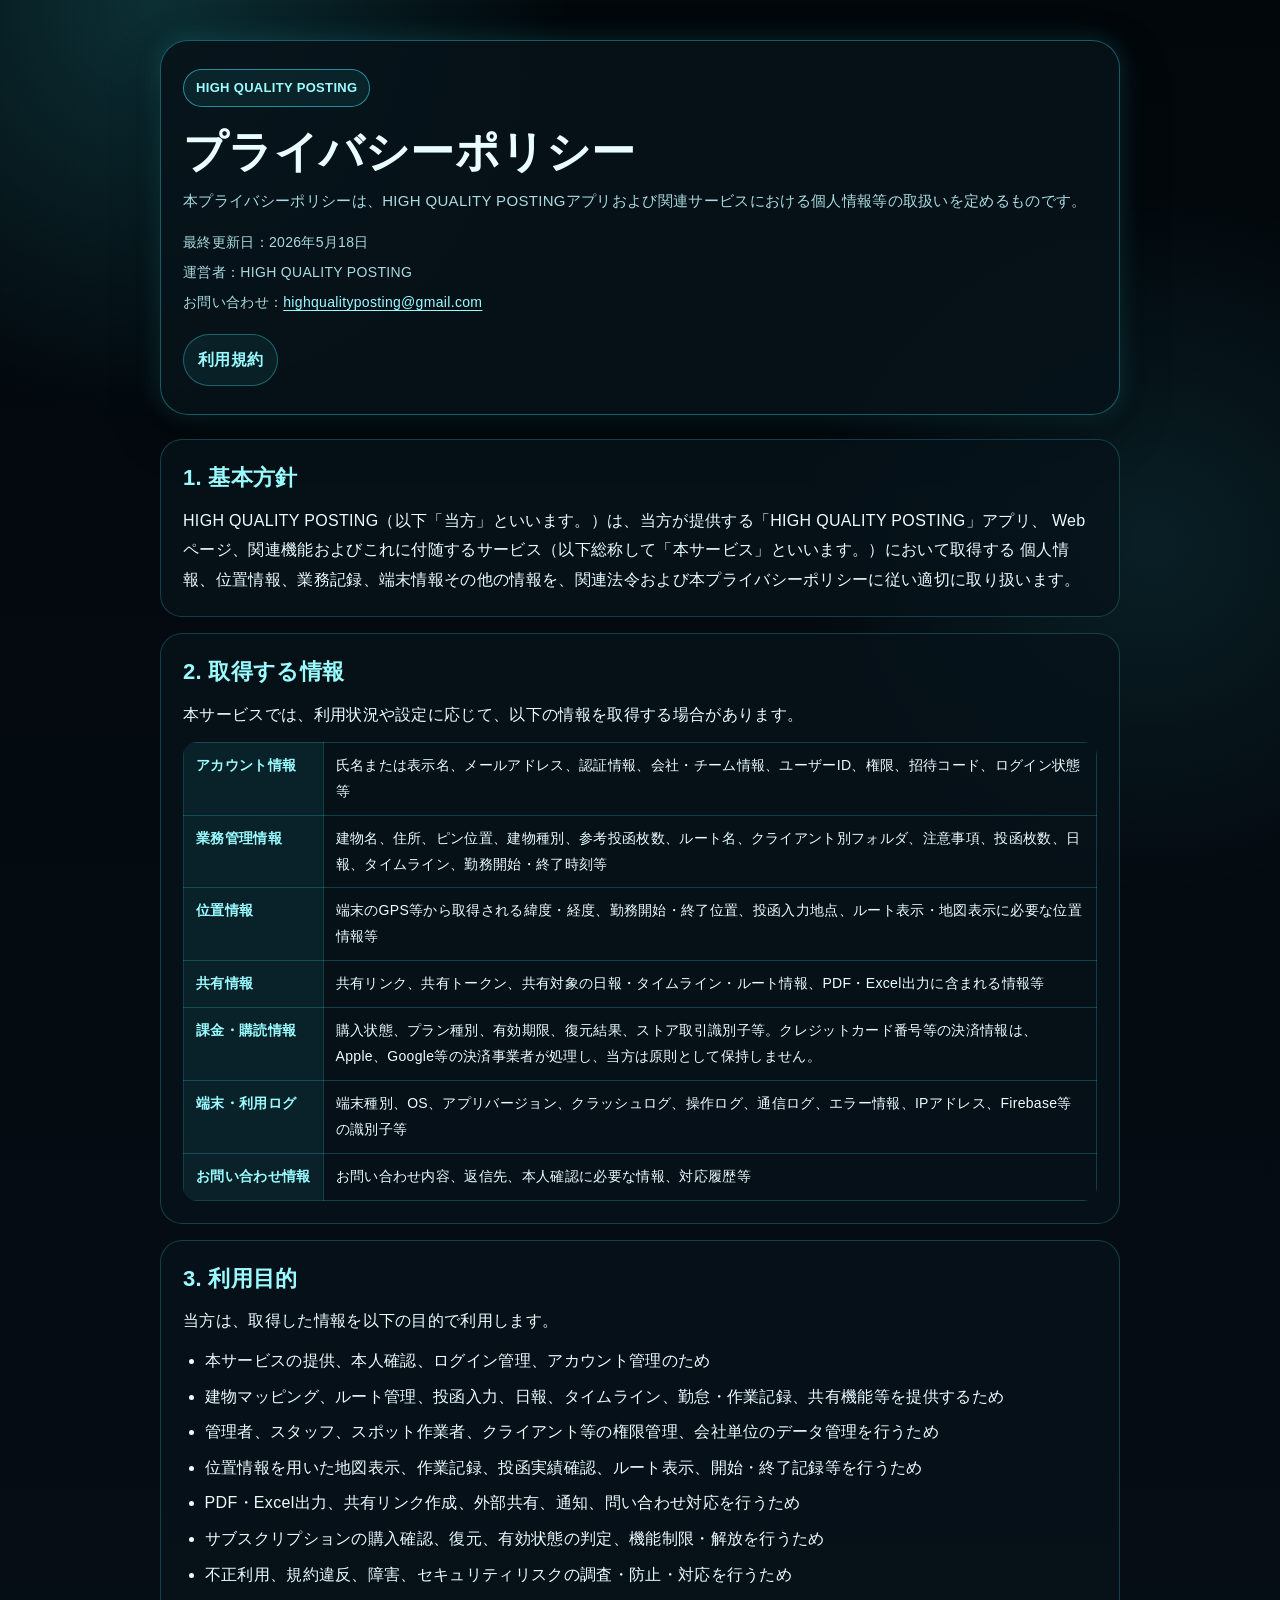
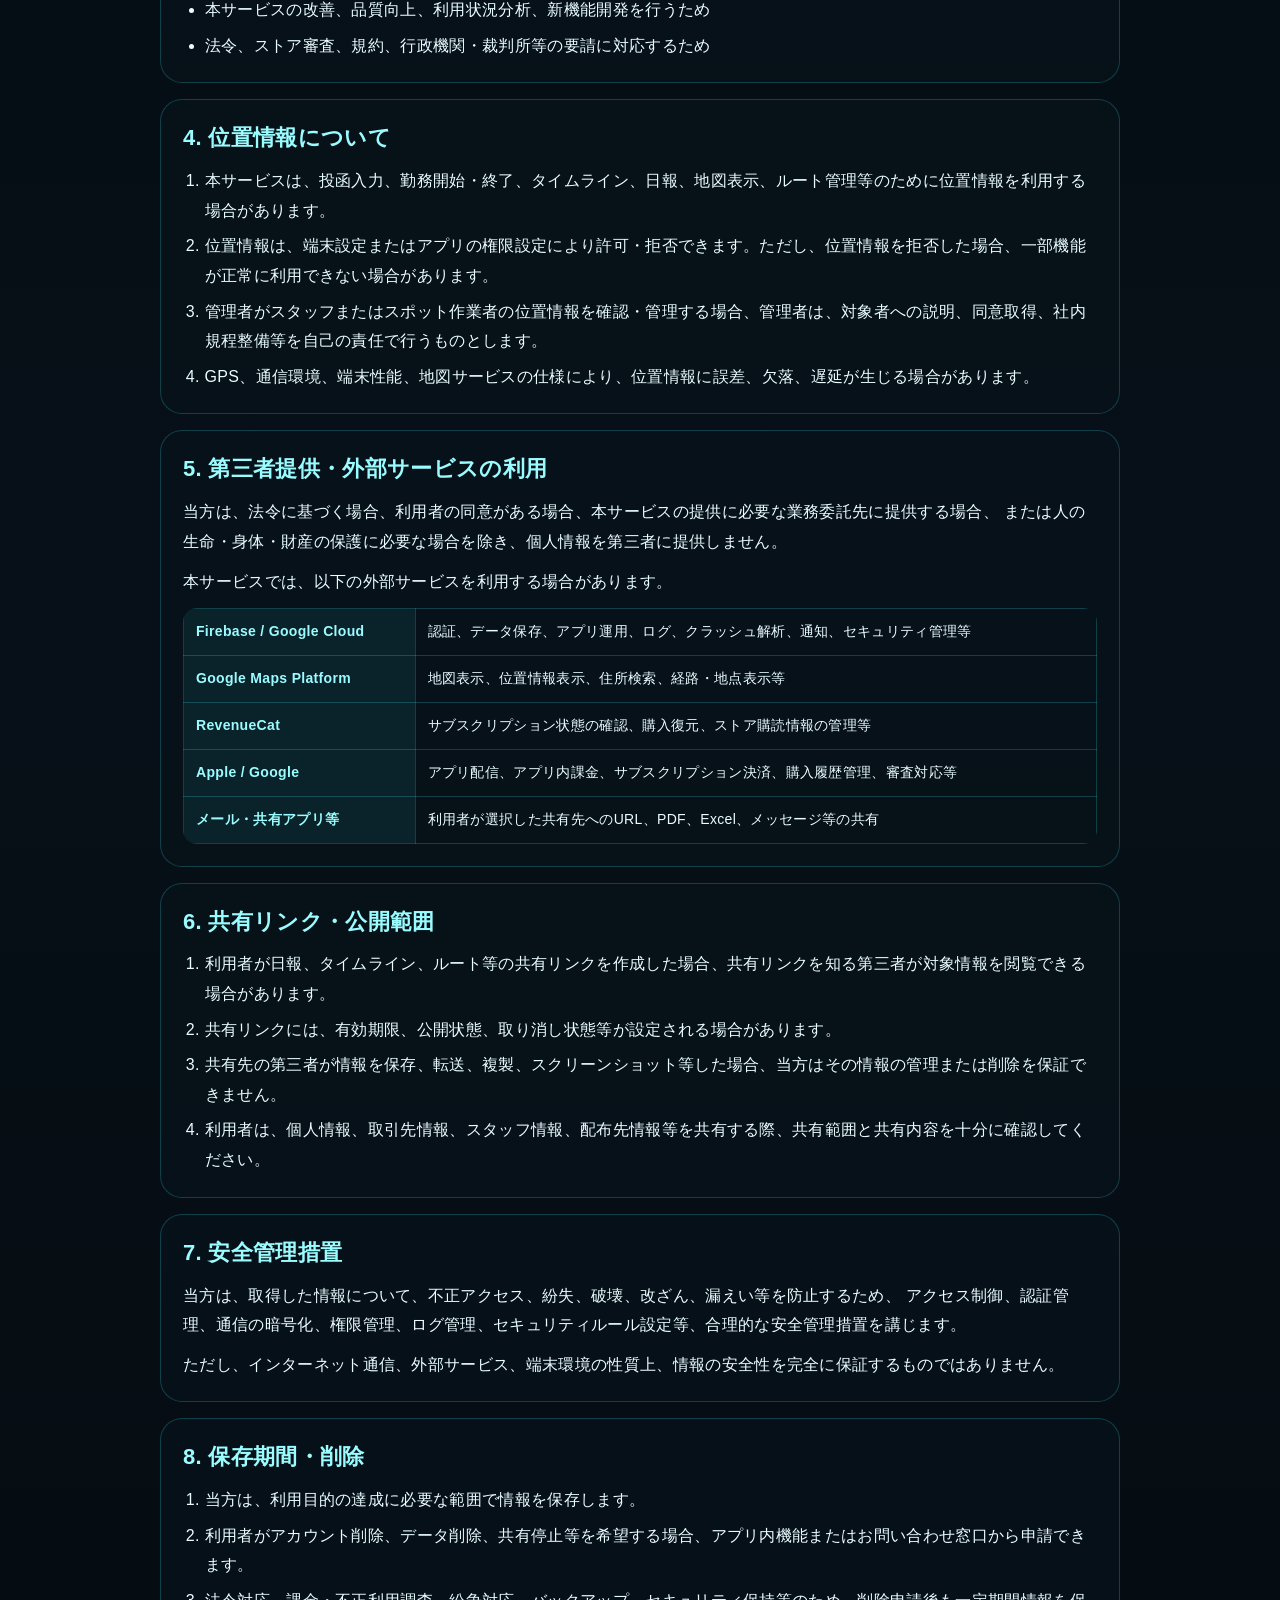
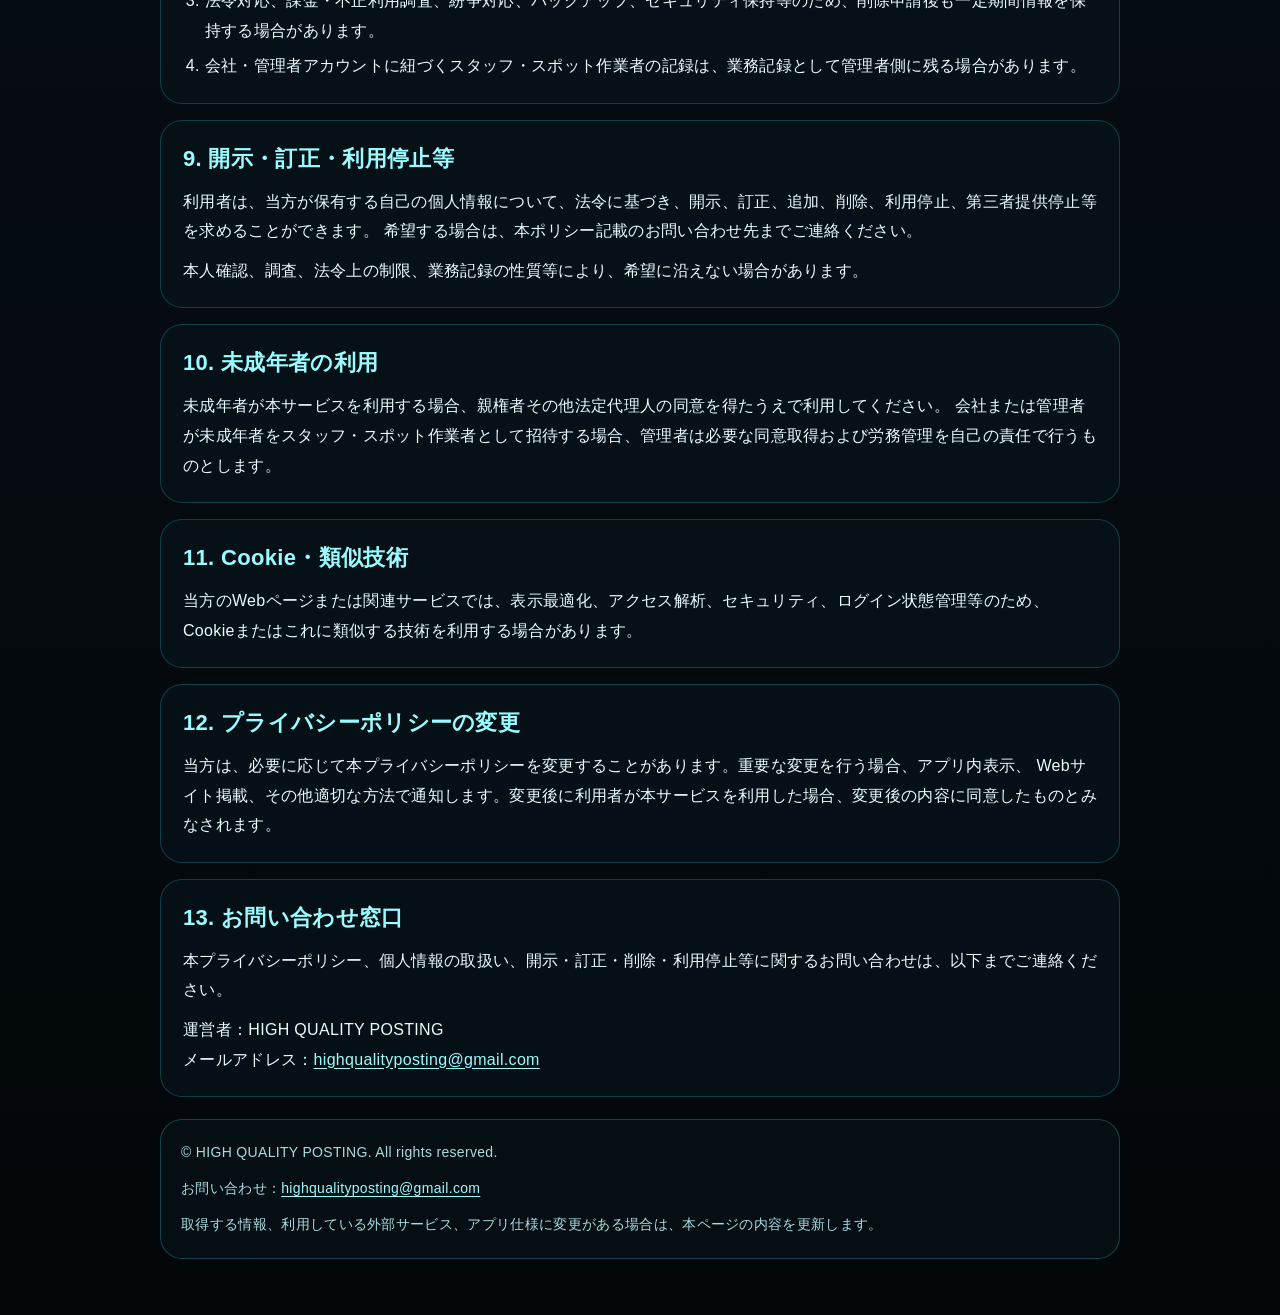
<file: privacy/index.html>
<!doctype html>
<html lang="ja">
<head>
  <meta charset="utf-8" />
  <meta name="viewport" content="width=device-width, initial-scale=1" />
  <title>プライバシーポリシー | HIGH QUALITY POSTING</title>
  <meta name="description" content="HIGH QUALITY POSTINGアプリのプライバシーポリシーです。" />
  <style>
    :root {
      --bg: #02070b;
      --panel: #07131a;
      --panel-2: #0a1b23;
      --text: #eafdff;
      --muted: #a9dce1;
      --line: rgba(57, 231, 242, .35);
      --accent: #39e7f2;
      --accent-2: #9afcff;
      --danger: #ffdf9a;
    }

    * {
      box-sizing: border-box;
    }

    body {
      margin: 0;
      color: var(--text);
      background:
        radial-gradient(circle at 12% 0%, rgba(57, 231, 242, .18), transparent 26rem),
        radial-gradient(circle at 90% 12%, rgba(57, 231, 242, .10), transparent 22rem),
        linear-gradient(180deg, #02070b 0%, #071018 48%, #03070a 100%);
      font-family: -apple-system, BlinkMacSystemFont, "Hiragino Sans", "Hiragino Kaku Gothic ProN",
        "Yu Gothic", "YuGothic", "Noto Sans JP", Meiryo, sans-serif;
      line-height: 1.85;
      letter-spacing: .02em;
    }

    a {
      color: var(--accent-2);
      text-decoration: underline;
      text-underline-offset: .18em;
    }

    .wrap {
      width: min(960px, calc(100% - 32px));
      margin: 0 auto;
      padding: 40px 0 56px;
    }

    .hero {
      padding: 28px 22px;
      border: 1px solid var(--line);
      border-radius: 28px;
      background: rgba(7, 19, 26, .88);
      box-shadow: 0 18px 48px rgba(0, 0, 0, .38), 0 0 24px rgba(57, 231, 242, .18);
    }

    .badge {
      display: inline-flex;
      align-items: center;
      gap: 8px;
      padding: 6px 12px;
      border: 1px solid rgba(57, 231, 242, .55);
      border-radius: 999px;
      color: var(--accent-2);
      background: rgba(57, 231, 242, .08);
      font-size: 13px;
      font-weight: 700;
    }

    h1 {
      margin: 18px 0 8px;
      font-size: clamp(28px, 5vw, 44px);
      line-height: 1.22;
      letter-spacing: .01em;
    }

    .lead {
      margin: 0;
      color: var(--muted);
      font-size: 15px;
    }

    .meta {
      margin-top: 16px;
      display: grid;
      gap: 4px;
      color: var(--muted);
      font-size: 14px;
    }

    .notice {
      margin-top: 18px;
      padding: 14px 16px;
      border: 1px solid rgba(255, 223, 154, .35);
      border-radius: 18px;
      color: #fff2cf;
      background: rgba(255, 223, 154, .07);
      font-size: 14px;
    }

    main {
      margin-top: 24px;
      display: grid;
      gap: 16px;
    }

    section {
      padding: 22px;
      border: 1px solid rgba(57, 231, 242, .22);
      border-radius: 22px;
      background: rgba(7, 19, 26, .78);
    }

    h2 {
      margin: 0 0 12px;
      color: var(--accent-2);
      font-size: 22px;
      line-height: 1.45;
    }

    p, ul, ol {
      margin-top: 0;
      margin-bottom: 0;
    }

    p + p,
    p + ul,
    p + ol,
    ul + p,
    ol + p {
      margin-top: 10px;
    }

    ul, ol {
      padding-left: 1.35em;
    }

    li + li {
      margin-top: 6px;
    }

    table {
      width: 100%;
      border-collapse: collapse;
      margin-top: 12px;
      overflow: hidden;
      border-radius: 14px;
      font-size: 14px;
    }

    th,
    td {
      border: 1px solid rgba(57, 231, 242, .22);
      padding: 10px 12px;
      vertical-align: top;
    }

    th {
      color: var(--accent-2);
      background: rgba(57, 231, 242, .08);
      text-align: left;
      white-space: nowrap;
    }

    .footer {
      margin-top: 22px;
      padding: 20px;
      border: 1px solid rgba(57, 231, 242, .25);
      border-radius: 22px;
      background: rgba(7, 19, 26, .65);
      color: var(--muted);
      font-size: 14px;
    }

    .nav {
      margin-top: 18px;
      display: flex;
      gap: 10px;
      flex-wrap: wrap;
    }

    .nav a {
      display: inline-flex;
      padding: 10px 14px;
      border: 1px solid rgba(57, 231, 242, .35);
      border-radius: 999px;
      background: rgba(57, 231, 242, .07);
      text-decoration: none;
      font-weight: 700;
    }

    @media (max-width: 640px) {
      .wrap {
        width: min(100% - 20px, 960px);
        padding: 20px 0 36px;
      }

      .hero,
      section {
        border-radius: 18px;
        padding: 18px;
      }

      h2 {
        font-size: 19px;
      }

      table,
      thead,
      tbody,
      tr,
      th,
      td {
        display: block;
      }

      tr + tr {
        margin-top: 10px;
      }

      th {
        border-bottom: 0;
      }
    }
  </style>
</head>
<body>
  <div class="wrap">
    <header class="hero">
      <span class="badge">HIGH QUALITY POSTING</span>
      <h1>プライバシーポリシー</h1>
      <p class="lead">
        本プライバシーポリシーは、HIGH QUALITY POSTINGアプリおよび関連サービスにおける個人情報等の取扱いを定めるものです。
      </p>
      <div class="meta">
        <span>最終更新日：2026年5月18日</span>
        <span>運営者：HIGH QUALITY POSTING</span>
        <span>お問い合わせ：<a href="mailto:highqualityposting@gmail.com">highqualityposting@gmail.com</a></span>
      </div>
      <nav class="nav" aria-label="関連ページ">
        <a href="/terms/">利用規約</a>
      </nav>
    </header>

    <main>
      <section>
        <h2>1. 基本方針</h2>
        <p>
          HIGH QUALITY POSTING（以下「当方」といいます。）は、当方が提供する「HIGH QUALITY POSTING」アプリ、
          Webページ、関連機能およびこれに付随するサービス（以下総称して「本サービス」といいます。）において取得する
          個人情報、位置情報、業務記録、端末情報その他の情報を、関連法令および本プライバシーポリシーに従い適切に取り扱います。
        </p>
      </section>

      <section>
        <h2>2. 取得する情報</h2>
        <p>本サービスでは、利用状況や設定に応じて、以下の情報を取得する場合があります。</p>
        <table>
          <tbody>
            <tr>
              <th>アカウント情報</th>
              <td>氏名または表示名、メールアドレス、認証情報、会社・チーム情報、ユーザーID、権限、招待コード、ログイン状態等</td>
            </tr>
            <tr>
              <th>業務管理情報</th>
              <td>建物名、住所、ピン位置、建物種別、参考投函枚数、ルート名、クライアント別フォルダ、注意事項、投函枚数、日報、タイムライン、勤務開始・終了時刻等</td>
            </tr>
            <tr>
              <th>位置情報</th>
              <td>端末のGPS等から取得される緯度・経度、勤務開始・終了位置、投函入力地点、ルート表示・地図表示に必要な位置情報等</td>
            </tr>
            <tr>
              <th>共有情報</th>
              <td>共有リンク、共有トークン、共有対象の日報・タイムライン・ルート情報、PDF・Excel出力に含まれる情報等</td>
            </tr>
            <tr>
              <th>課金・購読情報</th>
              <td>購入状態、プラン種別、有効期限、復元結果、ストア取引識別子等。クレジットカード番号等の決済情報は、Apple、Google等の決済事業者が処理し、当方は原則として保持しません。</td>
            </tr>
            <tr>
              <th>端末・利用ログ</th>
              <td>端末種別、OS、アプリバージョン、クラッシュログ、操作ログ、通信ログ、エラー情報、IPアドレス、Firebase等の識別子等</td>
            </tr>
            <tr>
              <th>お問い合わせ情報</th>
              <td>お問い合わせ内容、返信先、本人確認に必要な情報、対応履歴等</td>
            </tr>
          </tbody>
        </table>
      </section>

      <section>
        <h2>3. 利用目的</h2>
        <p>当方は、取得した情報を以下の目的で利用します。</p>
        <ul>
          <li>本サービスの提供、本人確認、ログイン管理、アカウント管理のため</li>
          <li>建物マッピング、ルート管理、投函入力、日報、タイムライン、勤怠・作業記録、共有機能等を提供するため</li>
          <li>管理者、スタッフ、スポット作業者、クライアント等の権限管理、会社単位のデータ管理を行うため</li>
          <li>位置情報を用いた地図表示、作業記録、投函実績確認、ルート表示、開始・終了記録等を行うため</li>
          <li>PDF・Excel出力、共有リンク作成、外部共有、通知、問い合わせ対応を行うため</li>
          <li>サブスクリプションの購入確認、復元、有効状態の判定、機能制限・解放を行うため</li>
          <li>不正利用、規約違反、障害、セキュリティリスクの調査・防止・対応を行うため</li>
          <li>本サービスの改善、品質向上、利用状況分析、新機能開発を行うため</li>
          <li>法令、ストア審査、規約、行政機関・裁判所等の要請に対応するため</li>
        </ul>
      </section>

      <section>
        <h2>4. 位置情報について</h2>
        <ol>
          <li>本サービスは、投函入力、勤務開始・終了、タイムライン、日報、地図表示、ルート管理等のために位置情報を利用する場合があります。</li>
          <li>位置情報は、端末設定またはアプリの権限設定により許可・拒否できます。ただし、位置情報を拒否した場合、一部機能が正常に利用できない場合があります。</li>
          <li>管理者がスタッフまたはスポット作業者の位置情報を確認・管理する場合、管理者は、対象者への説明、同意取得、社内規程整備等を自己の責任で行うものとします。</li>
          <li>GPS、通信環境、端末性能、地図サービスの仕様により、位置情報に誤差、欠落、遅延が生じる場合があります。</li>
        </ol>
      </section>

      <section>
        <h2>5. 第三者提供・外部サービスの利用</h2>
        <p>
          当方は、法令に基づく場合、利用者の同意がある場合、本サービスの提供に必要な業務委託先に提供する場合、
          または人の生命・身体・財産の保護に必要な場合を除き、個人情報を第三者に提供しません。
        </p>
        <p>本サービスでは、以下の外部サービスを利用する場合があります。</p>
        <table>
          <tbody>
            <tr>
              <th>Firebase / Google Cloud</th>
              <td>認証、データ保存、アプリ運用、ログ、クラッシュ解析、通知、セキュリティ管理等</td>
            </tr>
            <tr>
              <th>Google Maps Platform</th>
              <td>地図表示、位置情報表示、住所検索、経路・地点表示等</td>
            </tr>
            <tr>
              <th>RevenueCat</th>
              <td>サブスクリプション状態の確認、購入復元、ストア購読情報の管理等</td>
            </tr>
            <tr>
              <th>Apple / Google</th>
              <td>アプリ配信、アプリ内課金、サブスクリプション決済、購入履歴管理、審査対応等</td>
            </tr>
            <tr>
              <th>メール・共有アプリ等</th>
              <td>利用者が選択した共有先へのURL、PDF、Excel、メッセージ等の共有</td>
            </tr>
          </tbody>
        </table>
      </section>

      <section>
        <h2>6. 共有リンク・公開範囲</h2>
        <ol>
          <li>利用者が日報、タイムライン、ルート等の共有リンクを作成した場合、共有リンクを知る第三者が対象情報を閲覧できる場合があります。</li>
          <li>共有リンクには、有効期限、公開状態、取り消し状態等が設定される場合があります。</li>
          <li>共有先の第三者が情報を保存、転送、複製、スクリーンショット等した場合、当方はその情報の管理または削除を保証できません。</li>
          <li>利用者は、個人情報、取引先情報、スタッフ情報、配布先情報等を共有する際、共有範囲と共有内容を十分に確認してください。</li>
        </ol>
      </section>

      <section>
        <h2>7. 安全管理措置</h2>
        <p>
          当方は、取得した情報について、不正アクセス、紛失、破壊、改ざん、漏えい等を防止するため、
          アクセス制御、認証管理、通信の暗号化、権限管理、ログ管理、セキュリティルール設定等、合理的な安全管理措置を講じます。
        </p>
        <p>
          ただし、インターネット通信、外部サービス、端末環境の性質上、情報の安全性を完全に保証するものではありません。
        </p>
      </section>

      <section>
        <h2>8. 保存期間・削除</h2>
        <ol>
          <li>当方は、利用目的の達成に必要な範囲で情報を保存します。</li>
          <li>利用者がアカウント削除、データ削除、共有停止等を希望する場合、アプリ内機能またはお問い合わせ窓口から申請できます。</li>
          <li>法令対応、課金・不正利用調査、紛争対応、バックアップ、セキュリティ保持等のため、削除申請後も一定期間情報を保持する場合があります。</li>
          <li>会社・管理者アカウントに紐づくスタッフ・スポット作業者の記録は、業務記録として管理者側に残る場合があります。</li>
        </ol>
      </section>

      <section>
        <h2>9. 開示・訂正・利用停止等</h2>
        <p>
          利用者は、当方が保有する自己の個人情報について、法令に基づき、開示、訂正、追加、削除、利用停止、第三者提供停止等を求めることができます。
          希望する場合は、本ポリシー記載のお問い合わせ先までご連絡ください。
        </p>
        <p>
          本人確認、調査、法令上の制限、業務記録の性質等により、希望に沿えない場合があります。
        </p>
      </section>

      <section>
        <h2>10. 未成年者の利用</h2>
        <p>
          未成年者が本サービスを利用する場合、親権者その他法定代理人の同意を得たうえで利用してください。
          会社または管理者が未成年者をスタッフ・スポット作業者として招待する場合、管理者は必要な同意取得および労務管理を自己の責任で行うものとします。
        </p>
      </section>

      <section>
        <h2>11. Cookie・類似技術</h2>
        <p>
          当方のWebページまたは関連サービスでは、表示最適化、アクセス解析、セキュリティ、ログイン状態管理等のため、
          Cookieまたはこれに類似する技術を利用する場合があります。
        </p>
      </section>

      <section>
        <h2>12. プライバシーポリシーの変更</h2>
        <p>
          当方は、必要に応じて本プライバシーポリシーを変更することがあります。重要な変更を行う場合、アプリ内表示、
          Webサイト掲載、その他適切な方法で通知します。変更後に利用者が本サービスを利用した場合、変更後の内容に同意したものとみなされます。
        </p>
      </section>

      <section>
        <h2>13. お問い合わせ窓口</h2>
        <p>
          本プライバシーポリシー、個人情報の取扱い、開示・訂正・削除・利用停止等に関するお問い合わせは、以下までご連絡ください。
        </p>
        <p>
          運営者：HIGH QUALITY POSTING<br />
          メールアドレス：<a href="mailto:highqualityposting@gmail.com">highqualityposting@gmail.com</a>
        </p>
      </section>
    </main>

    <footer class="footer">
      <p>© HIGH QUALITY POSTING. All rights reserved.</p>
      <p>お問い合わせ：<a href="mailto:highqualityposting@gmail.com">highqualityposting@gmail.com</a></p>
      <p>取得する情報、利用している外部サービス、アプリ仕様に変更がある場合は、本ページの内容を更新します。</p>
    </footer>
  </div>
</body>
</html>
</file>
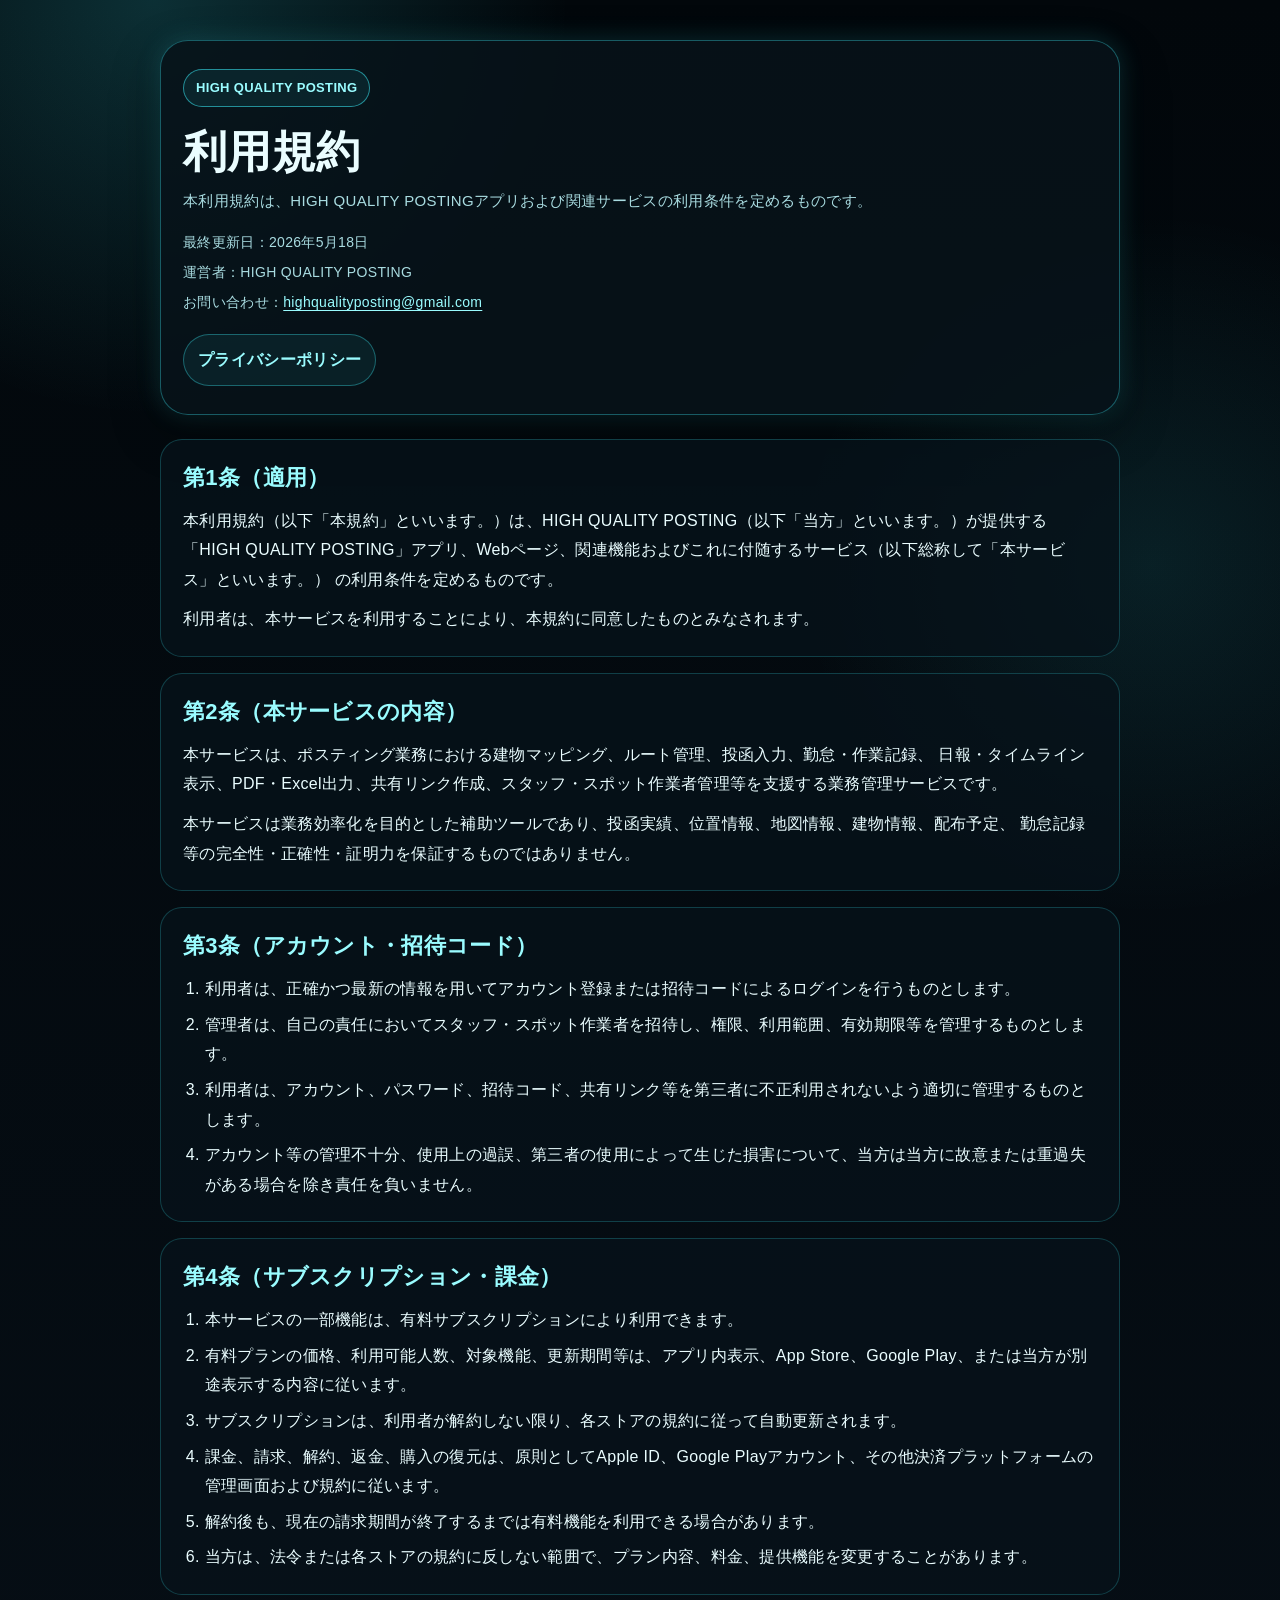
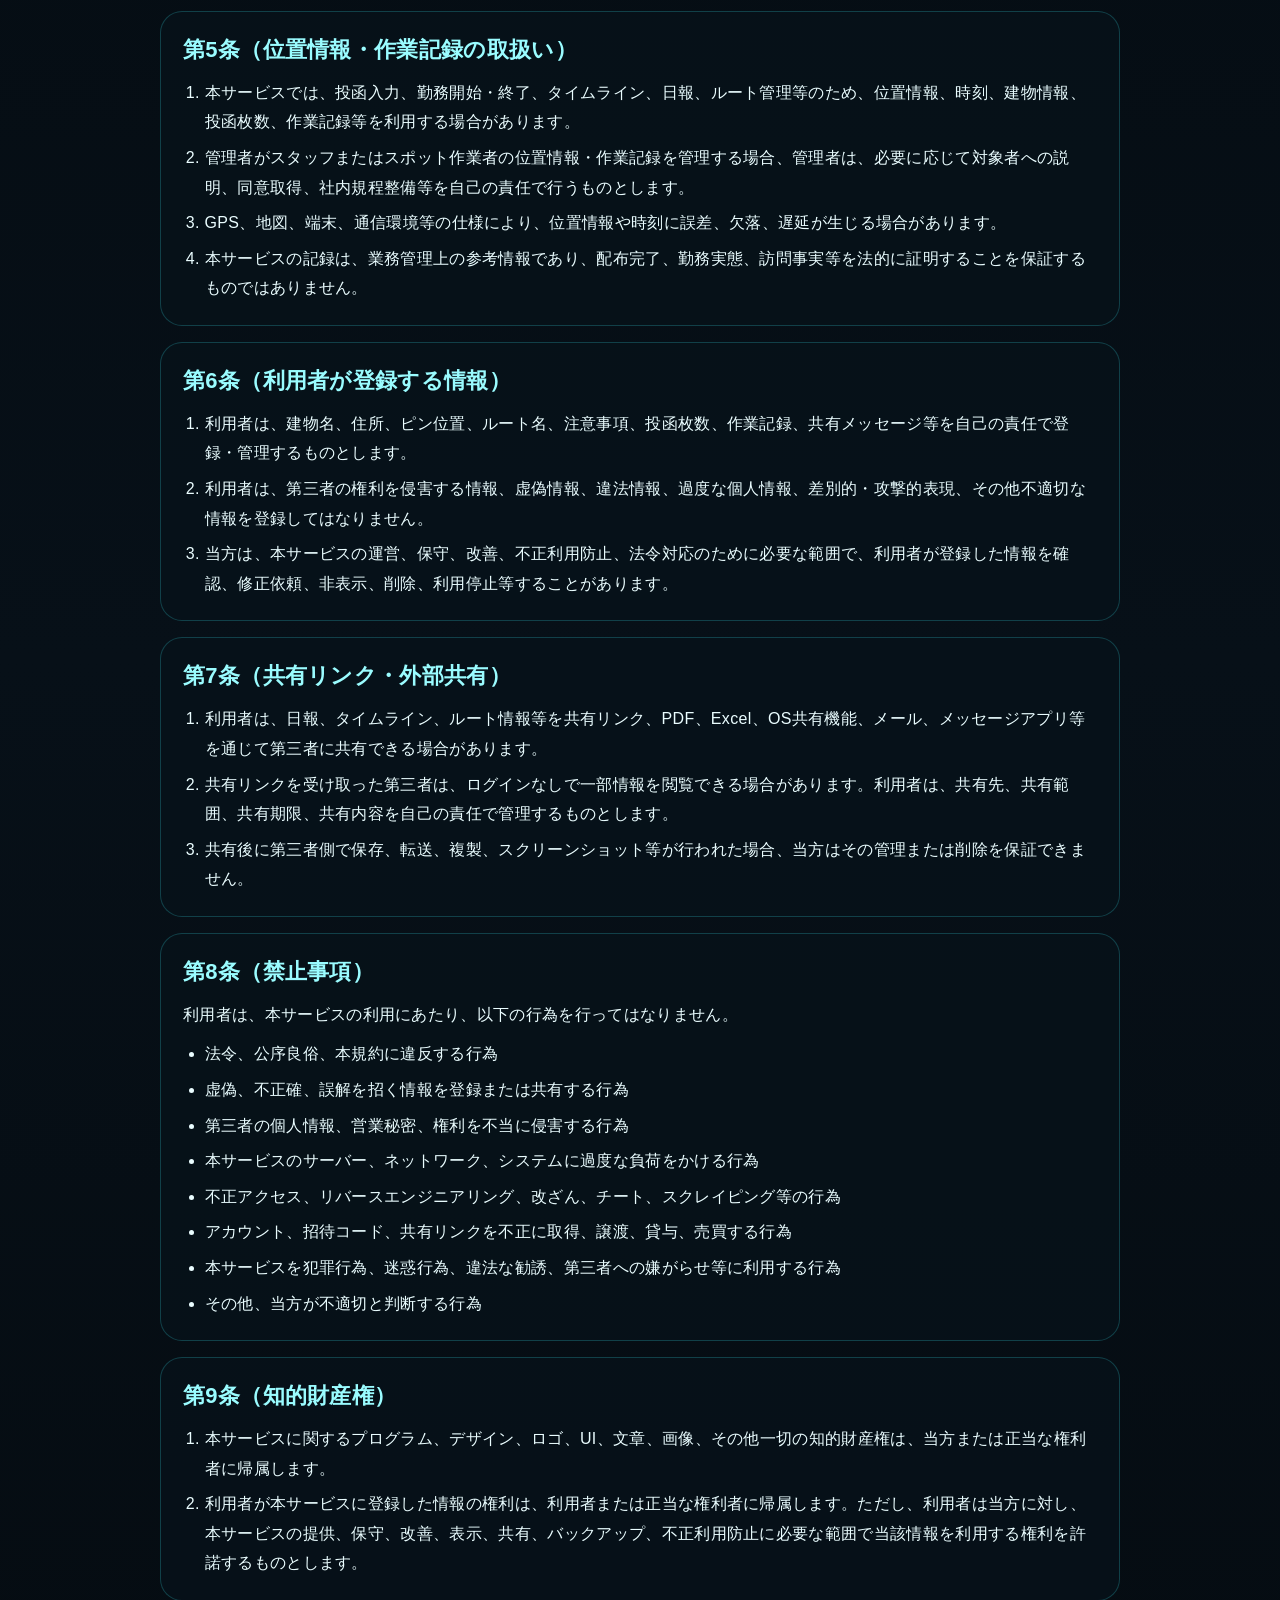
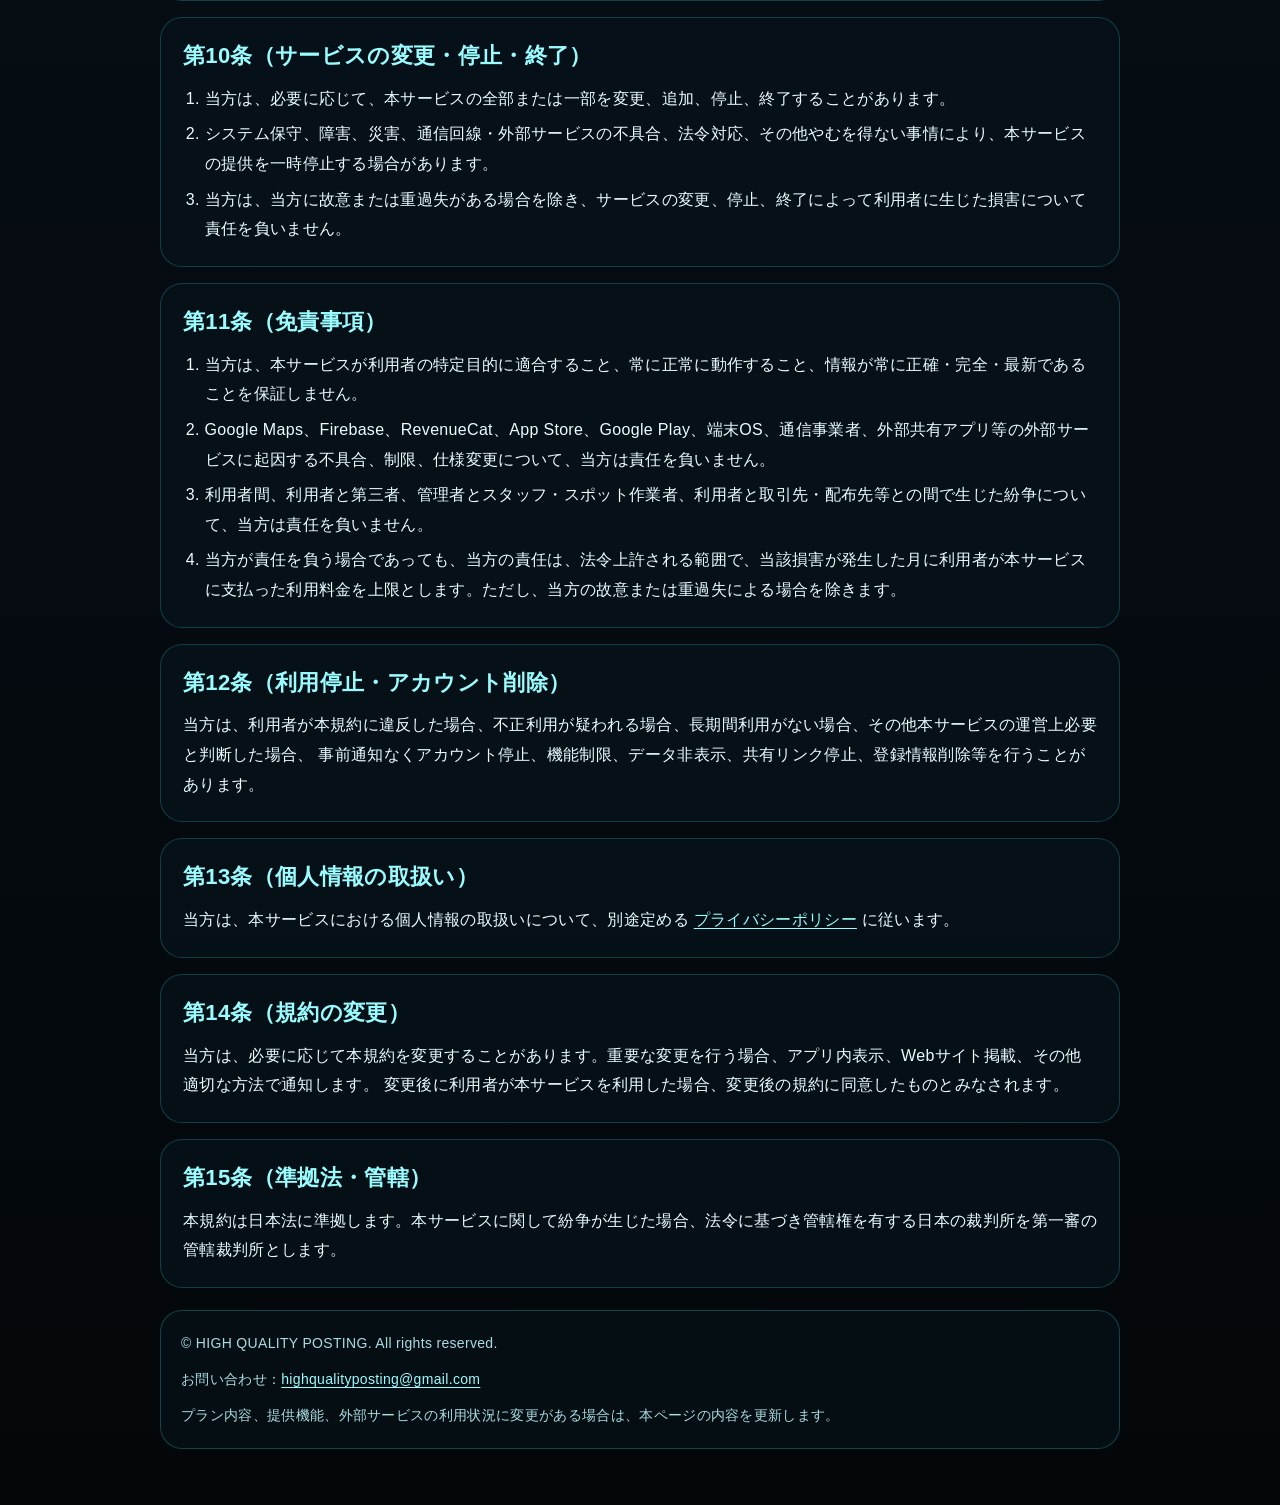
<file: terms/index.html>
<!doctype html>
<html lang="ja">
<head>
  <meta charset="utf-8" />
  <meta name="viewport" content="width=device-width, initial-scale=1" />
  <title>利用規約 | HIGH QUALITY POSTING</title>
  <meta name="description" content="HIGH QUALITY POSTINGアプリの利用規約です。" />
  <style>
    :root {
      --bg: #02070b;
      --panel: #07131a;
      --panel-2: #0a1b23;
      --text: #eafdff;
      --muted: #a9dce1;
      --line: rgba(57, 231, 242, .35);
      --accent: #39e7f2;
      --accent-2: #9afcff;
      --danger: #ffdf9a;
    }

    * {
      box-sizing: border-box;
    }

    body {
      margin: 0;
      color: var(--text);
      background:
        radial-gradient(circle at 12% 0%, rgba(57, 231, 242, .18), transparent 26rem),
        radial-gradient(circle at 90% 12%, rgba(57, 231, 242, .10), transparent 22rem),
        linear-gradient(180deg, #02070b 0%, #071018 48%, #03070a 100%);
      font-family: -apple-system, BlinkMacSystemFont, "Hiragino Sans", "Hiragino Kaku Gothic ProN",
        "Yu Gothic", "YuGothic", "Noto Sans JP", Meiryo, sans-serif;
      line-height: 1.85;
      letter-spacing: .02em;
    }

    a {
      color: var(--accent-2);
      text-decoration: underline;
      text-underline-offset: .18em;
    }

    .wrap {
      width: min(960px, calc(100% - 32px));
      margin: 0 auto;
      padding: 40px 0 56px;
    }

    .hero {
      padding: 28px 22px;
      border: 1px solid var(--line);
      border-radius: 28px;
      background: rgba(7, 19, 26, .88);
      box-shadow: 0 18px 48px rgba(0, 0, 0, .38), 0 0 24px rgba(57, 231, 242, .18);
    }

    .badge {
      display: inline-flex;
      align-items: center;
      gap: 8px;
      padding: 6px 12px;
      border: 1px solid rgba(57, 231, 242, .55);
      border-radius: 999px;
      color: var(--accent-2);
      background: rgba(57, 231, 242, .08);
      font-size: 13px;
      font-weight: 700;
    }

    h1 {
      margin: 18px 0 8px;
      font-size: clamp(28px, 5vw, 44px);
      line-height: 1.22;
      letter-spacing: .01em;
    }

    .lead {
      margin: 0;
      color: var(--muted);
      font-size: 15px;
    }

    .meta {
      margin-top: 16px;
      display: grid;
      gap: 4px;
      color: var(--muted);
      font-size: 14px;
    }

    .notice {
      margin-top: 18px;
      padding: 14px 16px;
      border: 1px solid rgba(255, 223, 154, .35);
      border-radius: 18px;
      color: #fff2cf;
      background: rgba(255, 223, 154, .07);
      font-size: 14px;
    }

    main {
      margin-top: 24px;
      display: grid;
      gap: 16px;
    }

    section {
      padding: 22px;
      border: 1px solid rgba(57, 231, 242, .22);
      border-radius: 22px;
      background: rgba(7, 19, 26, .78);
    }

    h2 {
      margin: 0 0 12px;
      color: var(--accent-2);
      font-size: 22px;
      line-height: 1.45;
    }

    p, ul, ol {
      margin-top: 0;
      margin-bottom: 0;
    }

    p + p,
    p + ul,
    p + ol,
    ul + p,
    ol + p {
      margin-top: 10px;
    }

    ul, ol {
      padding-left: 1.35em;
    }

    li + li {
      margin-top: 6px;
    }

    .footer {
      margin-top: 22px;
      padding: 20px;
      border: 1px solid rgba(57, 231, 242, .25);
      border-radius: 22px;
      background: rgba(7, 19, 26, .65);
      color: var(--muted);
      font-size: 14px;
    }

    .nav {
      margin-top: 18px;
      display: flex;
      gap: 10px;
      flex-wrap: wrap;
    }

    .nav a {
      display: inline-flex;
      padding: 10px 14px;
      border: 1px solid rgba(57, 231, 242, .35);
      border-radius: 999px;
      background: rgba(57, 231, 242, .07);
      text-decoration: none;
      font-weight: 700;
    }

    @media (max-width: 640px) {
      .wrap {
        width: min(100% - 20px, 960px);
        padding: 20px 0 36px;
      }

      .hero,
      section {
        border-radius: 18px;
        padding: 18px;
      }

      h2 {
        font-size: 19px;
      }
    }
  </style>
</head>
<body>
  <div class="wrap">
    <header class="hero">
      <span class="badge">HIGH QUALITY POSTING</span>
      <h1>利用規約</h1>
      <p class="lead">
        本利用規約は、HIGH QUALITY POSTINGアプリおよび関連サービスの利用条件を定めるものです。
      </p>
      <div class="meta">
        <span>最終更新日：2026年5月18日</span>
        <span>運営者：HIGH QUALITY POSTING</span>
        <span>お問い合わせ：<a href="mailto:highqualityposting@gmail.com">highqualityposting@gmail.com</a></span>
      </div>
      <nav class="nav" aria-label="関連ページ">
        <a href="/privacy/">プライバシーポリシー</a>
      </nav>
    </header>

    <main>
      <section>
        <h2>第1条（適用）</h2>
        <p>
          本利用規約（以下「本規約」といいます。）は、HIGH QUALITY POSTING（以下「当方」といいます。）が提供する
          「HIGH QUALITY POSTING」アプリ、Webページ、関連機能およびこれに付随するサービス（以下総称して「本サービス」といいます。）
          の利用条件を定めるものです。
        </p>
        <p>
          利用者は、本サービスを利用することにより、本規約に同意したものとみなされます。
        </p>
      </section>

      <section>
        <h2>第2条（本サービスの内容）</h2>
        <p>
          本サービスは、ポスティング業務における建物マッピング、ルート管理、投函入力、勤怠・作業記録、
          日報・タイムライン表示、PDF・Excel出力、共有リンク作成、スタッフ・スポット作業者管理等を支援する業務管理サービスです。
        </p>
        <p>
          本サービスは業務効率化を目的とした補助ツールであり、投函実績、位置情報、地図情報、建物情報、配布予定、
          勤怠記録等の完全性・正確性・証明力を保証するものではありません。
        </p>
      </section>

      <section>
        <h2>第3条（アカウント・招待コード）</h2>
        <ol>
          <li>利用者は、正確かつ最新の情報を用いてアカウント登録または招待コードによるログインを行うものとします。</li>
          <li>管理者は、自己の責任においてスタッフ・スポット作業者を招待し、権限、利用範囲、有効期限等を管理するものとします。</li>
          <li>利用者は、アカウント、パスワード、招待コード、共有リンク等を第三者に不正利用されないよう適切に管理するものとします。</li>
          <li>アカウント等の管理不十分、使用上の過誤、第三者の使用によって生じた損害について、当方は当方に故意または重過失がある場合を除き責任を負いません。</li>
        </ol>
      </section>

      <section>
        <h2>第4条（サブスクリプション・課金）</h2>
        <ol>
          <li>本サービスの一部機能は、有料サブスクリプションにより利用できます。</li>
          <li>有料プランの価格、利用可能人数、対象機能、更新期間等は、アプリ内表示、App Store、Google Play、または当方が別途表示する内容に従います。</li>
          <li>サブスクリプションは、利用者が解約しない限り、各ストアの規約に従って自動更新されます。</li>
          <li>課金、請求、解約、返金、購入の復元は、原則としてApple ID、Google Playアカウント、その他決済プラットフォームの管理画面および規約に従います。</li>
          <li>解約後も、現在の請求期間が終了するまでは有料機能を利用できる場合があります。</li>
          <li>当方は、法令または各ストアの規約に反しない範囲で、プラン内容、料金、提供機能を変更することがあります。</li>
        </ol>
      </section>

      <section>
        <h2>第5条（位置情報・作業記録の取扱い）</h2>
        <ol>
          <li>本サービスでは、投函入力、勤務開始・終了、タイムライン、日報、ルート管理等のため、位置情報、時刻、建物情報、投函枚数、作業記録等を利用する場合があります。</li>
          <li>管理者がスタッフまたはスポット作業者の位置情報・作業記録を管理する場合、管理者は、必要に応じて対象者への説明、同意取得、社内規程整備等を自己の責任で行うものとします。</li>
          <li>GPS、地図、端末、通信環境等の仕様により、位置情報や時刻に誤差、欠落、遅延が生じる場合があります。</li>
          <li>本サービスの記録は、業務管理上の参考情報であり、配布完了、勤務実態、訪問事実等を法的に証明することを保証するものではありません。</li>
        </ol>
      </section>

      <section>
        <h2>第6条（利用者が登録する情報）</h2>
        <ol>
          <li>利用者は、建物名、住所、ピン位置、ルート名、注意事項、投函枚数、作業記録、共有メッセージ等を自己の責任で登録・管理するものとします。</li>
          <li>利用者は、第三者の権利を侵害する情報、虚偽情報、違法情報、過度な個人情報、差別的・攻撃的表現、その他不適切な情報を登録してはなりません。</li>
          <li>当方は、本サービスの運営、保守、改善、不正利用防止、法令対応のために必要な範囲で、利用者が登録した情報を確認、修正依頼、非表示、削除、利用停止等することがあります。</li>
        </ol>
      </section>

      <section>
        <h2>第7条（共有リンク・外部共有）</h2>
        <ol>
          <li>利用者は、日報、タイムライン、ルート情報等を共有リンク、PDF、Excel、OS共有機能、メール、メッセージアプリ等を通じて第三者に共有できる場合があります。</li>
          <li>共有リンクを受け取った第三者は、ログインなしで一部情報を閲覧できる場合があります。利用者は、共有先、共有範囲、共有期限、共有内容を自己の責任で管理するものとします。</li>
          <li>共有後に第三者側で保存、転送、複製、スクリーンショット等が行われた場合、当方はその管理または削除を保証できません。</li>
        </ol>
      </section>

      <section>
        <h2>第8条（禁止事項）</h2>
        <p>利用者は、本サービスの利用にあたり、以下の行為を行ってはなりません。</p>
        <ul>
          <li>法令、公序良俗、本規約に違反する行為</li>
          <li>虚偽、不正確、誤解を招く情報を登録または共有する行為</li>
          <li>第三者の個人情報、営業秘密、権利を不当に侵害する行為</li>
          <li>本サービスのサーバー、ネットワーク、システムに過度な負荷をかける行為</li>
          <li>不正アクセス、リバースエンジニアリング、改ざん、チート、スクレイピング等の行為</li>
          <li>アカウント、招待コード、共有リンクを不正に取得、譲渡、貸与、売買する行為</li>
          <li>本サービスを犯罪行為、迷惑行為、違法な勧誘、第三者への嫌がらせ等に利用する行為</li>
          <li>その他、当方が不適切と判断する行為</li>
        </ul>
      </section>

      <section>
        <h2>第9条（知的財産権）</h2>
        <ol>
          <li>本サービスに関するプログラム、デザイン、ロゴ、UI、文章、画像、その他一切の知的財産権は、当方または正当な権利者に帰属します。</li>
          <li>利用者が本サービスに登録した情報の権利は、利用者または正当な権利者に帰属します。ただし、利用者は当方に対し、本サービスの提供、保守、改善、表示、共有、バックアップ、不正利用防止に必要な範囲で当該情報を利用する権利を許諾するものとします。</li>
        </ol>
      </section>

      <section>
        <h2>第10条（サービスの変更・停止・終了）</h2>
        <ol>
          <li>当方は、必要に応じて、本サービスの全部または一部を変更、追加、停止、終了することがあります。</li>
          <li>システム保守、障害、災害、通信回線・外部サービスの不具合、法令対応、その他やむを得ない事情により、本サービスの提供を一時停止する場合があります。</li>
          <li>当方は、当方に故意または重過失がある場合を除き、サービスの変更、停止、終了によって利用者に生じた損害について責任を負いません。</li>
        </ol>
      </section>

      <section>
        <h2>第11条（免責事項）</h2>
        <ol>
          <li>当方は、本サービスが利用者の特定目的に適合すること、常に正常に動作すること、情報が常に正確・完全・最新であることを保証しません。</li>
          <li>Google Maps、Firebase、RevenueCat、App Store、Google Play、端末OS、通信事業者、外部共有アプリ等の外部サービスに起因する不具合、制限、仕様変更について、当方は責任を負いません。</li>
          <li>利用者間、利用者と第三者、管理者とスタッフ・スポット作業者、利用者と取引先・配布先等との間で生じた紛争について、当方は責任を負いません。</li>
          <li>当方が責任を負う場合であっても、当方の責任は、法令上許される範囲で、当該損害が発生した月に利用者が本サービスに支払った利用料金を上限とします。ただし、当方の故意または重過失による場合を除きます。</li>
        </ol>
      </section>

      <section>
        <h2>第12条（利用停止・アカウント削除）</h2>
        <p>
          当方は、利用者が本規約に違反した場合、不正利用が疑われる場合、長期間利用がない場合、その他本サービスの運営上必要と判断した場合、
          事前通知なくアカウント停止、機能制限、データ非表示、共有リンク停止、登録情報削除等を行うことがあります。
        </p>
      </section>

      <section>
        <h2>第13条（個人情報の取扱い）</h2>
        <p>
          当方は、本サービスにおける個人情報の取扱いについて、別途定める
          <a href="/privacy/">プライバシーポリシー</a> に従います。
        </p>
      </section>

      <section>
        <h2>第14条（規約の変更）</h2>
        <p>
          当方は、必要に応じて本規約を変更することがあります。重要な変更を行う場合、アプリ内表示、Webサイト掲載、その他適切な方法で通知します。
          変更後に利用者が本サービスを利用した場合、変更後の規約に同意したものとみなされます。
        </p>
      </section>

      <section>
        <h2>第15条（準拠法・管轄）</h2>
        <p>
          本規約は日本法に準拠します。本サービスに関して紛争が生じた場合、法令に基づき管轄権を有する日本の裁判所を第一審の管轄裁判所とします。
        </p>
      </section>
    </main>

    <footer class="footer">
      <p>© HIGH QUALITY POSTING. All rights reserved.</p>
      <p>お問い合わせ：<a href="mailto:highqualityposting@gmail.com">highqualityposting@gmail.com</a></p>
      <p>プラン内容、提供機能、外部サービスの利用状況に変更がある場合は、本ページの内容を更新します。</p>
    </footer>
  </div>
</body>
</html>
</file>
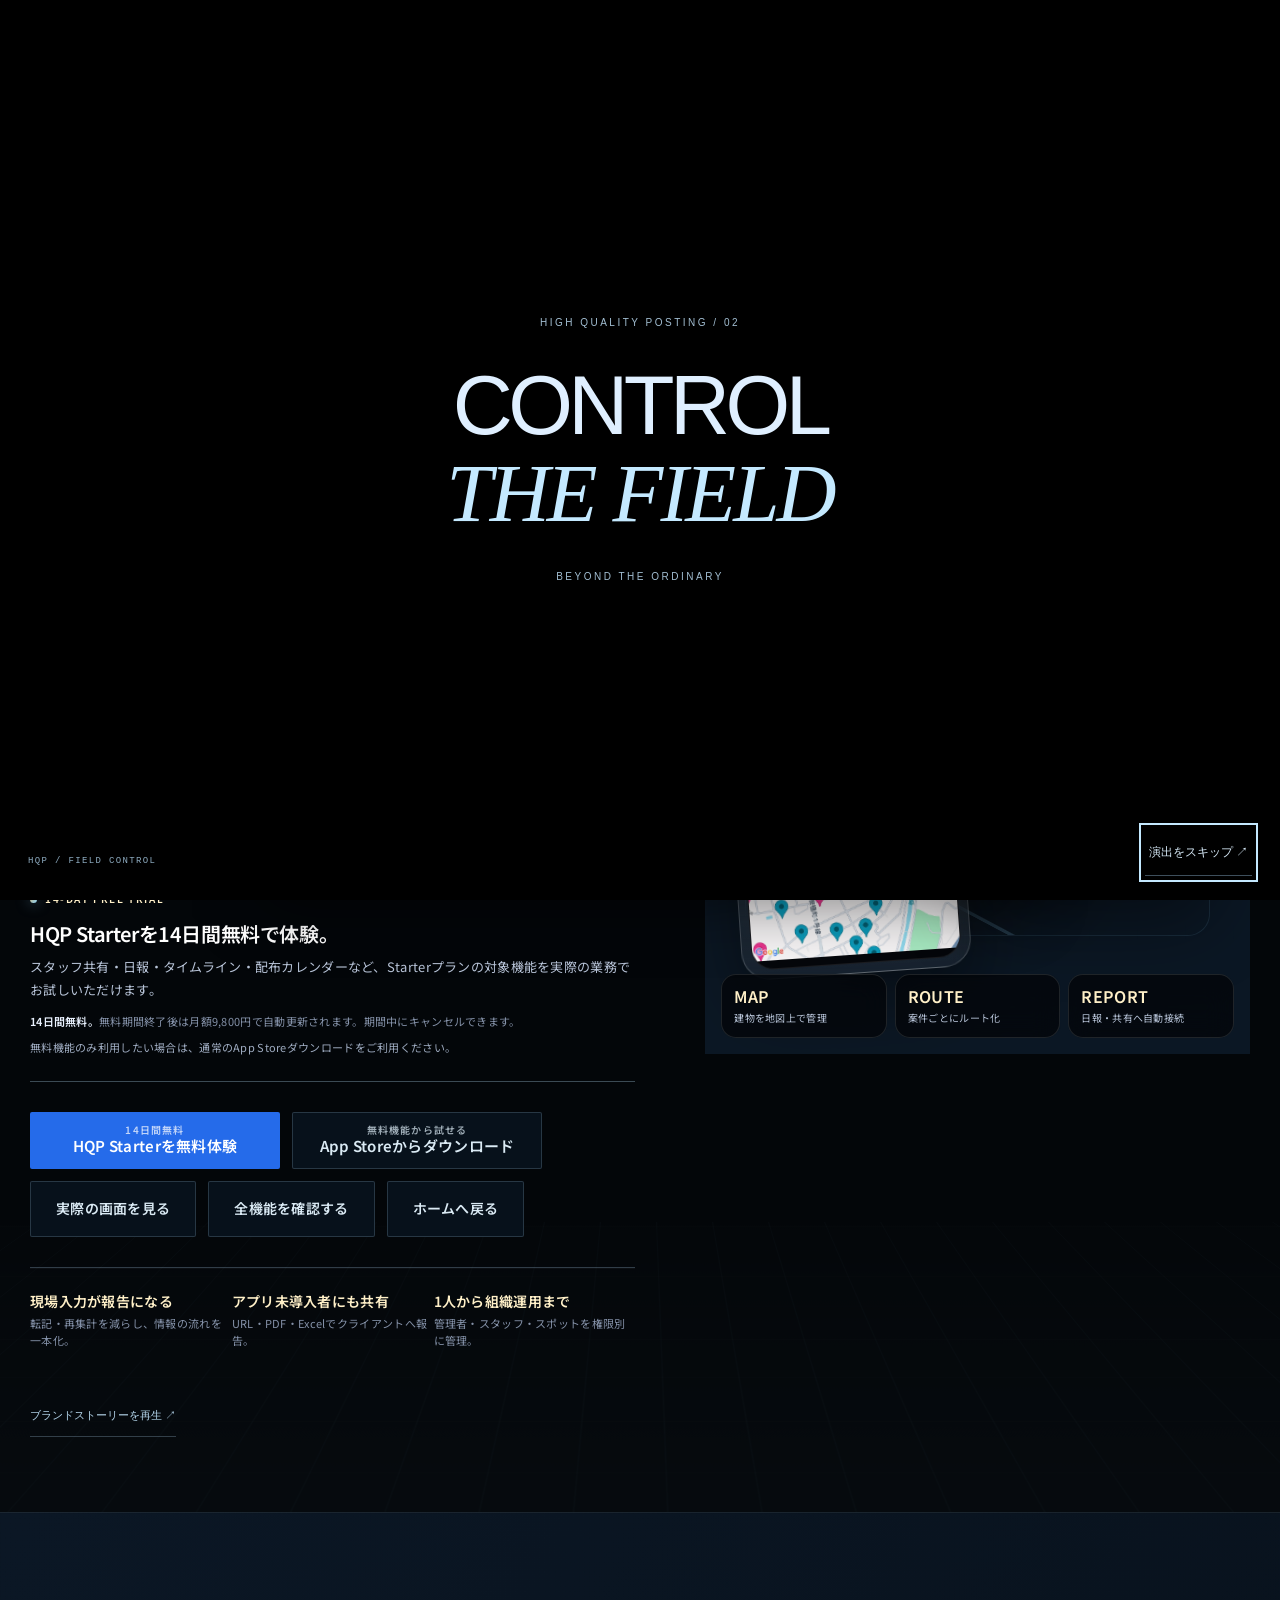
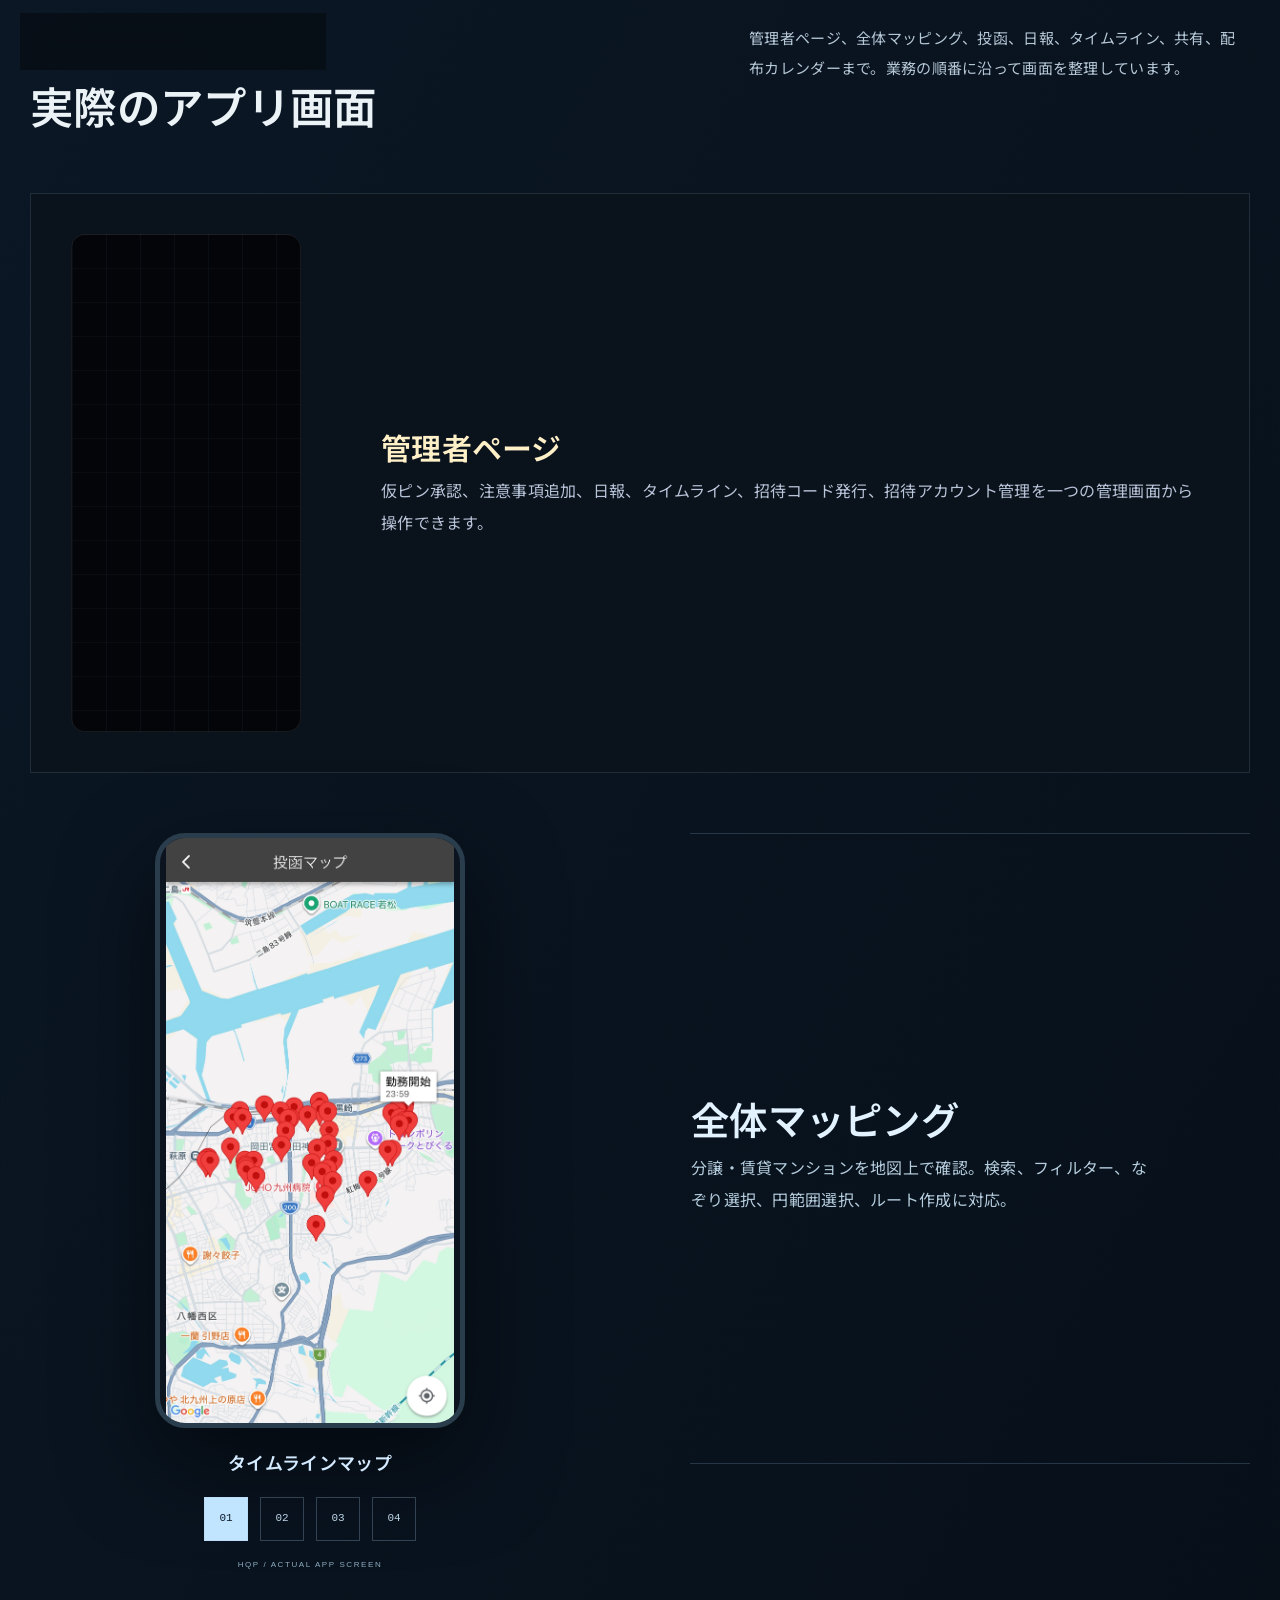
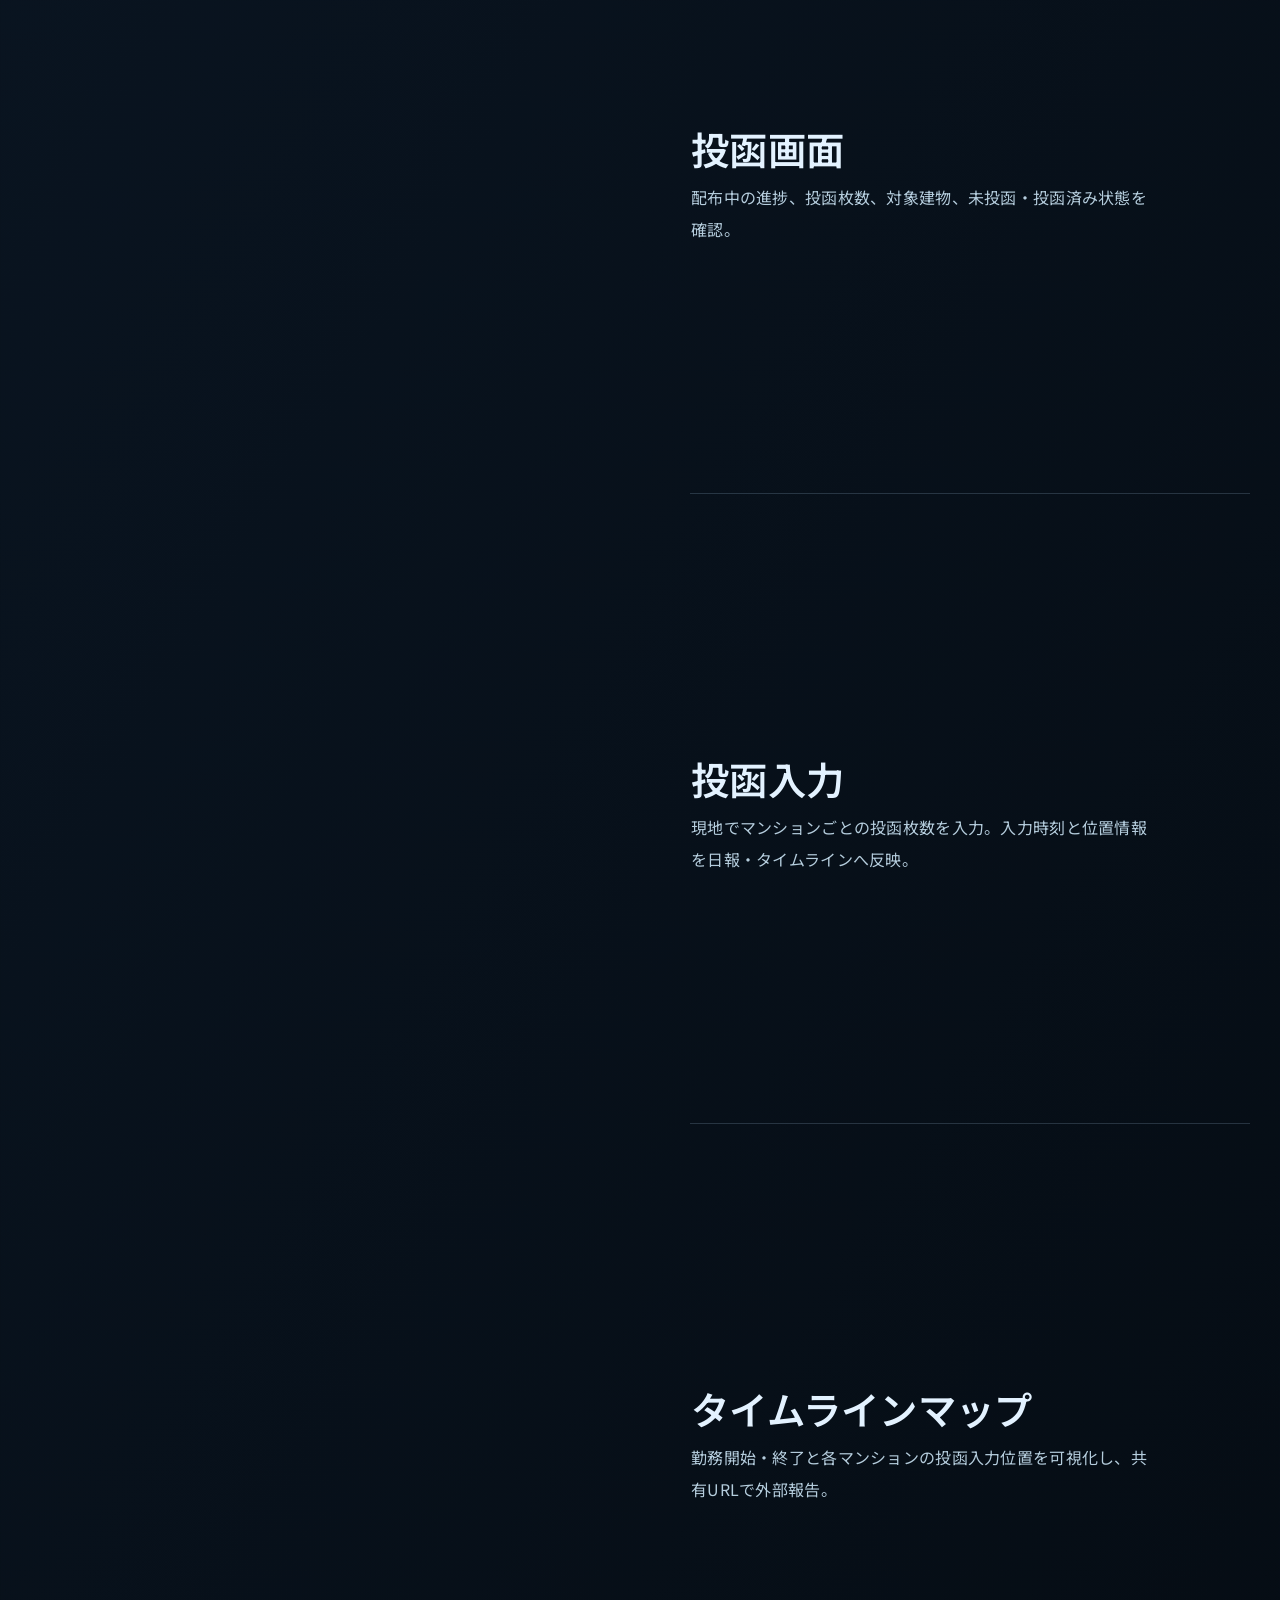
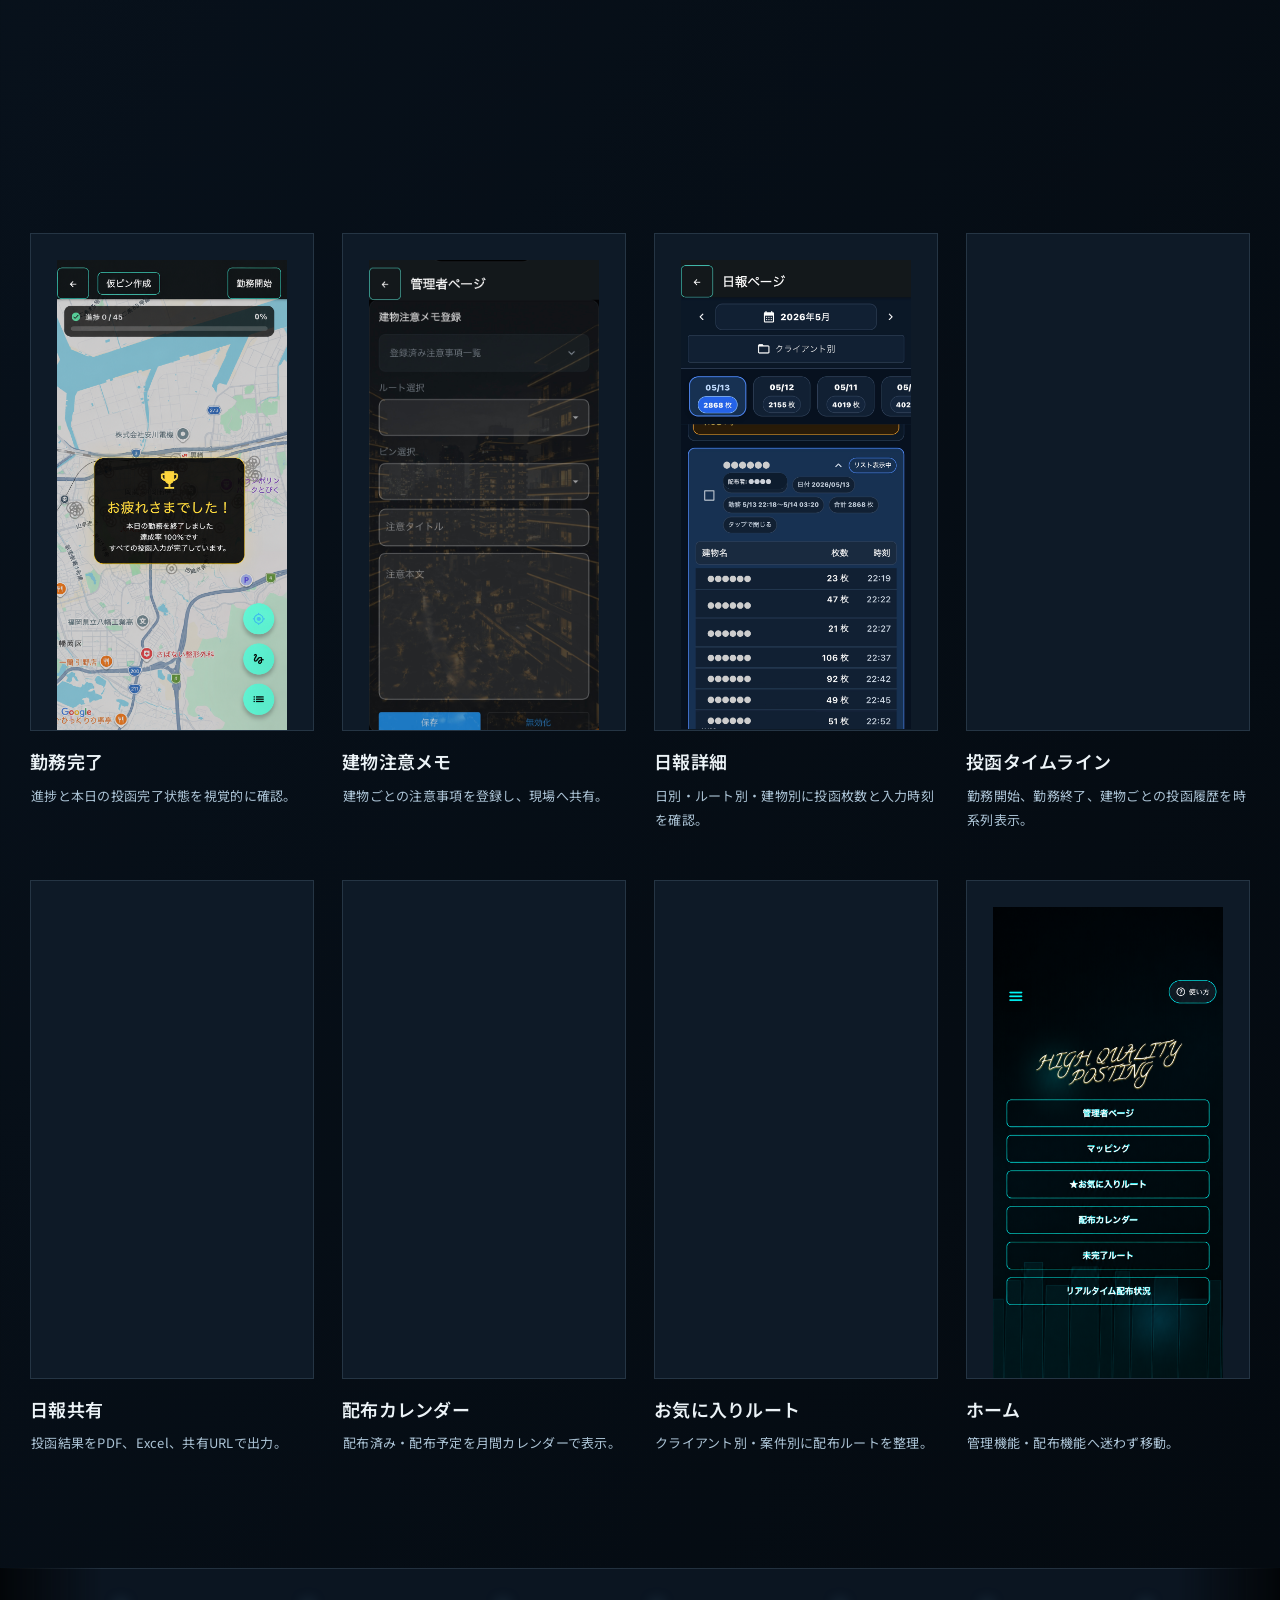
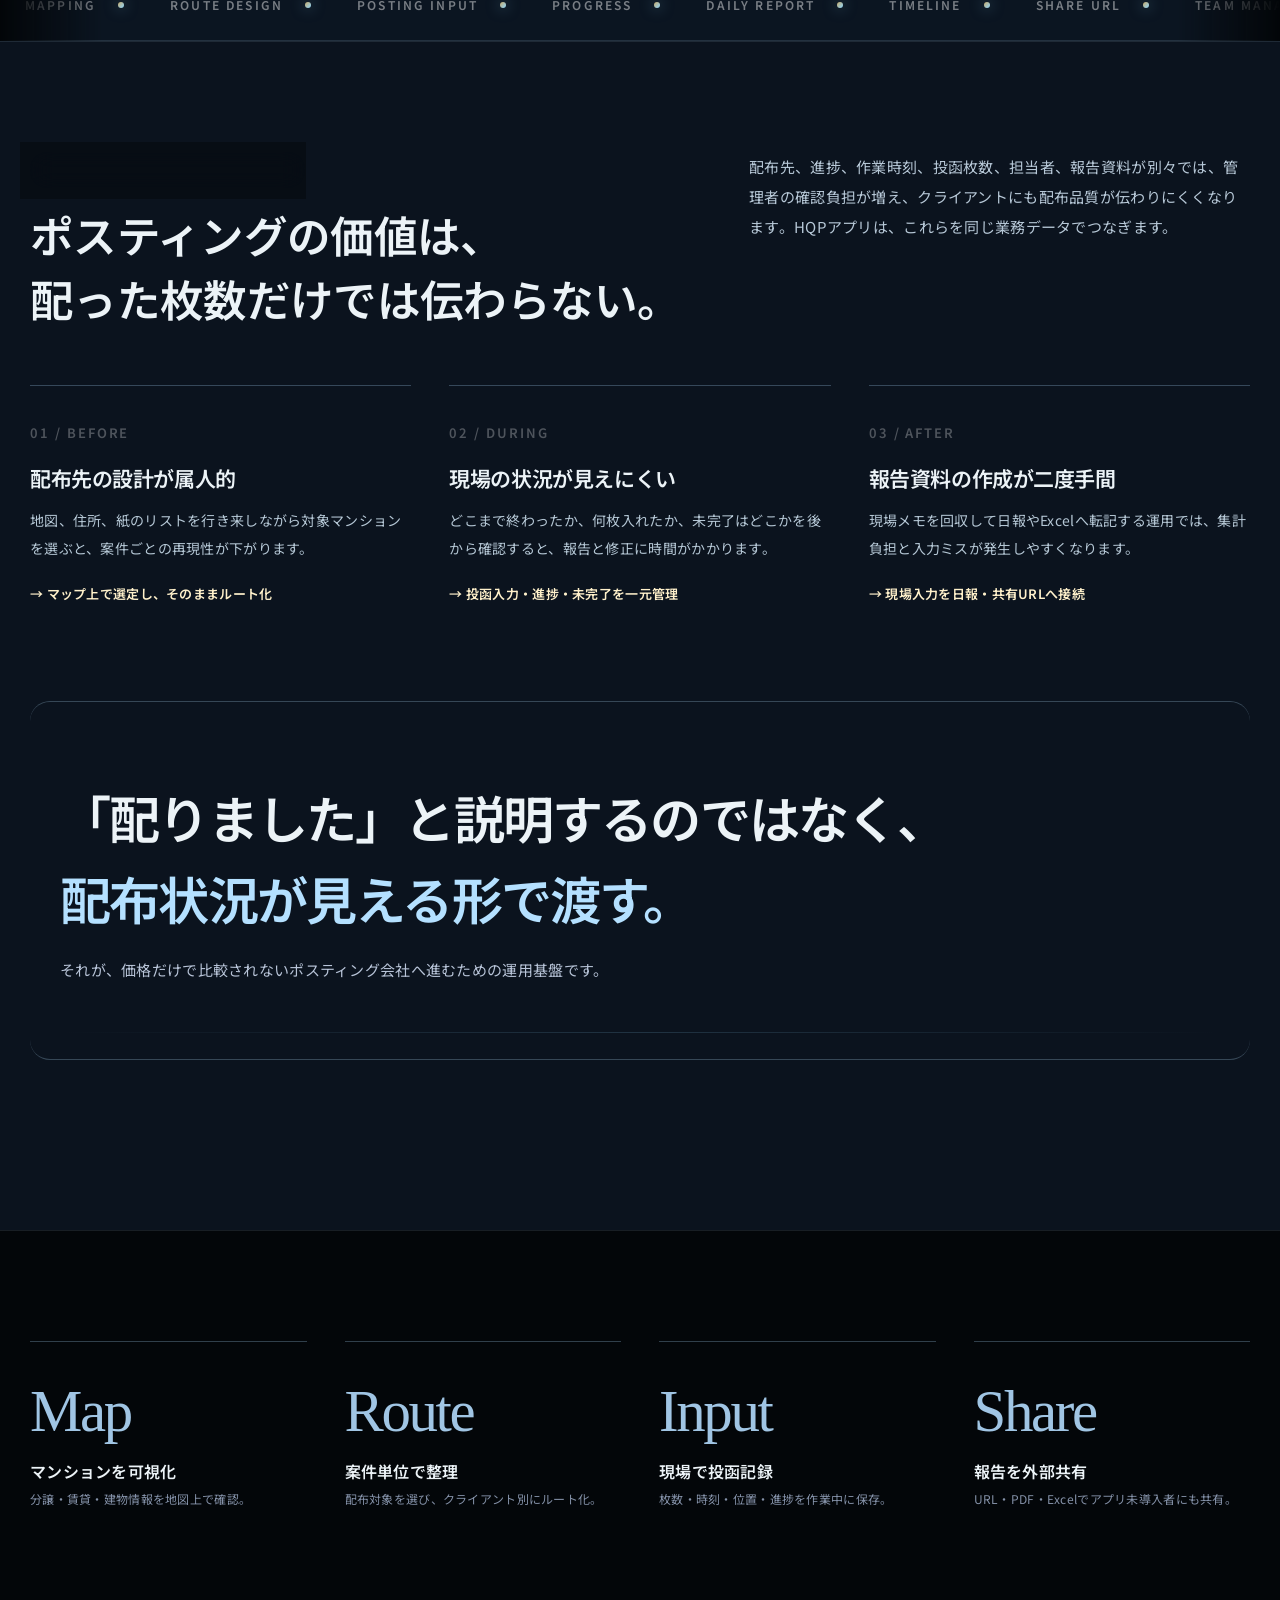
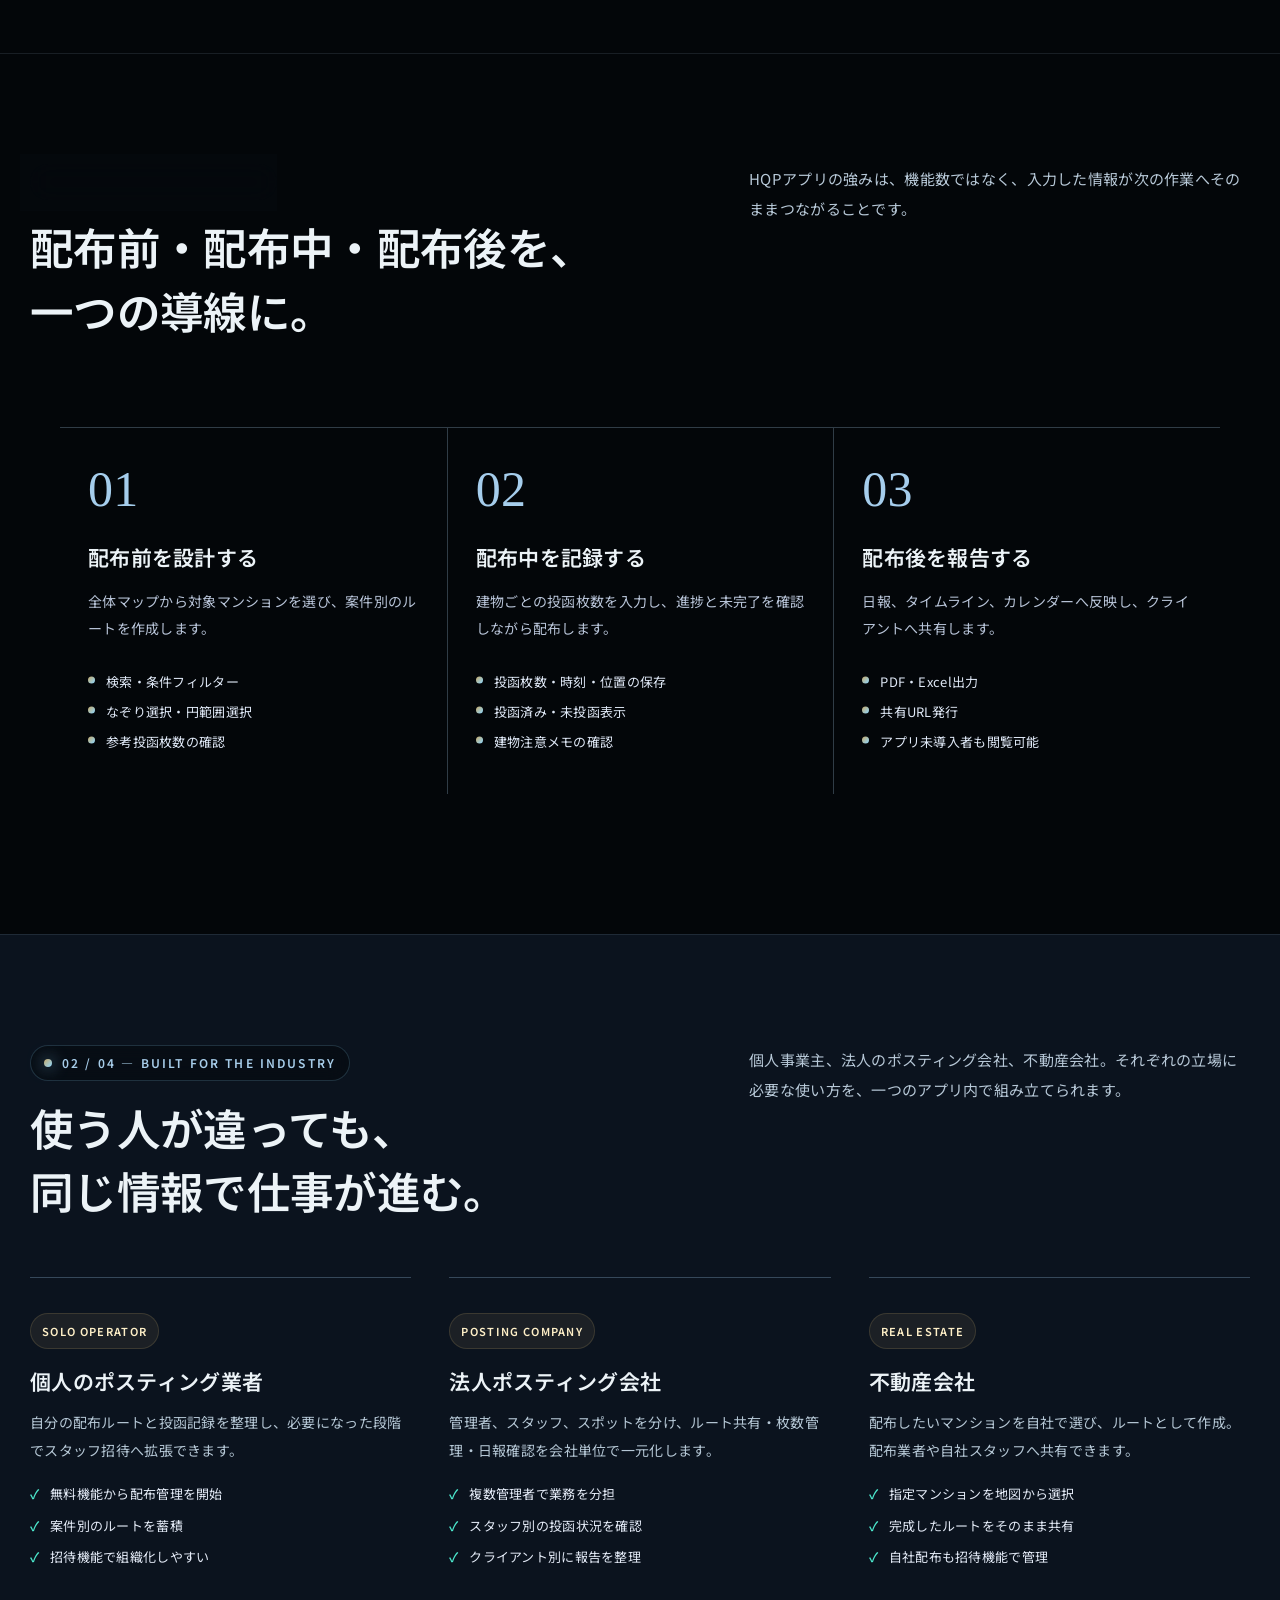
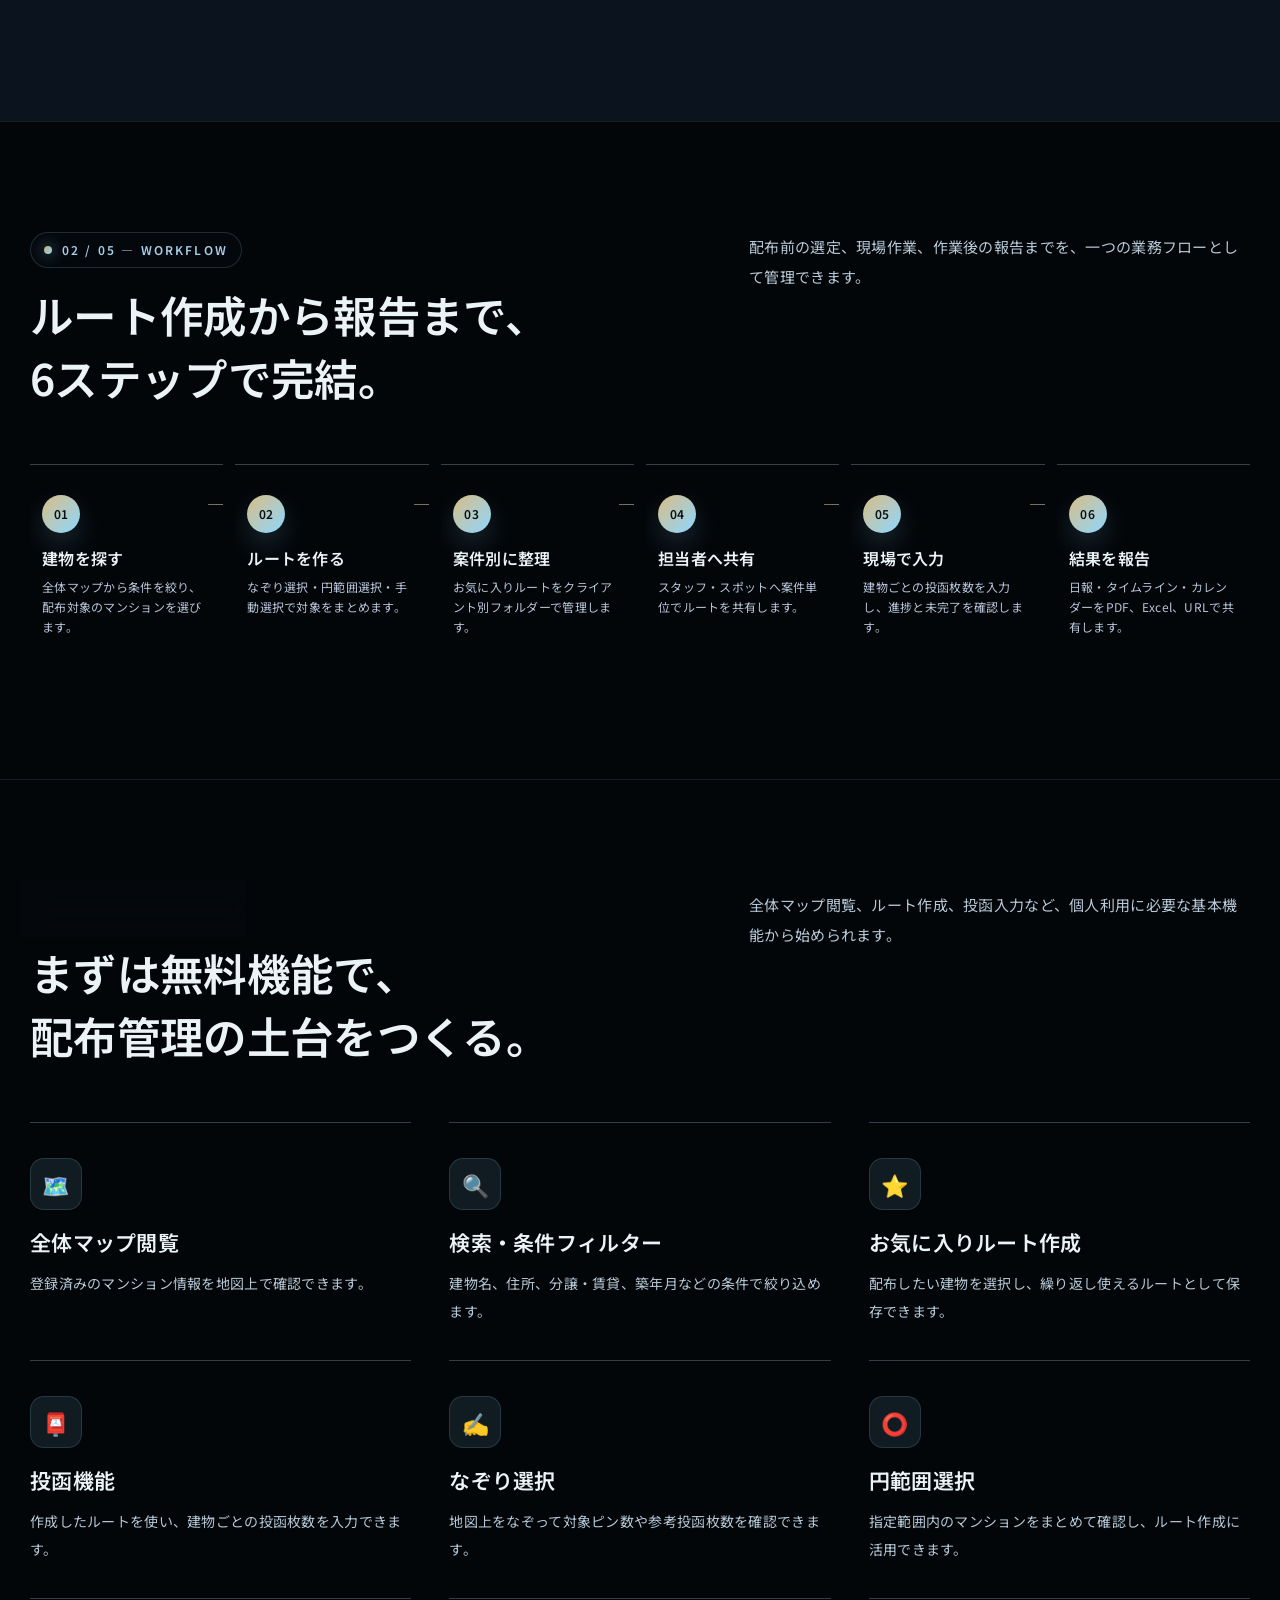
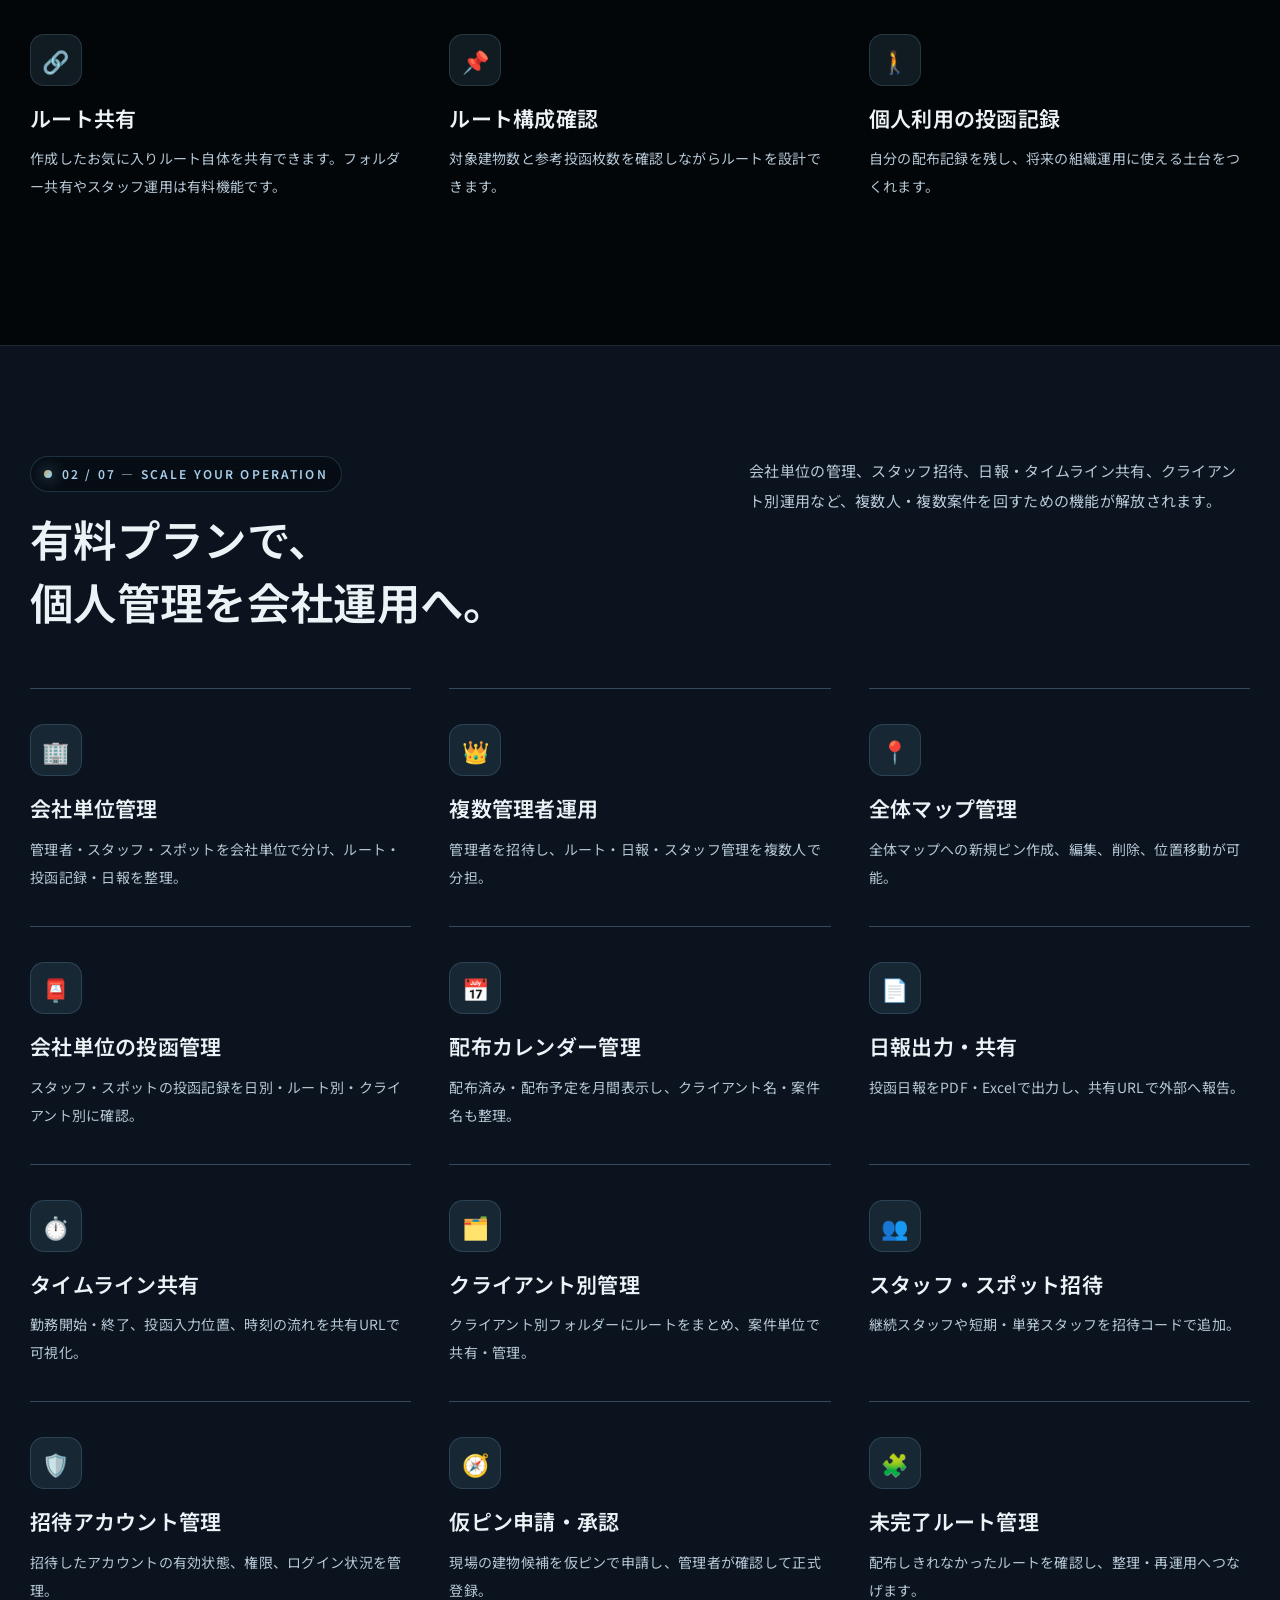
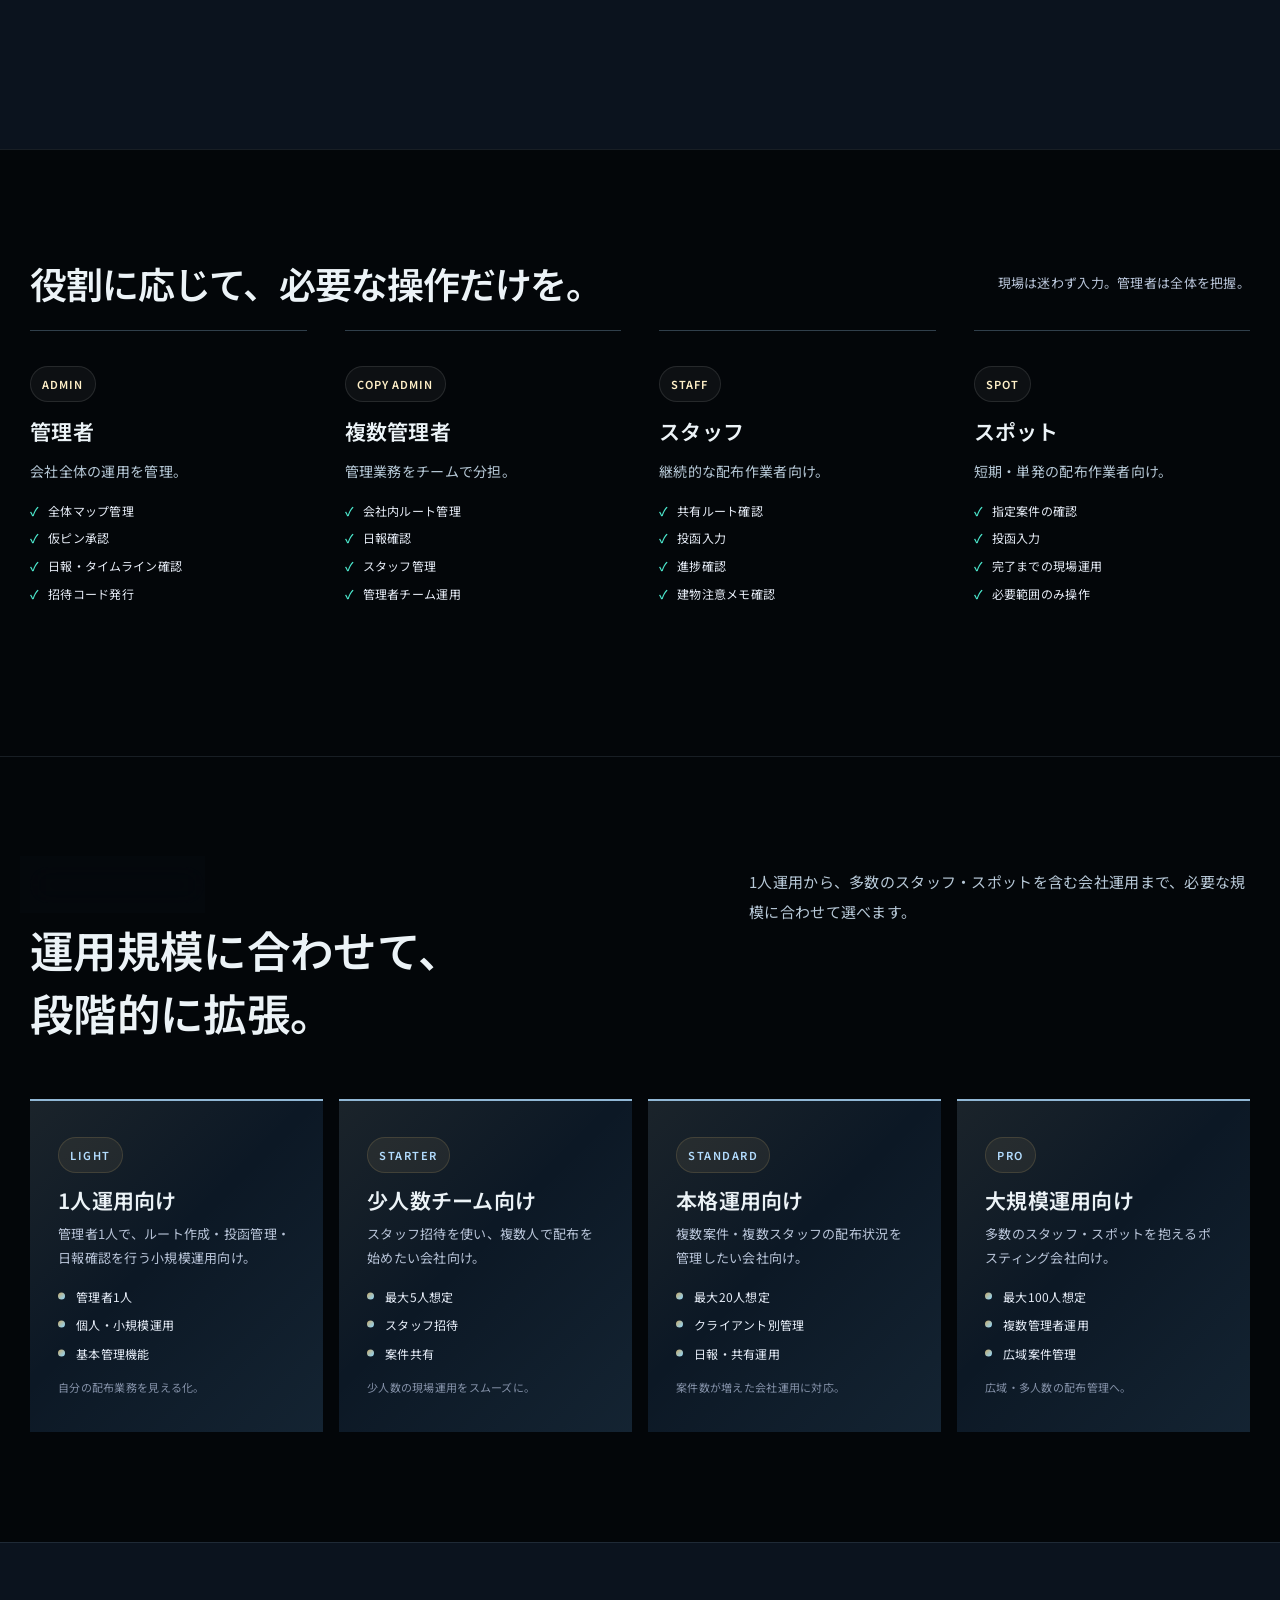
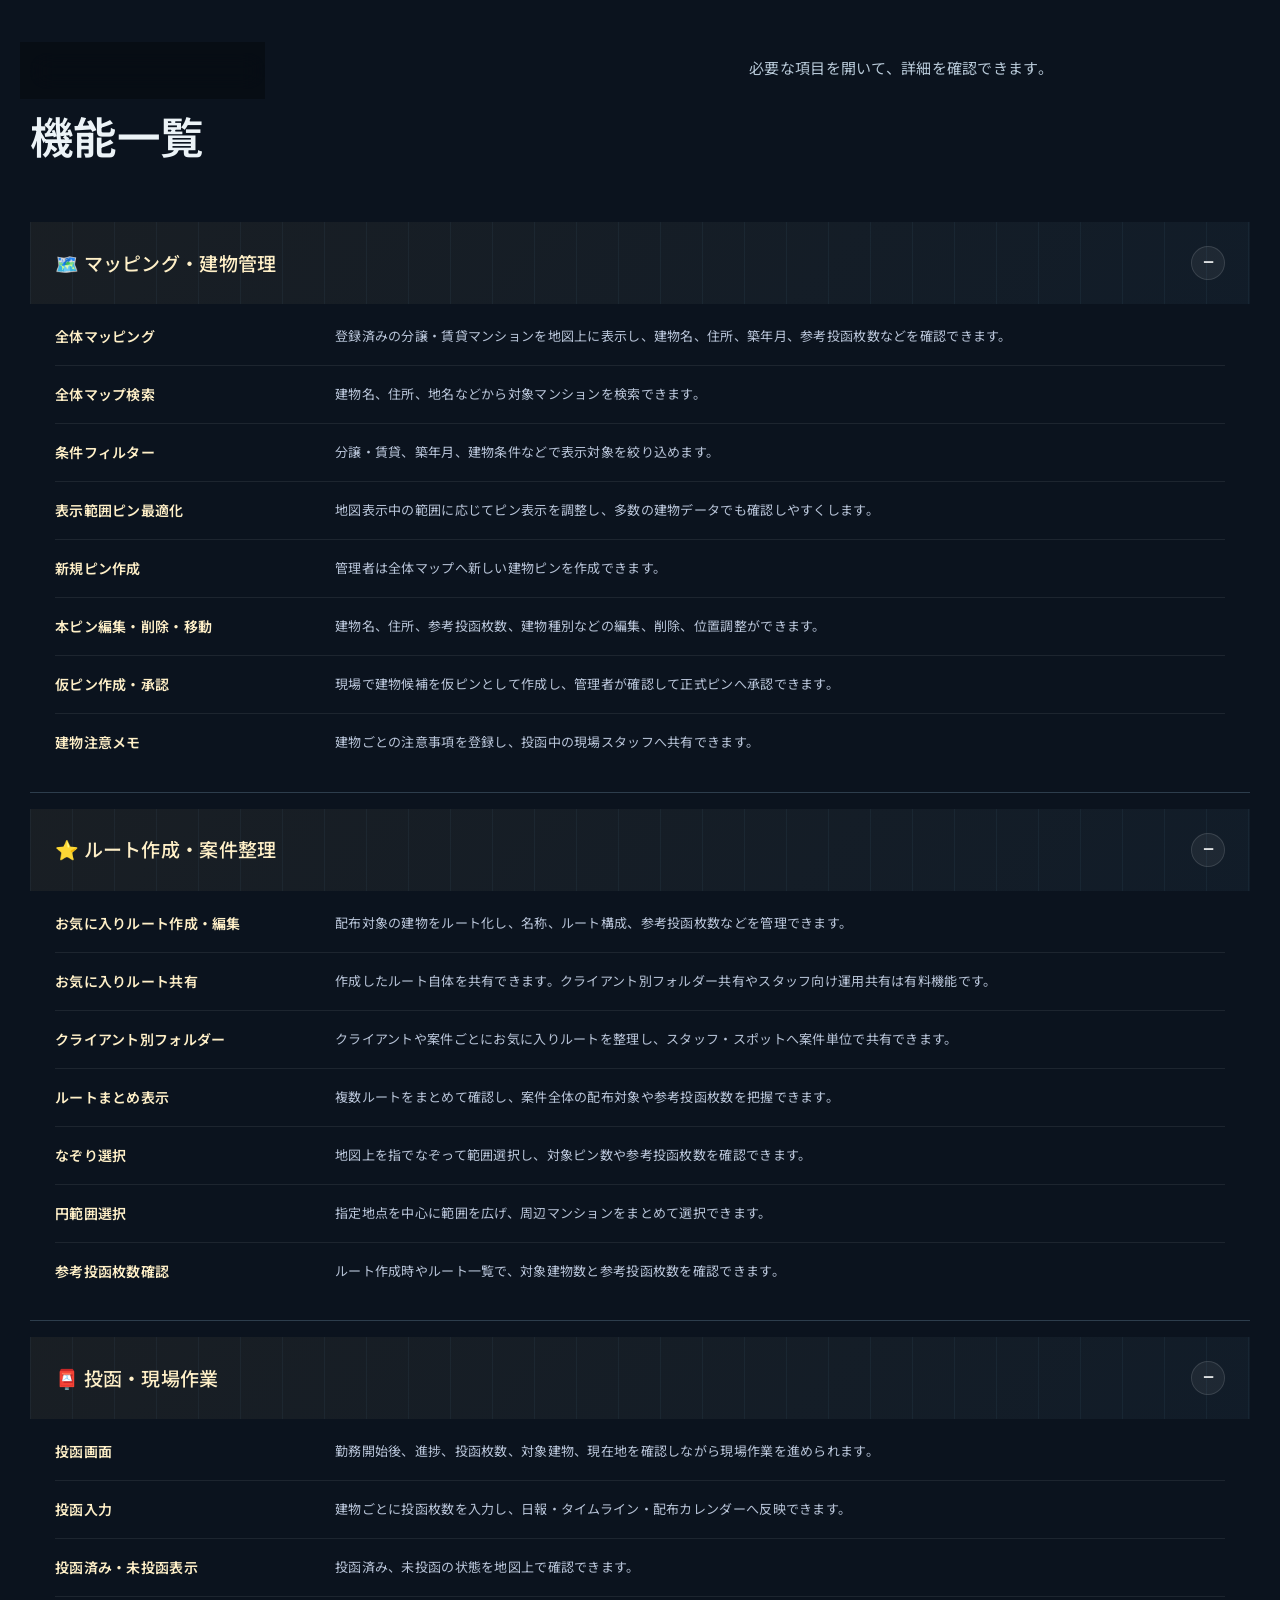
<file: hqp-app.html>
<!DOCTYPE html>
<html lang="ja">
<head>
  <meta charset="UTF-8">
  <!-- First-paint opening gate; intentionally inline and independent of deferred scripts. -->
  <style>#hqp-opening-shell{display:none}html[data-hqp-opening]{overflow:hidden!important}html[data-hqp-opening] body{overflow:hidden!important}html[data-hqp-opening="pending"]::before{content:"";position:fixed;inset:0;background:#000;z-index:2147483000}html[data-hqp-opening="pending"] #hqp-opening-shell{display:block;position:fixed;inset:0;background:#000;color:#eaf4ff;z-index:2147483001}#hqp-opening-shell button{position:absolute;right:24px;bottom:max(24px,env(safe-area-inset-bottom));padding:16px 24px;border:1px solid #a9d9ef;background:#000;color:#eaf4ff;font:500 12px/1.5 sans-serif;cursor:pointer}#hqp-opening-shell button:focus-visible{outline:2px solid #fff;outline-offset:4px}@media(prefers-reduced-motion:reduce){html[data-hqp-opening="pending"]::before,html[data-hqp-opening="pending"] #hqp-opening-shell{display:none}}</style>
  <script>(() => {
  if (window.hqpOpening) return;
  const root=document.documentElement, media=matchMedia('(prefers-reduced-motion: reduce)');
  let state='closed', timer=0, savedFocus=null, observer=null;
  const locked=new Map();
  const shell=()=>document.getElementById('hqp-opening-shell');
  const button=()=>shell()?.querySelector('button');
  function lock(){
    if(state==='closed'||!document.body)return;
    for(const node of document.body.children){
      if(!(node instanceof HTMLElement)||node.id==='hqp-opening-shell'||node.hasAttribute('data-hqp-opening-overlay')||['SCRIPT','STYLE','LINK'].includes(node.tagName)||node.contains(shell()))continue;
      if(!locked.has(node))locked.set(node,node.inert);
      node.inert=true;
    }
  }
  function close(notify=false){
    const wasOpen=state!=='closed';state='closed';clearTimeout(timer);observer?.disconnect();
    root.removeAttribute('data-hqp-opening');
    locked.forEach((value,node)=>{node.inert=value});locked.clear();
    if(savedFocus?.isConnected)savedFocus.focus({preventScroll:true});savedFocus=null;
    if(notify&&wasOpen)dispatchEvent(new Event('hqp-opening-cancel'));
  }
  function deadline(){clearTimeout(timer);if(!document.hidden&&state!=='closed')timer=setTimeout(()=>close(true),state==='pending'?12000:22000);}
  function begin(){
    if(media.matches){close(true);return false;}
    if(state!=='closed')close(false);
    savedFocus=document.activeElement instanceof HTMLElement?document.activeElement:null;
    state='pending';root.setAttribute('data-hqp-opening','pending');deadline();
    observer=new MutationObserver(lock);observer.observe(document.documentElement,{childList:true,subtree:true});lock();return true;
  }
  window.hqpOpening={get state(){return state},begin,close:()=>close(false),cancel:()=>close(true),ready:()=>{
    if(state!=='pending')return false;
    state='playing';root.setAttribute('data-hqp-opening','playing');lock();deadline();return true;
  }};
  document.addEventListener('click',event=>{if(state==='pending'&&event.target instanceof Element&&event.target.closest('[data-hqp-opening-skip]')){event.preventDefault();close(true)}},true);
  document.addEventListener('keydown',event=>{
    if(state!=='pending')return;
    if(event.key==='Escape'){event.preventDefault();event.stopImmediatePropagation();close(true)}
    else if(event.key==='Tab'){event.preventDefault();event.stopImmediatePropagation();button()?.focus({preventScroll:true})}
    else if(!shell()?.contains(event.target)){event.preventDefault();event.stopImmediatePropagation()}
  },true);
  document.addEventListener('focusin',event=>{if(state==='pending'&&!shell()?.contains(event.target))button()?.focus({preventScroll:true})});
  document.addEventListener('visibilitychange',deadline);
  addEventListener('pageshow',event=>{if(event.persisted)begin()});
  // Prepare the cached document before its next restored paint. Renderer cleanup runs first.
  addEventListener('pagehide',()=>queueMicrotask(()=>begin()));
  media.addEventListener('change',()=>{if(media.matches)close(true)});
  begin();
})();</script>
  <!-- Google tag (gtag.js) -->
  <script async src="https://www.googletagmanager.com/gtag/js?id=G-QN91EZMQR8"></script>
  <script>
    window.dataLayer = window.dataLayer || [];
    function gtag(){dataLayer.push(arguments);}
    gtag('js', new Date());
    gtag('config', 'G-QN91EZMQR8');
  </script>
  <meta name="viewport" content="width=device-width, initial-scale=1, viewport-fit=cover">
  <meta name="format-detection" content="telephone=no">

  <title>HQPアプリ｜配布品質を可視化するポスティング業務管理アプリ</title>
  <meta name="description" content="HQPアプリは、マンションマッピング、ルート作成、投函入力、未完了ルート管理、配布カレンダー、日報、タイムライン、PDF・Excel出力、共有URL、スタッフ・スポット招待までを一元管理するポスティング業務管理アプリです。iOS版をApp Storeで公開中。">
  <meta name="keywords" content="HQPアプリ,HIGH QUALITY POSTINGアプリ,ポスティング管理アプリ,ポスティング業務管理,投函管理アプリ,配布管理アプリ,マンションマッピング,投函入力,日報PDF,投函タイムライン,共有URL,スタッフ管理,スポット管理,未完了ルート管理,配布カレンダー">
  <meta name="robots" content="index,follow,max-image-preview:large">
  <meta name="theme-color" content="#07090d">
  <link rel="canonical" href="https://highqualityposting.jp/hqp-app.html">
  <meta name="apple-itunes-app" content="app-id=6761987110">

  <meta property="og:type" content="website">
  <meta property="og:site_name" content="HIGH QUALITY POSTING">
  <meta property="og:title" content="HQPアプリ｜配布品質を可視化するポスティング業務管理アプリ">
  <meta property="og:description" content="地図・ルート・投函・日報・共有を、一つのデータでつなぐ。iOS版をApp Storeで公開中。">
  <meta property="og:url" content="https://highqualityposting.jp/hqp-app.html">
  <meta property="og:image" content="https://highqualityposting.jp/logo.jpg">

  <meta name="twitter:card" content="summary_large_image">
  <meta name="twitter:title" content="HQPアプリ｜ポスティング業務管理アプリ">
  <meta name="twitter:description" content="配る前の設計から、配った後の報告まで。ポスティング業務を可視化するHQPアプリ。">
  <meta name="twitter:image" content="https://highqualityposting.jp/logo.jpg">

  <style>
    :root{
      --bg-0:#05070b;
      --bg-1:#080b11;
      --bg-2:#0c111a;
      --surface:rgba(255,255,255,.055);
      --surface-strong:rgba(255,255,255,.085);
      --surface-soft:rgba(255,255,255,.032);
      --line:rgba(255,255,255,.115);
      --line-soft:rgba(255,255,255,.072);
      --text:#f1f5ff;
      --muted:#b8c4d8;
      --muted-2:#8491a8;
      --gold:#c7aa6b;
      --gold-light:#fff0c8;
      --ice:#8ed7ff;
      --cyan:#50c7ff;
      --mint:#4ce8cd;
      --danger:#ff7f9d;
      --shadow-xl:0 34px 110px rgba(0,0,0,.48);
      --shadow-lg:0 20px 60px rgba(0,0,0,.34);
      --radius-xl:34px;
      --radius-lg:26px;
      --radius-md:20px;
      --max:1220px;
      --header-h:76px;
      --ease:cubic-bezier(.2,.72,.22,1);
    }

    *,*::before,*::after{box-sizing:border-box}
    html{scroll-behavior:smooth;scroll-padding-top:calc(var(--header-h) + 20px)}
    body{
      margin:0;
      min-width:320px;
      color:var(--text);
      background:
        radial-gradient(circle at 10% -8%, rgba(42,116,188,.28), transparent 31%),
        radial-gradient(circle at 92% 12%, rgba(142,215,255,.14), transparent 29%),
        radial-gradient(circle at 48% 58%, rgba(199,170,107,.08), transparent 34%),
        linear-gradient(180deg,var(--bg-0) 0%,var(--bg-2) 48%,var(--bg-0) 100%);
      font-family:"Hiragino Sans","Yu Gothic","YuGothic","Noto Sans JP",system-ui,-apple-system,BlinkMacSystemFont,sans-serif;
      font-size:16px;
      line-height:1.82;
      letter-spacing:.018em;
      overflow-x:hidden;
      padding-bottom:108px;
    }

    body::before{
      content:"";
      position:fixed;
      inset:0;
      z-index:-5;
      pointer-events:none;
      background:
        linear-gradient(90deg,rgba(255,255,255,.024) 1px,transparent 1px),
        linear-gradient(0deg,rgba(255,255,255,.018) 1px,transparent 1px);
      background-size:56px 56px;
      -webkit-mask-image:linear-gradient(180deg,#000 0%,rgba(0,0,0,.46) 58%,transparent 92%);
      mask-image:linear-gradient(180deg,#000 0%,rgba(0,0,0,.46) 58%,transparent 92%);
    }

    body::after{
      content:"";
      position:fixed;
      inset:-35%;
      z-index:-6;
      pointer-events:none;
      background:
        radial-gradient(circle at 24% 28%,rgba(80,199,255,.13),transparent 23%),
        radial-gradient(circle at 68% 33%,rgba(199,170,107,.11),transparent 21%),
        radial-gradient(circle at 56% 72%,rgba(76,232,205,.075),transparent 20%);
      filter:blur(30px);
      animation:ambient 20s ease-in-out infinite alternate;
    }

    @keyframes ambient{
      0%{transform:translate3d(-2%,-1%,0) rotate(-1deg) scale(1)}
      50%{transform:translate3d(1%,2%,0) rotate(2deg) scale(1.03)}
      100%{transform:translate3d(2%,-1%,0) rotate(-2deg) scale(1.06)}
    }

    @keyframes scan{
      from{transform:translateX(-140%)}
      to{transform:translateX(140%)}
    }

    @keyframes pulse{
      0%,100%{transform:scale(1);opacity:.82}
      50%{transform:scale(1.14);opacity:1}
    }

    @keyframes marquee{
      from{transform:translateX(0)}
      to{transform:translateX(-50%)}
    }

    @keyframes floatA{
      0%,100%{transform:translate3d(0,0,0) rotate(-4deg)}
      50%{transform:translate3d(0,-12px,0) rotate(-2.5deg)}
    }

    @keyframes floatB{
      0%,100%{transform:translate3d(0,0,0) rotate(4deg)}
      50%{transform:translate3d(0,-9px,0) rotate(2deg)}
    }

    a{color:inherit;text-decoration:none}
    img{display:block;max-width:100%}
    button,input,select,textarea{font:inherit}
    :focus-visible{outline:3px solid rgba(142,215,255,.72);outline-offset:4px}

    h1,h2,h3,p,li,summary,span,a,strong{
      max-width:100%;
      overflow-wrap:anywhere;
      word-break:normal;
    }

    .container{width:min(var(--max),calc(100% - 40px));margin-inline:auto}
    .section{position:relative;padding:108px 0}
    .section--tight{padding-top:72px;padding-bottom:72px}
    .section--no-top{padding-top:0}
    .anchor{scroll-margin-top:calc(var(--header-h) + 22px)}
    .muted{color:var(--muted)}
    .small{font-size:13px;color:var(--muted-2)}

    .skip-link{
      position:fixed;
      top:-100px;
      left:16px;
      z-index:3000;
      padding:10px 16px;
      border-radius:12px;
      color:#071018;
      background:#fff;
      font-weight:900;
      transition:top .2s ease;
    }
    .skip-link:focus{top:16px}

    .scroll-progress{
      position:fixed;
      inset:0 auto auto 0;
      width:0;
      height:3px;
      z-index:2500;
      background:linear-gradient(90deg,var(--gold),var(--gold-light),var(--ice));
      box-shadow:0 0 20px rgba(142,215,255,.5);
    }

    .cursor-glow{
      position:fixed;
      left:0;
      top:0;
      width:340px;
      height:340px;
      z-index:-2;
      pointer-events:none;
      border-radius:50%;
      background:radial-gradient(circle,rgba(142,215,255,.10),transparent 68%);
      transform:translate3d(-50%,-50%,0);
      opacity:0;
      transition:opacity .3s ease;
      filter:blur(2px);
    }
    .cursor-glow.is-active{opacity:1}

    .topbar{
      position:sticky;
      top:0;
      z-index:1400;
      background:rgba(6,8,12,.74);
      border-bottom:1px solid rgba(255,255,255,.08);
      -webkit-backdrop-filter:blur(18px) saturate(140%);
      backdrop-filter:blur(18px) saturate(140%);
    }

    .nav{
      min-height:var(--header-h);
      display:flex;
      align-items:center;
      justify-content:space-between;
      gap:24px;
    }

    .brand{
      display:flex;
      align-items:center;
      gap:13px;
      min-width:0;
      font-weight:950;
      line-height:1.2;
      letter-spacing:.075em;
    }

    .brand-logo{
      width:50px;
      height:50px;
      flex:0 0 auto;
      object-fit:cover;
      border-radius:15px;
      border:1px solid rgba(255,255,255,.14);
      box-shadow:0 12px 28px rgba(0,0,0,.36);
      background:#000;
    }

    .brand-copy{display:block;min-width:0;white-space:nowrap;overflow:hidden;text-overflow:ellipsis}
    .brand-copy small{display:block;margin-top:4px;color:var(--gold);font-size:10px;letter-spacing:.18em}

    .nav-side{display:flex;align-items:center;justify-content:flex-end;gap:18px;min-width:0}
    .nav-links{display:flex;align-items:center;justify-content:flex-end;gap:18px}
    .nav-links a{position:relative;color:var(--muted);font-size:13px;font-weight:740;white-space:nowrap;transition:color .22s ease}
    .nav-links a::after{content:"";position:absolute;left:0;right:100%;bottom:-8px;height:1px;background:linear-gradient(90deg,var(--gold),var(--ice));transition:right .24s ease}
    .nav-links a:hover{color:#fff}
    .nav-links a:hover::after{right:0}

    .pill-link{
      display:inline-flex;
      align-items:center;
      justify-content:center;
      min-height:44px;
      padding:10px 18px;
      border-radius:999px;
      color:#071018;
      background:linear-gradient(135deg,#d7bc84 0%,#fff1cc 42%,#8ed7ff 100%);
      border:1px solid rgba(255,255,255,.16);
      box-shadow:0 12px 30px rgba(142,215,255,.14);
      font-size:13px;
      font-weight:950;
      line-height:1;
      white-space:nowrap;
      transition:transform .22s ease,filter .22s ease;
    }
    .pill-link:hover{transform:translateY(-2px);filter:brightness(1.05)}

    .eyebrow{
      display:inline-flex;
      align-items:center;
      gap:10px;
      width:max-content;
      max-width:100%;
      padding:9px 15px;
      border-radius:999px;
      color:#e0edff;
      background:rgba(255,255,255,.045);
      border:1px solid rgba(255,255,255,.11);
      -webkit-backdrop-filter:blur(12px);
      backdrop-filter:blur(12px);
      font-size:12px;
      font-weight:900;
      letter-spacing:.13em;
      line-height:1.5;
    }
    .eyebrow::before{
      content:"";
      width:8px;
      height:8px;
      flex:0 0 auto;
      border-radius:50%;
      background:linear-gradient(135deg,var(--gold),var(--ice));
      box-shadow:0 0 16px rgba(142,215,255,.76);
      animation:pulse 2.3s ease-in-out infinite;
    }

    .hero{
      position:relative;
      isolation:isolate;
      overflow:hidden;
      padding:100px 0 62px;
    }

    .hero::before{
      content:"";
      position:absolute;
      inset:0;
      z-index:-3;
      pointer-events:none;
      background:
        radial-gradient(circle at 14% 12%,rgba(80,199,255,.17),transparent 26%),
        radial-gradient(circle at 82% 8%,rgba(199,170,107,.12),transparent 20%),
        linear-gradient(180deg,rgba(255,255,255,.025),transparent 35%);
    }

    .hero::after{
      content:"";
      position:absolute;
      left:-10%;
      right:-10%;
      bottom:-210px;
      height:420px;
      z-index:-2;
      pointer-events:none;
      background:
        linear-gradient(180deg,transparent,rgba(80,199,255,.10)),
        repeating-linear-gradient(90deg,rgba(255,255,255,.028) 0 1px,transparent 1px 42px),
        repeating-linear-gradient(0deg,rgba(255,255,255,.025) 0 1px,transparent 1px 42px);
      transform:perspective(900px) rotateX(64deg);
      transform-origin:center top;
      filter:blur(.2px);
      opacity:.72;
    }

    .hero-grid{
      display:grid;
      grid-template-columns:minmax(0,1.05fr) minmax(0,.95fr);
      gap:46px;
      align-items:center;
    }

    .hero-copy-wrap{min-width:0}
    .hero h1{
      margin:20px 0 22px;
      font-size:clamp(44px,6.25vw,82px);
      line-height:1.04;
      letter-spacing:-.055em;
      font-weight:950;
      text-wrap:balance;
    }

    .hero h1 .line{display:block}
    .hero h1 .phrase{display:inline;white-space:nowrap}
    .hero h1 .accent{
      color:transparent;
      background:linear-gradient(135deg,#fff7e3 0%,#d5b77e 30%,#d8eeff 69%,#8ed7ff 100%);
      -webkit-background-clip:text;
      background-clip:text;
      text-shadow:0 0 46px rgba(142,215,255,.08);
    }

    .hero-lead{
      margin:0;
      max-width:760px;
      color:var(--muted);
      font-size:17px;
      line-height:1.9;
    }
    .hero-lead strong{color:#fff2ce;font-weight:950}

    .status-row{display:flex;flex-wrap:wrap;gap:10px;margin-top:20px}
    .status-badge{
      display:inline-flex;
      align-items:center;
      gap:8px;
      max-width:100%;
      padding:9px 13px;
      border-radius:999px;
      font-size:12px;
      font-weight:900;
      line-height:1.45;
    }
    .status-badge::before{content:"";width:8px;height:8px;flex:0 0 auto;border-radius:50%}
    .status-badge.live{color:#d7fff8;background:rgba(76,232,205,.08);border:1px solid rgba(76,232,205,.22)}
    .status-badge.live::before{background:var(--mint);box-shadow:0 0 13px rgba(76,232,205,.78)}
    .status-badge.soon{color:#ddf3ff;background:rgba(142,215,255,.07);border:1px solid rgba(142,215,255,.18)}
    .status-badge.soon::before{background:var(--ice);box-shadow:0 0 13px rgba(142,215,255,.62)}

    .hero-actions{display:flex;flex-wrap:wrap;gap:11px;margin-top:30px}
    .btn{
      position:relative;
      isolation:isolate;
      overflow:hidden;
      display:inline-flex;
      align-items:center;
      justify-content:center;
      gap:9px;
      min-height:58px;
      padding:15px 25px;
      border:1px solid transparent;
      border-radius:999px;
      text-align:center;
      font-size:14px;
      font-weight:950;
      line-height:1.3;
      cursor:pointer;
      transition:transform .24s var(--ease),filter .24s ease,border-color .24s ease,background .24s ease;
    }
    .btn::after{
      content:"";
      position:absolute;
      inset:0;
      z-index:-1;
      background:linear-gradient(110deg,transparent 18%,rgba(255,255,255,.42) 48%,transparent 78%);
      transform:translateX(-130%);
    }
    .btn:hover{transform:translateY(-3px)}
    .btn:hover::after{animation:scan .72s ease}
    .btn-primary{color:#071018;background:linear-gradient(135deg,#d9bd84 0%,#fff1cc 38%,#8ed7ff 100%);box-shadow:0 18px 42px rgba(142,215,255,.16)}
    .btn-secondary{color:var(--text);background:rgba(255,255,255,.045);border-color:rgba(255,255,255,.13)}
    .btn-secondary:hover{background:rgba(255,255,255,.075);border-color:rgba(255,255,255,.2)}
    .btn-store{min-width:250px;flex-direction:column;gap:2px;padding-block:12px}
    .btn-store small{font-size:10px;letter-spacing:.12em;line-height:1;opacity:.72}
    .btn-store span{font-size:15px;line-height:1.25}

    .trial-panel{
      margin-top:28px;
      padding:20px 22px;
      border-radius:23px;
      background:
        radial-gradient(circle at 8% 0%,rgba(142,215,255,.14),transparent 34%),
        linear-gradient(135deg,rgba(199,170,107,.11),rgba(142,215,255,.07)),
        rgba(255,255,255,.035);
      border:1px solid rgba(255,255,255,.12);
      box-shadow:inset 0 1px 0 rgba(255,255,255,.045),0 18px 50px rgba(0,0,0,.22);
    }
    .trial-panel-kicker{display:inline-flex;align-items:center;gap:8px;color:var(--gold-light);font-size:10px;font-weight:950;letter-spacing:.16em;line-height:1.4}
    .trial-panel-kicker::before{content:"";width:7px;height:7px;flex:0 0 auto;border-radius:50%;background:linear-gradient(135deg,var(--gold),var(--ice));box-shadow:0 0 14px rgba(142,215,255,.58)}
    .trial-panel strong{display:block;margin-top:8px;color:#fff;font-size:20px;line-height:1.45;letter-spacing:-.02em}
    .trial-panel p{margin:8px 0 0;color:var(--muted);font-size:13px;line-height:1.75}
    .trial-terms{margin-top:11px!important;color:var(--muted-2)!important;font-size:11px!important;line-height:1.65!important}
    .trial-terms b{color:#eaf2ff;font-weight:850}
    .trial-standard-note{margin-top:7px!important;color:#9eabc0!important;font-size:11px!important}
    .btn-trial{box-shadow:0 18px 44px rgba(142,215,255,.18),0 0 0 1px rgba(255,255,255,.025) inset}

    .hero-proof-grid{
      display:grid;
      grid-template-columns:repeat(3,minmax(0,1fr));
      gap:12px;
      margin-top:30px;
    }
    .hero-proof{
      min-width:0;
      padding:15px 16px;
      border-radius:18px;
      background:rgba(255,255,255,.041);
      border:1px solid rgba(255,255,255,.09);
      box-shadow:inset 0 1px 0 rgba(255,255,255,.035);
    }
    .hero-proof strong{display:block;color:#fff0c8;font-size:14px;line-height:1.35}
    .hero-proof span{display:block;margin-top:5px;color:var(--muted-2);font-size:11px;line-height:1.55}

    .visual-shell{
      position:relative;
      min-width:0;
      min-height:650px;
      padding:26px;
      border-radius:40px;
      background:
        radial-gradient(circle at 16% 0%,rgba(142,215,255,.17),transparent 34%),
        radial-gradient(circle at 84% 24%,rgba(199,170,107,.10),transparent 26%),
        linear-gradient(180deg,rgba(255,255,255,.07),rgba(255,255,255,.025));
      border:1px solid rgba(255,255,255,.12);
      box-shadow:var(--shadow-xl);
      overflow:hidden;
      transform-style:preserve-3d;
      transition:transform .2s ease-out;
    }
    .visual-shell::before{
      content:"";
      position:absolute;
      inset:0;
      pointer-events:none;
      background:
        linear-gradient(90deg,rgba(255,255,255,.05) 1px,transparent 1px),
        linear-gradient(0deg,rgba(255,255,255,.04) 1px,transparent 1px);
      background-size:46px 46px;
      -webkit-mask-image:linear-gradient(180deg,#000,transparent 82%);
      mask-image:linear-gradient(180deg,#000,transparent 82%);
    }
    .visual-shell::after{
      content:"HQP CONTROL SYSTEM";
      position:absolute;
      top:20px;
      left:24px;
      color:rgba(255,255,255,.38);
      font-size:9px;
      font-weight:900;
      letter-spacing:.24em;
    }

    .device-stage{position:relative;min-height:600px;transform-style:preserve-3d}
    .phone-frame{
      position:absolute;
      width:46%;
      min-width:220px;
      padding:9px;
      border-radius:34px;
      background:linear-gradient(180deg,rgba(255,255,255,.18),rgba(255,255,255,.045));
      border:1px solid rgba(255,255,255,.15);
      box-shadow:0 28px 72px rgba(0,0,0,.44);
      -webkit-backdrop-filter:blur(10px);
      backdrop-filter:blur(10px);
      overflow:hidden;
    }
    .phone-frame img{
      width:100%;
      height:auto;
      aspect-ratio:9/18.7;
      object-fit:contain;
      object-position:center top;
      border-radius:26px;
      background:#05070b;
      border:1px solid rgba(255,255,255,.085);
    }
    .phone-frame.main{right:0;top:18px;z-index:4;transform:translateZ(46px);animation:floatB 7s ease-in-out infinite}
    .phone-frame.map{left:0;bottom:44px;z-index:3;transform:translateZ(30px) rotate(-4deg);animation:floatA 8s ease-in-out infinite}
    .phone-frame.report{left:50%;top:78px;width:42%;min-width:205px;z-index:2;opacity:.98;transform:translateX(-50%) translateZ(8px) rotate(2deg)}

    .visual-facts{
      position:absolute;
      left:20px;
      right:20px;
      bottom:18px;
      z-index:7;
      display:grid;
      grid-template-columns:repeat(3,minmax(0,1fr));
      gap:9px;
    }
    .visual-fact{
      min-width:0;
      padding:12px;
      border-radius:17px;
      background:rgba(5,7,11,.76);
      border:1px solid rgba(255,255,255,.11);
      -webkit-backdrop-filter:blur(14px);
      backdrop-filter:blur(14px);
    }
    .visual-fact strong{display:block;color:#fff0c8;font-size:16px;line-height:1.2}
    .visual-fact span{display:block;margin-top:4px;color:var(--muted);font-size:10px;line-height:1.45}

    .marquee-band{
      position:relative;
      overflow:hidden;
      border-top:1px solid rgba(255,255,255,.07);
      border-bottom:1px solid rgba(255,255,255,.07);
      background:rgba(255,255,255,.022);
      -webkit-mask-image:linear-gradient(90deg,transparent,#000 8%,#000 92%,transparent);
      mask-image:linear-gradient(90deg,transparent,#000 8%,#000 92%,transparent);
    }
    .marquee-track{
      display:flex;
      width:max-content;
      padding:18px 0;
      animation:marquee 28s linear infinite;
    }
    .marquee-item{
      display:flex;
      align-items:center;
      gap:22px;
      padding-right:22px;
      color:rgba(255,255,255,.45);
      font-size:12px;
      font-weight:900;
      letter-spacing:.18em;
      white-space:nowrap;
    }
    .marquee-item::after{content:"";width:6px;height:6px;border-radius:50%;background:linear-gradient(135deg,var(--gold),var(--ice));box-shadow:0 0 14px rgba(142,215,255,.54)}

    .section-head{
      display:grid;
      grid-template-columns:minmax(0,1fr) minmax(280px,.76fr);
      gap:44px;
      align-items:end;
      margin-bottom:40px;
    }
    .section-head h2{
      margin:15px 0 0;
      font-size:clamp(31px,4.45vw,56px);
      line-height:1.13;
      letter-spacing:-.04em;
      font-weight:950;
      text-wrap:balance;
    }
    .section-head p{margin:0;color:var(--muted);font-size:15px;line-height:1.85}
    .section-intro{max-width:880px;color:var(--muted);font-size:16px}

    .problem-grid{display:grid;grid-template-columns:repeat(3,minmax(0,1fr));gap:20px}
    .problem-card{
      position:relative;
      min-width:0;
      padding:28px;
      border-radius:var(--radius-lg);
      background:linear-gradient(180deg,var(--surface),var(--surface-soft));
      border:1px solid var(--line);
      box-shadow:var(--shadow-lg);
      overflow:hidden;
      transition:transform .28s var(--ease),border-color .28s ease,background .28s ease;
    }
    .problem-card::before{
      content:"";
      position:absolute;
      inset:0;
      pointer-events:none;
      background:linear-gradient(135deg,rgba(142,215,255,.08),transparent 38%,rgba(199,170,107,.07));
    }
    .problem-card::after{
      content:"";
      position:absolute;
      left:-30%;
      right:-30%;
      top:-1px;
      height:1px;
      background:linear-gradient(90deg,transparent,var(--ice),transparent);
      opacity:.45;
    }
    .problem-card:hover{transform:translateY(-7px);border-color:rgba(255,255,255,.19);background:linear-gradient(180deg,rgba(255,255,255,.078),rgba(255,255,255,.036))}
    .problem-card > *{position:relative;z-index:1}
    .problem-card .number{display:block;margin-bottom:18px;color:rgba(255,255,255,.28);font-size:13px;font-weight:900;letter-spacing:.15em}
    .problem-card h3{margin:0 0 10px;font-size:23px;line-height:1.35;letter-spacing:-.02em}
    .problem-card p{margin:0;color:var(--muted);font-size:14px}
    .problem-card .turn{display:block;margin-top:20px;color:#fff1cb;font-size:13px;font-weight:900}

    .statement-panel{
      position:relative;
      margin-top:22px;
      padding:36px;
      border-radius:var(--radius-xl);
      background:
        radial-gradient(circle at 10% 0%,rgba(142,215,255,.14),transparent 34%),
        linear-gradient(135deg,rgba(199,170,107,.10),rgba(142,215,255,.055)),
        rgba(255,255,255,.035);
      border:1px solid rgba(255,255,255,.11);
      box-shadow:var(--shadow-lg);
      overflow:hidden;
    }
    .statement-panel::after{content:"";position:absolute;width:360px;height:360px;right:-180px;top:-190px;border-radius:50%;background:radial-gradient(circle,rgba(142,215,255,.2),transparent 70%)}
    .statement-panel blockquote{position:relative;z-index:1;margin:0;font-size:clamp(24px,3.5vw,44px);font-weight:950;line-height:1.3;letter-spacing:-.035em;text-wrap:balance}
    .statement-panel blockquote em{font-style:normal;color:#fff0c8}
    .statement-panel p{position:relative;z-index:1;margin:16px 0 0;max-width:820px;color:var(--muted);font-size:15px}

    .value-grid{display:grid;grid-template-columns:repeat(4,minmax(0,1fr));gap:16px}
    .value-card{
      position:relative;
      min-width:0;
      min-height:174px;
      padding:22px 20px;
      border-radius:23px;
      background:rgba(255,255,255,.042);
      border:1px solid var(--line-soft);
      overflow:hidden;
      transition:transform .25s var(--ease),border-color .25s ease;
    }
    .value-card:hover{transform:translateY(-5px);border-color:rgba(255,255,255,.17)}
    .value-card strong{display:block;color:#fff0c8;font-size:29px;line-height:1.05;letter-spacing:-.04em}
    .value-card h3{margin:13px 0 6px;font-size:16px;line-height:1.4}
    .value-card p{margin:0;color:var(--muted-2);font-size:12px;line-height:1.65}

    .process-wrap{
      position:relative;
      padding:30px;
      border-radius:var(--radius-xl);
      background:linear-gradient(135deg,rgba(199,170,107,.075),rgba(142,215,255,.055)),rgba(255,255,255,.028);
      border:1px solid rgba(255,255,255,.10);
      overflow:hidden;
    }
    .process-wrap::before{content:"";position:absolute;left:7%;right:7%;top:80px;height:1px;background:linear-gradient(90deg,transparent,var(--gold),var(--ice),transparent);opacity:.54}
    .process-grid{position:relative;z-index:1;display:grid;grid-template-columns:repeat(3,minmax(0,1fr));gap:18px}
    .process-card{min-width:0;padding:25px;border-radius:24px;background:rgba(6,9,14,.72);border:1px solid rgba(255,255,255,.09)}
    .process-card .step{display:inline-grid;place-items:center;width:44px;height:44px;margin-bottom:18px;border-radius:50%;color:#071018;background:linear-gradient(135deg,#d9bd84,#8ed7ff);font-size:12px;font-weight:950;box-shadow:0 12px 26px rgba(142,215,255,.16)}
    .process-card h3{margin:0 0 9px;font-size:21px;line-height:1.35}
    .process-card p{margin:0;color:var(--muted);font-size:14px}
    .process-card ul{margin:17px 0 0;padding:0;list-style:none;color:#dfe8f6;font-size:13px}
    .process-card li{position:relative;margin:.5em 0;padding-left:18px}
    .process-card li::before{content:"";position:absolute;left:0;top:.8em;width:7px;height:7px;border-radius:50%;transform:translateY(-50%);background:linear-gradient(135deg,var(--gold),var(--ice))}

    .audience-grid{display:grid;grid-template-columns:repeat(3,minmax(0,1fr));gap:20px}
    .audience-card{
      position:relative;
      min-width:0;
      min-height:100%;
      padding:30px;
      border-radius:var(--radius-lg);
      background:linear-gradient(180deg,var(--surface),var(--surface-soft));
      border:1px solid var(--line);
      box-shadow:var(--shadow-lg);
      overflow:hidden;
      transition:transform .28s var(--ease),border-color .28s ease;
    }
    .audience-card:hover{transform:translateY(-6px);border-color:rgba(255,255,255,.19)}
    .audience-tag{display:inline-flex;margin-bottom:16px;padding:7px 11px;border-radius:999px;color:#fff0c8;background:rgba(199,170,107,.09);border:1px solid rgba(199,170,107,.18);font-size:11px;font-weight:950;letter-spacing:.12em}
    .audience-card h3{margin:0 0 10px;font-size:24px;line-height:1.35}
    .audience-card p{margin:0;color:var(--muted);font-size:14px}
    .audience-card ul{margin:18px 0 0;padding:0;list-style:none;color:#e3eaf6;font-size:13px}
    .audience-card li{position:relative;margin:.58em 0;padding-left:20px}
    .audience-card li::before{content:"✓";position:absolute;left:0;top:0;color:var(--mint);font-weight:950}

    .screen-layout{display:grid;grid-template-columns:minmax(0,.92fr) minmax(0,1.08fr);gap:22px;align-items:start}
    .screen-feature,
    .screen-card,
    .mini-screen{
      min-width:0;
      background:linear-gradient(180deg,var(--surface),var(--surface-soft));
      border:1px solid var(--line);
      box-shadow:var(--shadow-lg);
      overflow:hidden;
    }
    .screen-feature{padding:18px;border-radius:32px}
    .screen-feature-media{display:grid;place-items:center;min-height:0;padding:8px;border-radius:24px;background:radial-gradient(circle at 50% 0%,rgba(142,215,255,.08),transparent 38%),#05070b;border:1px solid rgba(255,255,255,.08)}
    .screen-feature img{width:auto;max-width:100%;height:auto;max-height:620px;object-fit:contain;object-position:center top}
    .screen-copy{padding:19px 8px 5px}
    .screen-copy strong{display:block;color:#fff0c8;font-size:22px;line-height:1.35}
    .screen-copy span{display:block;margin-top:7px;color:var(--muted);font-size:13px;line-height:1.7}

    .screen-grid{display:grid;grid-template-columns:repeat(2,minmax(0,1fr));gap:18px}
    .screen-card{padding:14px;border-radius:25px;transition:transform .27s var(--ease),border-color .27s ease}
    .screen-card:hover{transform:translateY(-5px);border-color:rgba(255,255,255,.18)}
    .screen-media{display:grid;place-items:center;aspect-ratio:9/15.5;border-radius:18px;background:radial-gradient(circle at 50% 0%,rgba(142,215,255,.07),transparent 38%),#05070b;border:1px solid rgba(255,255,255,.075);overflow:hidden}
    .screen-media img{width:100%;height:100%;object-fit:contain;object-position:center top}
    .screen-card h3{margin:14px 1px 6px;font-size:18px;line-height:1.35}
    .screen-card p{margin:0 1px 2px;color:var(--muted);font-size:12px;line-height:1.65}

    .screen-more{display:grid;grid-template-columns:repeat(4,minmax(0,1fr));gap:16px;margin-top:18px}
    .mini-screen{padding:13px;border-radius:22px;transition:transform .25s var(--ease),border-color .25s ease}
    .mini-screen:hover{transform:translateY(-4px);border-color:rgba(255,255,255,.17)}
    .mini-screen .screen-media{aspect-ratio:9/15.8;border-radius:16px}
    .mini-screen h3{margin:12px 1px 4px;font-size:16px;line-height:1.35}
    .mini-screen p{margin:0 1px 2px;color:var(--muted);font-size:11px;line-height:1.6}

    .workflow-grid{display:grid;grid-template-columns:repeat(6,minmax(0,1fr));gap:13px;counter-reset:flow}
    .workflow-step{
      position:relative;
      min-width:0;
      min-height:205px;
      padding:21px 17px;
      border-radius:22px;
      background:linear-gradient(180deg,rgba(255,255,255,.059),rgba(255,255,255,.027));
      border:1px solid var(--line-soft);
      overflow:hidden;
    }
    .workflow-step::before{counter-increment:flow;content:"0" counter(flow);display:inline-flex;align-items:center;justify-content:center;width:38px;height:38px;margin-bottom:14px;border-radius:50%;color:#071018;background:linear-gradient(135deg,#d9bd84,#8ed7ff);font-size:12px;font-weight:950}
    .workflow-step::after{content:"";position:absolute;right:-15px;top:39px;width:30px;height:1px;background:linear-gradient(90deg,var(--gold),var(--ice));opacity:.62}
    .workflow-step:last-child::after{display:none}
    .workflow-step h3{margin:0 0 8px;font-size:16px;line-height:1.38}
    .workflow-step p{margin:0;color:var(--muted);font-size:12px;line-height:1.65}

    .feature-grid{display:grid;grid-template-columns:repeat(3,minmax(0,1fr));gap:18px}
    .feature-card{
      position:relative;
      min-width:0;
      padding:26px;
      border-radius:var(--radius-lg);
      background:linear-gradient(180deg,var(--surface),var(--surface-soft));
      border:1px solid var(--line);
      box-shadow:var(--shadow-lg);
      overflow:hidden;
      transition:transform .27s var(--ease),border-color .27s ease;
    }
    .feature-card:hover{transform:translateY(-5px);border-color:rgba(255,255,255,.18)}
    .feature-icon{display:grid;place-items:center;width:52px;height:52px;margin-bottom:16px;border-radius:17px;background:linear-gradient(135deg,rgba(142,215,255,.17),rgba(199,170,107,.14));border:1px solid rgba(255,255,255,.10);font-size:22px}
    .feature-card h3{margin:0 0 9px;font-size:21px;line-height:1.36}
    .feature-card p{margin:0;color:var(--muted);font-size:13px;line-height:1.75}

    .split-title{display:flex;align-items:center;justify-content:space-between;gap:18px;margin-bottom:24px}
    .split-title h3{margin:0;font-size:clamp(25px,3vw,37px);line-height:1.25;letter-spacing:-.03em}
    .split-title p{margin:0;color:var(--muted);font-size:13px;text-align:right}

    .plan-grid{display:grid;grid-template-columns:repeat(4,minmax(0,1fr));gap:16px}
    .plan-card{
      position:relative;
      min-width:0;
      min-height:100%;
      padding:25px;
      border-radius:24px;
      background:linear-gradient(180deg,var(--surface),var(--surface-soft));
      border:1px solid var(--line);
      box-shadow:var(--shadow-lg);
      overflow:hidden;
    }
    .plan-card::after{content:"";position:absolute;inset:0;pointer-events:none;background:linear-gradient(135deg,rgba(199,170,107,.10),transparent 45%,rgba(142,215,255,.08));opacity:.78}
    .plan-card > *{position:relative;z-index:1}
    .plan-name{display:inline-flex;margin-bottom:13px;padding:7px 11px;border-radius:999px;color:#fff0c8;background:rgba(199,170,107,.09);border:1px solid rgba(199,170,107,.18);font-size:11px;font-weight:950;letter-spacing:.14em}
    .plan-card h3{margin:0 0 8px;font-size:21px;line-height:1.35}
    .plan-card p{margin:0;color:var(--muted);font-size:13px}
    .plan-card ul{margin:16px 0 0;padding:0;list-style:none;color:#e4ebf6;font-size:12px}
    .plan-card li{position:relative;margin:.56em 0;padding-left:18px}
    .plan-card li::before{content:"";position:absolute;left:0;top:.82em;width:7px;height:7px;border-radius:50%;transform:translateY(-50%);background:linear-gradient(135deg,var(--gold),var(--ice))}
    .plan-card small{display:block;margin-top:14px;color:var(--muted-2);font-size:11px;line-height:1.55}

    .role-grid{display:grid;grid-template-columns:repeat(4,minmax(0,1fr));gap:16px}
    .role-card{min-width:0;padding:25px;border-radius:24px;background:linear-gradient(180deg,var(--surface),var(--surface-soft));border:1px solid var(--line);box-shadow:var(--shadow-lg)}
    .role-tag{display:inline-flex;margin-bottom:13px;padding:7px 11px;border-radius:999px;color:#fff0c8;background:rgba(255,255,255,.044);border:1px solid rgba(255,255,255,.10);font-size:11px;font-weight:950;letter-spacing:.1em}
    .role-card h3{margin:0 0 8px;font-size:20px;line-height:1.35}
    .role-card p{margin:0;color:var(--muted);font-size:12px}
    .role-card ul{margin:15px 0 0;padding:0;list-style:none;color:#e5ebf5;font-size:12px}
    .role-card li{position:relative;margin:.5em 0;padding-left:18px}
    .role-card li::before{content:"✓";position:absolute;left:0;color:var(--mint);font-weight:950}

    .details-group{
      margin-top:16px;
      border-radius:26px;
      background:rgba(255,255,255,.032);
      border:1px solid rgba(255,255,255,.085);
      box-shadow:var(--shadow-lg);
      overflow:hidden;
    }
    .details-group summary{
      display:flex;
      align-items:center;
      justify-content:space-between;
      gap:16px;
      padding:22px 25px;
      list-style:none;
      cursor:pointer;
      color:#fff0c8;
      background:linear-gradient(135deg,rgba(199,170,107,.075),rgba(142,215,255,.048));
      font-size:19px;
      font-weight:950;
      line-height:1.4;
    }
    .details-group summary::-webkit-details-marker{display:none}
    .details-group summary::after{content:"+";display:grid;place-items:center;width:34px;height:34px;flex:0 0 auto;border-radius:50%;color:#fff;background:rgba(255,255,255,.055);border:1px solid rgba(255,255,255,.12);transition:transform .23s ease}
    .details-group[open] summary::after{content:"−";transform:rotate(180deg)}
    .details-body{padding:4px 25px 20px}
    .details-row{display:grid;grid-template-columns:minmax(190px,260px) minmax(0,1fr);gap:20px;padding:17px 0;border-top:1px solid rgba(255,255,255,.075)}
    .details-row:first-child{border-top:0}
    .details-row strong{color:#fff0c8;font-size:14px;line-height:1.65}
    .details-row p{margin:0;color:var(--muted);font-size:13px;line-height:1.72}

    .faq-grid{display:grid;grid-template-columns:repeat(2,minmax(0,1fr));gap:14px}
    .faq-item{min-width:0;padding:19px 21px;border-radius:20px;background:rgba(255,255,255,.04);border:1px solid rgba(255,255,255,.09)}
    .faq-item summary{list-style:none;cursor:pointer;color:#fff0c8;font-size:14px;font-weight:900;line-height:1.6}
    .faq-item summary::-webkit-details-marker{display:none}
    .faq-item p{margin:11px 0 0;color:var(--muted);font-size:13px}

    .final-cta{
      position:relative;
      display:grid;
      grid-template-columns:minmax(0,1.2fr) minmax(320px,.8fr);
      gap:30px;
      align-items:center;
      padding:42px;
      border-radius:var(--radius-xl);
      background:
        radial-gradient(circle at 12% 0%,rgba(142,215,255,.16),transparent 34%),
        linear-gradient(135deg,rgba(199,170,107,.15),rgba(142,215,255,.10)),
        rgba(255,255,255,.036);
      border:1px solid rgba(255,255,255,.13);
      box-shadow:var(--shadow-xl);
      overflow:hidden;
    }
    .final-cta::after{content:"";position:absolute;width:380px;height:380px;right:-190px;top:-210px;border-radius:50%;background:radial-gradient(circle,rgba(142,215,255,.24),transparent 70%);pointer-events:none}
    .final-cta > *{position:relative;z-index:1;min-width:0}
    .final-cta h2{margin:15px 0 11px;font-size:clamp(31px,4.4vw,55px);line-height:1.15;letter-spacing:-.04em;text-wrap:balance}
    .final-cta p{margin:0;color:var(--muted);font-size:14px}
    .final-actions{display:grid;grid-template-columns:1fr;gap:10px}
    .final-actions .btn{width:100%}

    footer{padding:36px 0 18px;border-top:1px solid rgba(255,255,255,.07);color:var(--muted)}
    .footer-inner{display:flex;align-items:flex-end;justify-content:space-between;gap:20px;flex-wrap:wrap}

    .fixed-cta{
      position:fixed;
      left:50%;
      bottom:max(14px,env(safe-area-inset-bottom));
      z-index:1600;
      width:min(760px,calc(100% - 32px));
      transform:translateX(-50%);
      display:grid;
      grid-template-columns:repeat(2,minmax(0,1fr));
      gap:9px;
      padding:9px;
      border-radius:22px;
      background:rgba(6,8,12,.84);
      border:1px solid rgba(255,255,255,.13);
      box-shadow:0 20px 70px rgba(0,0,0,.5);
      -webkit-backdrop-filter:blur(18px) saturate(145%);
      backdrop-filter:blur(18px) saturate(145%);
    }
    .fixed-cta a{
      min-width:0;
      min-height:52px;
      display:grid;
      place-items:center;
      padding:10px 14px;
      border-radius:16px;
      text-align:center;
      font-size:13px;
      font-weight:950;
      line-height:1.3;
      transition:transform .2s ease,filter .2s ease,background .2s ease;
    }
    .fixed-cta a:hover{transform:translateY(-2px);filter:brightness(1.05)}
    .fixed-cta .download{color:#071018;background:linear-gradient(135deg,#d9bd84,#fff1cc,#8ed7ff)}
    .fixed-cta .posting{color:#fff;background:rgba(255,255,255,.058);border:1px solid rgba(255,255,255,.11)}

    /* Instagram in-app browser helper */
    .ig-browser-note{
      position:fixed;
      left:50%;
      bottom:92px;
      z-index:1900;
      width:min(620px,calc(100% - 28px));
      transform:translate(-50%,18px);
      padding:14px 16px;
      border-radius:18px;
      color:#f1f5ff;
      background:rgba(6,8,12,.96);
      border:1px solid rgba(255,255,255,.14);
      box-shadow:0 18px 60px rgba(0,0,0,.48);
      -webkit-backdrop-filter:blur(18px);
      backdrop-filter:blur(18px);
      font-size:13px;
      line-height:1.65;
      text-align:center;
      opacity:0;
      visibility:hidden;
      pointer-events:none;
      transition:opacity .2s ease,transform .2s ease,visibility .2s ease;
    }
    .ig-browser-note.is-visible{
      opacity:1;
      visibility:visible;
      transform:translate(-50%,0);
    }
    .ig-browser-note strong{color:#fff0c8}

    .reveal{opacity:0;transform:translateY(28px);transition:opacity .72s var(--ease),transform .72s var(--ease)}
    .reveal.is-visible{opacity:1;transform:translateY(0)}

    @media (max-width:1120px){
      .hero-grid,.section-head,.screen-layout,.final-cta{grid-template-columns:1fr}
      .hero-grid{gap:34px}
      .visual-shell{min-height:620px}
      .value-grid,.plan-grid,.role-grid,.screen-more{grid-template-columns:repeat(2,minmax(0,1fr))}
      .workflow-grid{grid-template-columns:repeat(3,minmax(0,1fr))}
      .workflow-step:nth-child(3)::after{display:none}
      .final-actions{grid-template-columns:repeat(2,minmax(0,1fr))}
      .final-actions .btn-store{grid-column:1/-1}
    }

    @media (max-width:900px){
      :root{--header-h:68px}
      .nav-links{display:none}
      .problem-grid,.audience-grid,.process-grid,.feature-grid{grid-template-columns:1fr}
      .process-wrap::before{display:none}
      .process-card{min-height:auto}
      .screen-layout{gap:18px}
      .visual-shell{min-height:590px}
    }

    @media (max-width:760px){
      body{font-size:15px;line-height:1.78;padding-bottom:102px}
      .container{width:calc(100% - 24px)}
      .section{padding:72px 0}
      .section--tight{padding-top:54px;padding-bottom:54px}
      .nav{gap:9px;min-height:64px}
      .brand{gap:9px;flex:1 1 auto;overflow:hidden;font-size:12px;letter-spacing:.04em}
      .brand-logo{width:43px;height:43px;border-radius:13px}
      .brand-copy small{font-size:8px;letter-spacing:.11em}
      .pill-link{min-height:38px;max-width:88px;padding:8px 10px;font-size:11px}

      .hero{padding:54px 0 46px}
      .hero h1{margin:16px 0 16px;font-size:clamp(34px,10.8vw,48px);line-height:1.13;letter-spacing:-.038em}
      .hero-lead{font-size:14px;line-height:1.87}
      .eyebrow{width:auto;max-width:100%;padding:8px 12px;border-radius:16px;font-size:10.5px;letter-spacing:.08em;white-space:normal}
      .eyebrow::before{margin-top:.15em}
      .status-row{gap:8px;margin-top:16px}
      .status-badge{border-radius:16px;font-size:11px}
      .hero-actions{display:grid;grid-template-columns:1fr;gap:9px;margin-top:23px;padding:9px;border-radius:23px;background:rgba(5,7,10,.66);border:1px solid rgba(255,255,255,.105);-webkit-backdrop-filter:blur(14px);backdrop-filter:blur(14px)}
      .btn,.hero-actions .btn{width:100%;min-height:53px;padding:14px 16px;font-size:13px;white-space:normal}
      .btn-store{min-width:0}
      .trial-panel{margin-top:19px;padding:17px 16px;border-radius:19px}
      .trial-panel strong{font-size:17px}
      .trial-panel p{font-size:12px}
      .hero-proof-grid{grid-template-columns:1fr;gap:8px;margin-top:19px}
      .hero-proof{padding:12px 14px;border-radius:15px}

      .visual-shell{min-height:auto;padding:15px;border-radius:27px}
      .visual-shell::after{top:13px;left:15px;font-size:7px}
      .device-stage{min-height:0;display:grid;grid-template-columns:repeat(3,minmax(0,1fr));gap:8px;padding-top:28px;padding-bottom:8px;align-items:start}
      .phone-frame,.phone-frame.main,.phone-frame.map,.phone-frame.report{position:relative;inset:auto;left:auto;right:auto;top:auto;bottom:auto;width:100%;min-width:0;max-width:none;padding:5px;border-radius:18px;transform:none;animation:none;opacity:1;z-index:auto}
      .phone-frame img{border-radius:14px;aspect-ratio:9/18.7}
      .visual-facts{position:relative;left:auto;right:auto;bottom:auto;margin-top:9px;grid-template-columns:repeat(3,minmax(0,1fr));gap:6px}
      .visual-fact{padding:8px 7px;border-radius:12px}
      .visual-fact strong{font-size:12px}
      .visual-fact span{font-size:8.5px}

      .marquee-track{padding:14px 0}
      .marquee-item{font-size:10px;letter-spacing:.14em}
      .section-head{gap:15px;margin-bottom:26px}
      .section-head h2{font-size:clamp(27px,8.2vw,38px);line-height:1.2;letter-spacing:-.025em}
      .section-head p{font-size:13.5px}
      .problem-card,.audience-card,.feature-card{padding:22px;border-radius:22px}
      .problem-card h3,.audience-card h3{font-size:20px}
      .statement-panel{padding:24px 21px;border-radius:24px}
      .statement-panel blockquote{font-size:clamp(22px,7vw,31px)}
      .statement-panel p{font-size:13px}

      .value-grid,.plan-grid,.role-grid,.screen-grid,.screen-more,.workflow-grid,.faq-grid{grid-template-columns:1fr}
      .value-card{min-height:auto}
      .process-wrap{padding:18px;border-radius:24px}
      .process-card{padding:21px;border-radius:20px}
      .screen-feature{padding:13px;border-radius:24px}
      .screen-feature-media{padding:5px;border-radius:18px}
      .screen-feature img{width:100%;max-height:none}
      .screen-copy{padding:14px 3px 2px}
      .screen-copy strong{font-size:18px}
      .screen-card,.mini-screen{padding:12px;border-radius:21px}
      .screen-media,.mini-screen .screen-media{aspect-ratio:auto;min-height:0;border-radius:15px}
      .screen-media img{width:100%;height:auto;object-fit:contain}
      .screen-card h3,.mini-screen h3{font-size:17px}
      .screen-card p,.mini-screen p{font-size:12px}
      .workflow-step{min-height:auto}
      .workflow-step::after{display:none}
      .split-title{display:block}
      .split-title p{margin-top:7px;text-align:left}
      .details-group{border-radius:21px}
      .details-group summary{align-items:flex-start;padding:18px 16px;font-size:16px}
      .details-group summary::after{width:30px;height:30px}
      .details-body{padding:3px 16px 16px}
      .details-row{grid-template-columns:1fr;gap:5px;padding:15px 0}
      .details-row strong{font-size:14px}
      .details-row p{font-size:12.5px}
      .final-cta{padding:26px 21px;border-radius:25px}
      .final-cta h2{font-size:clamp(28px,8.3vw,38px);letter-spacing:-.025em}
      .final-actions{grid-template-columns:1fr}
      .final-actions .btn-store{grid-column:auto}
      .footer-inner{align-items:flex-start}

      .fixed-cta{left:9px;right:9px;bottom:max(9px,env(safe-area-inset-bottom));width:auto;transform:none;gap:7px;padding:7px;border-radius:19px}
      .fixed-cta a{min-height:47px;padding:8px 9px;border-radius:14px;font-size:11.5px}
      .cursor-glow{display:none}
    }

    @media (max-width:420px){
      .container{width:calc(100% - 20px)}
      .hero h1{font-size:clamp(31px,10.3vw,41px)}
      .brand-copy{font-size:11px}
      .brand-copy small{font-size:7px}
      .pill-link{max-width:80px;font-size:10px}
      .visual-facts{grid-template-columns:1fr}
      .fixed-cta{left:7px;right:7px}
      .fixed-cta a{font-size:11px}
    }

    @media (hover:none){
      .problem-card:hover,.audience-card:hover,.feature-card:hover,.screen-card:hover,.mini-screen:hover,.value-card:hover,.btn:hover,.pill-link:hover,.fixed-cta a:hover{transform:none}
    }

    @media (prefers-reduced-motion:reduce){
      html{scroll-behavior:auto}
      *,*::before,*::after{animation-duration:.01ms!important;animation-iteration-count:1!important;transition-duration:.01ms!important}
      .reveal{opacity:1;transform:none}
      .cursor-glow{display:none}
      .visual-shell{transform:none!important}
    }
  </style>
  <style id="hqp-app-2026-experience">
    :root{
      --app-ink:#030509;
      --app-glass:rgba(6,10,16,.72);
      --app-line:rgba(142,215,255,.15);
      --app-route:rgba(142,215,255,.45);
    }

    body{
      background:
        radial-gradient(circle at 10% -6%,rgba(80,199,255,.18),transparent 28%),
        radial-gradient(circle at 86% 8%,rgba(199,170,107,.12),transparent 22%),
        linear-gradient(180deg,#030509 0%,#071018 43%,#08101a 72%,#030509 100%);
    }

    body::before{
      background:
        linear-gradient(90deg,rgba(142,215,255,.035) 1px,transparent 1px),
        linear-gradient(0deg,rgba(255,255,255,.022) 1px,transparent 1px);
      background-size:64px 64px;
    }

    .topbar{
      background:rgba(3,5,9,.84);
      border-bottom-color:rgba(142,215,255,.11);
      -webkit-backdrop-filter:blur(22px) saturate(145%);
      backdrop-filter:blur(22px) saturate(145%);
    }

    .brand-logo{
      border-radius:12px;
      box-shadow:0 15px 34px rgba(0,0,0,.36),0 0 0 4px rgba(142,215,255,.035);
    }

    .nav-links a:hover{
      background:rgba(142,215,255,.075);
      border-color:rgba(142,215,255,.16);
    }

    .pill-link,
    .btn{
      border-radius:16px;
    }

    br.mobile-break{display:none}

    .hero{
      min-height:calc(100svh - var(--header-h));
      display:grid;
      align-items:center;
      padding:clamp(86px,7.8vw,128px) 0 clamp(72px,7vw,108px);
      background:linear-gradient(180deg,#030509 0%,#071018 70%,rgba(8,16,26,.94) 100%);
    }

    .hero::before{
      background:
        radial-gradient(circle at 16% 12%,rgba(80,199,255,.16),transparent 25%),
        radial-gradient(circle at 82% 12%,rgba(199,170,107,.11),transparent 23%),
        linear-gradient(90deg,rgba(142,215,255,.05) 1px,transparent 1px),
        linear-gradient(0deg,rgba(255,255,255,.03) 1px,transparent 1px);
      background-size:auto,auto,86px 86px,86px 86px;
    }

    .hero::after{
      bottom:-170px;
      height:460px;
      background:
        linear-gradient(180deg,transparent,rgba(142,215,255,.12)),
        repeating-linear-gradient(90deg,rgba(142,215,255,.12) 0 1px,transparent 1px 56px),
        repeating-linear-gradient(0deg,rgba(255,255,255,.052) 0 1px,transparent 1px 56px);
      transform:perspective(1000px) rotateX(67deg);
      opacity:.58;
    }

    .hero-grid{
      grid-template-columns:minmax(0,1.02fr) minmax(430px,.98fr);
      gap:clamp(44px,5.8vw,78px);
      align-items:center;
      position:relative;
    }

    .hero-grid::before{
      content:"";
      position:absolute;
      top:4%;
      right:36%;
      width:min(460px,42vw);
      height:min(310px,30vw);
      pointer-events:none;
      opacity:.38;
      background:
        radial-gradient(circle at 12% 78%,rgba(199,170,107,.86) 0 4px,transparent 5px),
        radial-gradient(circle at 36% 34%,rgba(142,215,255,.92) 0 4px,transparent 5px),
        radial-gradient(circle at 70% 48%,rgba(76,232,205,.78) 0 4px,transparent 5px),
        radial-gradient(circle at 92% 18%,rgba(199,170,107,.7) 0 4px,transparent 5px),
        linear-gradient(22deg,transparent 0 20%,var(--app-route) 20.1% 20.55%,transparent 20.7% 47%,rgba(199,170,107,.36) 47.1% 47.52%,transparent 47.7% 72%,rgba(76,232,205,.32) 72.1% 72.48%,transparent 72.7%);
      -webkit-mask-image:linear-gradient(90deg,transparent,#000 14%,#000 82%,transparent);
      mask-image:linear-gradient(90deg,transparent,#000 14%,#000 82%,transparent);
    }

    .eyebrow{
      min-height:34px;
      padding:8px 13px;
      border-color:rgba(142,215,255,.18);
      background:rgba(6,10,16,.62);
      font-size:12px;
      letter-spacing:.075em;
    }

    .hero h1{
      max-width:820px;
      margin:24px 0 20px;
      font-size:clamp(46px,6.6vw,92px);
      line-height:1.01;
      letter-spacing:-.055em;
    }

    .hero-lead{
      max-width:790px;
      color:#c6d1e2;
    }

    .status-badge,
    .trial-panel,
    .hero-proof{
      border-color:rgba(142,215,255,.15);
    }

    .trial-panel{
      border-radius:18px;
      background:
        linear-gradient(90deg,rgba(142,215,255,.045) 1px,transparent 1px),
        linear-gradient(0deg,rgba(255,255,255,.028) 1px,transparent 1px),
        linear-gradient(135deg,rgba(199,170,107,.10),rgba(142,215,255,.07)),
        rgba(6,10,16,.62);
      background-size:42px 42px,42px 42px,auto,auto;
    }

    .hero-actions{
      gap:12px;
    }

    .btn{
      min-height:56px;
      box-shadow:none;
    }

    .btn-primary{
      box-shadow:0 16px 44px rgba(142,215,255,.15),0 0 0 1px rgba(255,255,255,.18) inset;
    }

    .btn-secondary{
      background:rgba(255,255,255,.052);
      border-color:rgba(142,215,255,.16);
    }

    .btn-secondary:hover{
      border-color:rgba(142,215,255,.34);
    }

    .hero-proof{
      border-radius:16px;
      background:linear-gradient(180deg,rgba(255,255,255,.066),rgba(255,255,255,.026));
    }

    .visual-shell{
      min-height:clamp(650px,56vw,760px);
      padding:22px;
      border-radius:28px;
      border-color:rgba(142,215,255,.16);
      background:
        radial-gradient(circle at 18% 8%,rgba(142,215,255,.18),transparent 28%),
        radial-gradient(circle at 82% 24%,rgba(199,170,107,.13),transparent 24%),
        linear-gradient(180deg,rgba(255,255,255,.077),rgba(255,255,255,.023));
      box-shadow:0 42px 110px rgba(0,0,0,.48);
    }

    .visual-shell::before{
      background:
        radial-gradient(circle at 21% 78%,rgba(199,170,107,.76) 0 4px,transparent 5px),
        radial-gradient(circle at 50% 36%,rgba(142,215,255,.78) 0 4px,transparent 5px),
        radial-gradient(circle at 77% 66%,rgba(76,232,205,.64) 0 4px,transparent 5px),
        linear-gradient(90deg,rgba(142,215,255,.08) 1px,transparent 1px),
        linear-gradient(0deg,rgba(255,255,255,.052) 1px,transparent 1px);
      background-size:auto,auto,auto,48px 48px,48px 48px;
      -webkit-mask-image:linear-gradient(180deg,rgba(0,0,0,.84),transparent 86%);
      mask-image:linear-gradient(180deg,rgba(0,0,0,.84),transparent 86%);
    }

    .visual-shell::after{
      top:18px;
      left:20px;
      color:rgba(225,240,255,.42);
    }

    .device-stage{
      min-height:650px;
    }

    .device-stage::before{
      content:"";
      position:absolute;
      inset:26px 18px 96px;
      border:1px solid rgba(142,215,255,.11);
      border-radius:22px;
      pointer-events:none;
      background:
        linear-gradient(28deg,transparent 0 18%,rgba(142,215,255,.24) 18.1% 18.45%,transparent 18.6% 43%,rgba(199,170,107,.22) 43.1% 43.45%,transparent 43.6% 72%,rgba(76,232,205,.2) 72.1% 72.45%,transparent 72.6%);
      animation:appRouteDrift 7s ease-in-out infinite alternate;
    }

    @keyframes appRouteDrift{
      from{transform:translate3d(-6px,8px,0)}
      to{transform:translate3d(8px,-6px,0)}
    }

    .phone-frame{
      border-radius:28px;
      border-color:rgba(255,255,255,.18);
      background:linear-gradient(180deg,rgba(255,255,255,.20),rgba(255,255,255,.048));
    }

    .phone-frame img{
      border-radius:22px;
    }

    .phone-frame.main{
      width:48%;
      right:3%;
      top:34px;
    }

    .phone-frame.map{
      width:46%;
      left:0;
      bottom:58px;
    }

    .phone-frame.report{
      width:41%;
      left:51%;
      top:96px;
    }

    .visual-facts{
      left:16px;
      right:16px;
      bottom:16px;
      gap:8px;
    }

    .visual-fact{
      border-radius:15px;
      background:rgba(3,6,10,.78);
    }

    .marquee-band{
      background:rgba(255,255,255,.018);
      border-color:rgba(142,215,255,.10);
    }

    .section{
      padding:clamp(82px,8vw,118px) 0;
    }

    .section-head{
      gap:44px;
      margin-bottom:42px;
    }

    .section-head h2{
      font-size:clamp(33px,4.8vw,62px);
      line-height:1.1;
    }

    .problem-card,
    .audience-card,
    .feature-card,
    .plan-card,
    .role-card,
    .screen-feature,
    .screen-card,
    .mini-screen,
    .workflow-step,
    .details-group,
    .faq-item,
    .final-cta,
    .statement-panel,
    .process-wrap,
    .value-card{
      border-color:rgba(142,215,255,.13);
      background:linear-gradient(180deg,rgba(255,255,255,.064),rgba(255,255,255,.027));
    }

    .problem-card,
    .audience-card,
    .feature-card,
    .plan-card,
    .role-card{
      border-radius:18px;
    }

    .statement-panel,
    .process-wrap,
    .final-cta{
      border-radius:20px;
    }

    .statement-panel::after,
    .final-cta::after{
      width:auto;
      height:1px;
      left:30px;
      right:30px;
      top:auto;
      bottom:26px;
      border-radius:0;
      background:linear-gradient(90deg,transparent,var(--app-route),transparent);
      opacity:.36;
    }

    .value-card{
      border-radius:16px;
      background:
        linear-gradient(90deg,rgba(142,215,255,.042) 1px,transparent 1px),
        linear-gradient(0deg,rgba(255,255,255,.024) 1px,transparent 1px),
        rgba(6,10,16,.55);
      background-size:34px 34px,34px 34px,auto;
    }

    .process-wrap{
      background:
        linear-gradient(90deg,rgba(142,215,255,.052) 1px,transparent 1px),
        linear-gradient(0deg,rgba(255,255,255,.032) 1px,transparent 1px),
        linear-gradient(135deg,rgba(199,170,107,.075),rgba(142,215,255,.055)),
        rgba(6,10,16,.55);
      background-size:48px 48px,48px 48px,auto,auto;
    }

    .process-card{
      border-radius:16px;
      border:1px solid rgba(142,215,255,.12);
      background:rgba(3,6,10,.72);
    }

    .screen-layout{
      grid-template-columns:minmax(320px,.66fr) minmax(0,1.34fr);
      gap:24px;
      align-items:start;
    }

    @media (min-width:981px){
      .screen-feature{
        position:sticky;
        top:calc(var(--header-h) + 30px);
        align-self:start;
      }
    }

    .screen-feature,
    .screen-card,
    .mini-screen{
      border-radius:18px;
      background:
        radial-gradient(circle at 18% 0%,rgba(142,215,255,.11),transparent 32%),
        linear-gradient(180deg,rgba(255,255,255,.061),rgba(255,255,255,.026)),
        #05070b;
    }

    .screen-feature-media,
    .screen-media{
      border-radius:14px;
      background:
        linear-gradient(90deg,rgba(142,215,255,.045) 1px,transparent 1px),
        linear-gradient(0deg,rgba(255,255,255,.026) 1px,transparent 1px),
        #030509;
      background-size:34px 34px,34px 34px,auto;
    }

    .screen-feature img{
      max-height:680px;
    }

    .screen-media img{
      padding:8px;
      object-fit:contain;
    }

    .screen-card,
    .mini-screen{
      padding:12px;
    }

    .screen-copy{
      padding:18px 4px 3px;
    }

    .screen-more{
      gap:14px;
    }

    .workflow-grid{
      gap:12px;
    }

    .workflow-step{
      border-radius:16px;
      background:rgba(6,10,16,.58);
    }

    .workflow-step::before,
    .process-card .step{
      box-shadow:0 12px 26px rgba(142,215,255,.16);
    }

    .feature-icon{
      border-radius:14px;
      background:rgba(142,215,255,.10);
      border-color:rgba(142,215,255,.16);
    }

    .details-group{
      border-radius:16px;
      background:rgba(6,10,16,.58);
    }

    .details-group summary{
      background:
        linear-gradient(90deg,rgba(142,215,255,.052) 1px,transparent 1px),
        linear-gradient(135deg,rgba(199,170,107,.075),rgba(142,215,255,.048));
      background-size:42px 42px,auto;
    }

    .faq-item{
      border-radius:16px;
      background:rgba(6,10,16,.58);
    }

    .final-cta{
      background:
        linear-gradient(90deg,rgba(142,215,255,.052) 1px,transparent 1px),
        linear-gradient(0deg,rgba(255,255,255,.032) 1px,transparent 1px),
        linear-gradient(135deg,rgba(199,170,107,.13),rgba(142,215,255,.09)),
        rgba(6,10,16,.62);
      background-size:48px 48px,48px 48px,auto,auto;
    }

    .fixed-cta{
      border-radius:18px;
      background:rgba(3,6,10,.88);
      border-color:rgba(142,215,255,.18);
      box-shadow:0 18px 62px rgba(0,0,0,.52);
    }

    .fixed-cta a{
      border-radius:13px;
    }

    footer{
      border-top-color:rgba(142,215,255,.12);
      background:linear-gradient(180deg,rgba(3,5,9,.2),rgba(3,5,9,.62));
    }

    @media (max-width:980px){
      .hero{
        min-height:auto;
        padding:68px 0 68px;
      }

      .hero-grid{
        grid-template-columns:1fr;
        gap:34px;
      }

      .hero-grid::before{
        top:43%;
        right:-8%;
        width:78vw;
        height:280px;
        opacity:.27;
      }

      .visual-shell{
        min-height:640px;
      }

      .screen-layout{
        grid-template-columns:1fr;
      }
    }

    @media (max-width:720px){
      html,
      body{
        max-width:100%;
        overflow-x:hidden;
      }

      body *{
        min-width:0;
      }

      .container{
        width:min(100% - 28px,var(--max));
        max-width:calc(100vw - 28px);
      }

      body{
        padding-bottom:96px;
      }

      .hero{
        padding:52px 0 58px;
      }

      .hero::after{
        bottom:-200px;
        height:360px;
        opacity:.42;
      }

      .hero h1{
        max-width:min(100%, 362px);
        font-size:clamp(29px,8.2vw,34px);
        line-height:1.09;
        letter-spacing:-.026em;
        word-break:normal;
        line-break:anywhere;
        overflow-wrap:anywhere;
      }

      .hero h1 .phrase{
        white-space:normal;
        word-break:normal;
        line-break:anywhere;
        overflow-wrap:anywhere;
      }

      .hero h1 .line{
        display:block;
      }

      .hero h1 .phrase{
        display:inline-block;
      }

      br.mobile-break{
        display:block;
      }

      .hero-lead{
        max-width:min(100%, 362px);
        font-size:14px;
        line-height:1.9;
        overflow-wrap:anywhere;
        line-break:anywhere;
      }

      .trial-panel,
      .trial-panel p{
        max-width:min(100%, 362px);
        overflow-wrap:anywhere;
        line-break:anywhere;
      }

      .hero-actions{
        width:min(100%, 362px);
        max-width:362px;
        padding:8px;
        border-radius:18px;
        background:rgba(3,6,10,.56);
        border:1px solid rgba(142,215,255,.12);
      }

      .btn,
      .hero-actions .btn,
      .btn-store{
        width:100%;
        min-width:0;
        min-height:52px;
        border-radius:14px;
      }

      .trial-panel{
        padding:17px;
      }

      .hero-proof-grid{
        grid-template-columns:1fr;
      }

      .visual-shell{
        min-height:auto;
        padding:14px 12px 12px;
        border-radius:22px;
      }

      .device-stage{
        position:relative;
        display:block;
        min-height:0;
        height:clamp(470px,122vw,506px);
        margin-top:24px;
        transform-style:flat;
      }

      .device-stage::before{
        inset:10px 8px 18px;
        border-radius:16px;
      }

      .phone-frame{
        position:absolute;
        min-width:0;
        padding:8px;
        border-radius:22px;
        animation:none;
      }

      .phone-frame img{
        display:block;
        width:100%;
        height:auto;
        aspect-ratio:auto;
        object-fit:contain;
        object-position:center top;
        border-radius:17px;
      }

      .phone-frame.main{
        position:absolute;
        width:min(60%,226px);
        top:12px;
        left:50%;
        right:auto;
        bottom:auto;
        z-index:5;
        transform:translateX(-50%);
      }

      .phone-frame.map{
        position:absolute;
        width:min(45%,162px);
        left:4px;
        top:86px;
        right:auto;
        bottom:auto;
        z-index:3;
        transform:rotate(-5deg);
      }

      .phone-frame.report{
        position:absolute;
        width:min(43%,154px);
        top:108px;
        left:auto;
        right:4px;
        bottom:auto;
        z-index:4;
        transform:rotate(4deg);
      }

      .visual-facts{
        position:relative;
        left:auto;
        right:auto;
        bottom:auto;
        margin-top:10px;
        grid-template-columns:repeat(3,minmax(0,1fr));
        gap:6px;
      }

      .visual-fact{
        padding:9px 7px;
      }

      .section{
        padding:70px 0;
      }

      .section-head{
        gap:20px;
      }

      .section-head h2{
        font-size:clamp(29px,9vw,42px);
      }

      .problem-card,
      .audience-card,
      .feature-card,
      .plan-card,
      .role-card,
      .statement-panel,
      .process-wrap,
      .final-cta{
        padding:20px;
        border-radius:16px;
      }

      .screen-feature,
      .screen-card,
      .mini-screen{
        border-radius:16px;
      }

      .screen-feature{
        position:relative;
        padding:12px;
      }

      .screen-feature img{
        width:100%;
        max-height:none;
      }

      .screen-media{
        aspect-ratio:auto;
      }

      .screen-media img{
        width:100%;
        height:auto;
        padding:6px;
      }

      .details-row{
        grid-template-columns:1fr;
        gap:6px;
      }

      .fixed-cta{
        left:9px;
        right:auto;
        width:min(372px, calc(100vw - 18px));
        transform:none;
        padding:7px;
        border-radius:18px;
        overflow:hidden;
      }

      .fixed-cta a{
        min-height:46px;
        padding:8px 9px;
        font-size:11px;
        line-height:1.2;
        white-space:normal;
      }
    }

    @media (max-width:390px){
      .phone-frame.main{
        width:min(61%,214px);
      }

      .phone-frame.map{
        width:min(43%,154px);
      }

      .phone-frame.report{
        width:min(42%,148px);
      }
    }

    /* Mobile product carousels: keep evidence dense while preserving every screen and feature. */
    @media (max-width:900px){
      .screen-layout.hqp-carousel-track,
      .screen-more.hqp-carousel-track,
      .workflow-grid.hqp-carousel-track,
      .feature-grid.hqp-carousel-track{
        display:flex;
        grid-template-columns:none;
        align-items:stretch;
        gap:14px;
        overflow-x:auto;
        overflow-y:visible;
        padding:4px 18px 18px 0;
        scroll-snap-type:x mandatory;
        scroll-padding-left:0;
        overscroll-behavior-x:contain;
        -webkit-overflow-scrolling:touch;
        scrollbar-width:none;
        touch-action:pan-x pan-y;
        cursor:grab;
      }

      .screen-layout.hqp-carousel-track::-webkit-scrollbar,
      .screen-more.hqp-carousel-track::-webkit-scrollbar,
      .workflow-grid.hqp-carousel-track::-webkit-scrollbar,
      .feature-grid.hqp-carousel-track::-webkit-scrollbar{
        display:none;
      }

      .screen-layout.hqp-carousel-track.is-dragging,
      .screen-more.hqp-carousel-track.is-dragging,
      .workflow-grid.hqp-carousel-track.is-dragging,
      .feature-grid.hqp-carousel-track.is-dragging{
        cursor:grabbing;
        scroll-snap-type:none;
        user-select:none;
      }

      .screen-layout.hqp-carousel-track.is-auto-playing,
      .screen-more.hqp-carousel-track.is-auto-playing,
      .workflow-grid.hqp-carousel-track.is-auto-playing,
      .feature-grid.hqp-carousel-track.is-auto-playing{
        scroll-snap-type:none;
      }

      .screen-layout.hqp-carousel-track::after,
      .screen-more.hqp-carousel-track::after,
      .workflow-grid.hqp-carousel-track::after,
      .feature-grid.hqp-carousel-track::after{
        content:"";
        flex:0 0 4px;
      }

      .screen-layout.hqp-carousel-track:focus-visible,
      .screen-more.hqp-carousel-track:focus-visible,
      .workflow-grid.hqp-carousel-track:focus-visible,
      .feature-grid.hqp-carousel-track:focus-visible{
        outline:2px solid rgba(142,215,255,.72);
        outline-offset:5px;
        border-radius:20px;
      }

      .screen-layout.hqp-carousel-track .screen-grid{
        display:contents;
      }

      .screen-layout.hqp-carousel-track > .screen-feature,
      .screen-layout.hqp-carousel-track .screen-grid > .screen-card,
      .screen-more.hqp-carousel-track > .mini-screen,
      .workflow-grid.hqp-carousel-track > .workflow-step,
      .feature-grid.hqp-carousel-track > .feature-card{
        min-height:0;
        scroll-snap-align:start;
        scroll-snap-stop:always;
      }

      .screen-layout.hqp-carousel-track > .screen-feature{
        flex:0 0 clamp(292px, 80vw, 380px);
      }

      .screen-layout.hqp-carousel-track .screen-grid > .screen-card{
        flex:0 0 clamp(258px, 72vw, 320px);
      }

      .screen-more.hqp-carousel-track > .mini-screen{
        flex:0 0 clamp(230px, 68vw, 292px);
      }

      .workflow-grid.hqp-carousel-track > .workflow-step{
        flex:0 0 clamp(235px, 70vw, 300px);
      }

      .feature-grid.hqp-carousel-track > .feature-card{
        flex:0 0 clamp(250px, 74vw, 318px);
      }

      .screen-layout.hqp-carousel-track .screen-feature,
      .screen-layout.hqp-carousel-track .screen-card,
      .screen-more.hqp-carousel-track .mini-screen,
      .workflow-grid.hqp-carousel-track .workflow-step,
      .feature-grid.hqp-carousel-track .feature-card{
        display:flex;
        flex-direction:column;
      }

      .screen-layout.hqp-carousel-track .screen-feature img{
        width:100%;
        height:auto;
        max-height:min(540px, 116vw);
        object-fit:contain;
        object-position:center top;
      }

      .screen-layout.hqp-carousel-track .screen-media{
        aspect-ratio:auto;
        height:min(430px, 104vw);
      }

      .screen-more.hqp-carousel-track .screen-media{
        aspect-ratio:auto;
        height:min(360px, 94vw);
      }

      .screen-layout.hqp-carousel-track .screen-media img,
      .screen-more.hqp-carousel-track .screen-media img{
        width:100%;
        height:100%;
        object-fit:contain;
        object-position:center top;
      }

      .screen-layout.hqp-carousel-track .screen-copy,
      .screen-layout.hqp-carousel-track .screen-card p,
      .screen-more.hqp-carousel-track .mini-screen p,
      .workflow-grid.hqp-carousel-track .workflow-step p,
      .feature-grid.hqp-carousel-track .feature-card p{
        flex:1 1 auto;
      }
    }

    @media (max-width:480px){
      .screen-layout.hqp-carousel-track,
      .screen-more.hqp-carousel-track,
      .workflow-grid.hqp-carousel-track,
      .feature-grid.hqp-carousel-track{
        gap:12px;
        padding-right:16px;
      }

      .screen-layout.hqp-carousel-track > .screen-feature{
        flex-basis:82vw;
      }

      .screen-layout.hqp-carousel-track .screen-grid > .screen-card{
        flex-basis:74vw;
      }

      .screen-more.hqp-carousel-track > .mini-screen{
        flex-basis:69vw;
      }

      .workflow-grid.hqp-carousel-track > .workflow-step{
        flex-basis:72vw;
      }

      .feature-grid.hqp-carousel-track > .feature-card{
        flex-basis:76vw;
      }
    }

    @media (prefers-reduced-motion:reduce){
      .screen-layout.hqp-carousel-track,
      .screen-more.hqp-carousel-track,
      .workflow-grid.hqp-carousel-track,
      .feature-grid.hqp-carousel-track{
        scroll-behavior:auto;
      }

      .hero-grid::before,
      .device-stage::before,
      .statement-panel::after,
      .final-cta::after{
        animation:none!important;
      }
    }
  </style>

  <script type="application/ld+json">
  {
    "@context":"https://schema.org",
    "@type":"SoftwareApplication",
    "name":"HIGH QUALITY POSTINGアプリ",
    "alternateName":"HQPアプリ",
    "applicationCategory":"BusinessApplication",
    "operatingSystem":"iOS",
    "installUrl":"https://apps.apple.com/jp/app/high-quality-posting/id6761987110",
    "url":"https://highqualityposting.jp/hqp-app.html",
    "image":"https://highqualityposting.jp/logo.jpg",
    "description":"マンションマッピング、ルート作成、投函入力、未完了ルート管理、配布カレンダー、日報、タイムライン、PDF・Excel出力、共有URL、スタッフ・スポット招待までを一元管理するポスティング業務管理アプリ。",
    "publisher":{"@type":"Organization","name":"HIGH QUALITY POSTING","url":"https://highqualityposting.jp/"},
    "featureList":["全体マッピング","ルート作成","投函入力","未完了ルート管理","配布カレンダー","日報","投函タイムライン","PDF・Excel出力","共有URL","スタッフ・スポット招待","複数管理者運用"]
  }
  </script>

  <script type="application/ld+json">
  {
    "@context":"https://schema.org",
    "@type":"BreadcrumbList",
    "itemListElement":[
      {"@type":"ListItem","position":1,"name":"HIGH QUALITY POSTING","item":"https://highqualityposting.jp/"},
      {"@type":"ListItem","position":2,"name":"HQPアプリ","item":"https://highqualityposting.jp/hqp-app.html"}
    ]
  }
  </script>

  <script type="application/ld+json">
  {
    "@context":"https://schema.org",
    "@type":"FAQPage",
    "mainEntity":[
      {"@type":"Question","name":"HQPアプリでは何を管理できますか？","acceptedAnswer":{"@type":"Answer","text":"全体マッピング、ルート作成、投函入力、未完了ルート管理、配布カレンダー、日報、投函タイムライン、PDF・Excel出力、共有URL、スタッフ・スポット招待などを一元管理できます。"}},
      {"@type":"Question","name":"無料で使える機能はありますか？","acceptedAnswer":{"@type":"Answer","text":"全体マップ閲覧、検索・条件フィルター、お気に入りルート作成、投函機能、なぞり選択、円範囲選択などを利用できます。"}},
      {"@type":"Question","name":"有料プランでは何が解放されますか？","acceptedAnswer":{"@type":"Answer","text":"会社単位管理、複数管理者運用、スタッフ・スポット招待、日報出力・共有、タイムライン共有、クライアント別フォルダー共有、配布カレンダー管理などが利用できます。"}},
      {"@type":"Question","name":"アプリを入れていないクライアントにも報告できますか？","acceptedAnswer":{"@type":"Answer","text":"日報、タイムライン、ルートなどを共有URLで発行し、アプリ未導入者にも報告内容を確認してもらえます。"}}
    ]
  }
  </script>
<link rel="stylesheet" href="brand-system.css">
<link rel="stylesheet" href="brand-experience.css">
<script defer src="brand-experience.js"></script>
<link rel="stylesheet" href="brand-cinema.css">
<script defer src="brand-cinema.js" data-story="field"></script>
  <link rel="icon" type="image/jpeg" href="logo.jpg">
</head>

<body class="hqp-brand brand-app">
<div id="hqp-opening-shell" role="dialog" aria-modal="true" aria-label="オープニング準備中"><button type="button" data-hqp-opening-skip>スキップ ↗</button></div>
  <a class="skip-link" href="#main">本文へ移動</a>
  <div class="scroll-progress" id="scrollProgress" aria-hidden="true"></div>
  <div class="cursor-glow" id="cursorGlow" aria-hidden="true"></div>

  <header class="topbar">
    <div class="container nav">
      <a class="brand" href="index.html" aria-label="HIGH QUALITY POSTINGホームへ戻る">
        <img class="brand-logo" src="logo.jpg" alt="HIGH QUALITY POSTINGロゴ">
        <span class="brand-copy">
          HIGH QUALITY POSTING
          <small>POSTING MANAGEMENT APP</small>
        </span>
      </a>

      <div class="nav-side">
        <nav class="nav-links" aria-label="ページ内ナビゲーション">
          <a href="#value">価値</a>
          <a href="#screens">画面</a>
          <a href="#workflow">流れ</a>
          <a href="#free">無料</a>
          <a href="#paid">有料</a>
          <a href="#features">機能一覧</a>
        </nav>
        <a class="pill-link" href="index.html" aria-label="ポスティングサービスのホームページへ移動">配布HPへ</a>
      </div>
    </div>
  </header>
<nav class="brand-chapters" aria-label="HQPブランドの3つのページ"><a href="index.html" data-chapter="posting"><small>01</small><strong>ポスティング<em>BREAK THE STANDARD</em></strong><b aria-hidden="true">↗</b></a><a href="hqp-app.html" data-chapter="app" aria-current="page"><small>02</small><strong>HQPアプリ<em>CONTROL THE FIELD</em></strong><b aria-hidden="true">↗</b></a><a href="https://hqp-onepage-production-system.vercel.app/homepage-production" data-chapter="studio"><small>03</small><strong>ホームページ制作<em>CREATE THE EXPERIENCE</em></strong><b aria-hidden="true">↗</b></a></nav>

  <main id="main">
    <section class="hero anchor" id="overview">
      <div class="container hero-grid">
        <div class="hero-copy-wrap reveal">
          <span class="eyebrow">HIGH QUALITY POSTING APP</span>
          <h1>
            <span class="line"><span class="phrase">配るだけの</span><span class="phrase">業務から、</span></span>
            <span class="line accent"><span class="phrase">配布品質が見える</span><br class="mobile-break"><span class="phrase">運用へ。</span></span>
          </h1><figure class="app-mobile-lead"><img src="app-screen-overall-mapping.png" alt="HQPアプリの全体マッピング画面" width="1206" height="2474" fetchpriority="high"><figcaption>02 / CONTROL THE FIELD</figcaption></figure>

          <p class="hero-lead">
            HQPアプリは、<strong>マンションの選定、ルート作成、投函入力、進捗管理、日報、タイムライン、外部共有</strong>を一つにつなぐポスティング業務管理アプリです。現場で入力した情報が、そのまま管理とクライアント報告へ変わります。
          </p>

          <div class="status-row" aria-label="対応プラットフォーム">
            <span class="status-badge live">iOS版 App Storeで公開中</span>
            <span class="status-badge soon">Android版 COMING SOON</span>
          </div>

          <div class="trial-panel" id="trialOfferPanel">
            <span class="trial-panel-kicker" data-trial-kicker>14-DAY FREE TRIAL</span>
            <strong data-trial-title>HQP Starterを14日間無料で体験。</strong>
            <p data-trial-description>スタッフ共有・日報・タイムライン・配布カレンダーなど、Starterプランの対象機能を実際の業務でお試しいただけます。</p>
            <p class="trial-terms"><b>14日間無料。</b>無料期間終了後は月額9,800円で自動更新されます。期間中にキャンセルできます。</p>
            <p class="trial-standard-note">無料機能のみ利用したい場合は、通常のApp Storeダウンロードをご利用ください。</p>
          </div>

          <div class="hero-actions">
            <a class="btn btn-primary btn-store btn-trial" href="https://apps.apple.com/redeem?ctx=offercodes&amp;id=6761987110&amp;code=HQP14FREE" rel="noopener noreferrer" data-trial-link data-location="hero_trial" aria-label="HQP Starterを14日間無料で試す">
              <small data-trial-button-kicker>14日間無料</small>
              <span data-trial-button-label>HQP Starterを無料体験</span>
            </a>
            <a class="btn btn-secondary btn-store" href="https://apps.apple.com/jp/app/high-quality-posting/id6761987110" rel="noopener noreferrer" data-app-store-link data-location="hero" aria-label="HQPアプリをApp Storeでダウンロード">
              <small>無料機能から試せる</small>
              <span>App Storeからダウンロード</span>
            </a>
            <a class="btn btn-secondary" href="#screens">実際の画面を見る</a>
            <a class="btn btn-secondary" href="#features">全機能を確認する</a>
            <a class="btn btn-secondary" href="index.html">ホームへ戻る</a>
          </div>

          <div class="hero-proof-grid" aria-label="HQPアプリの主な価値">
            <div class="hero-proof">
              <strong>現場入力が報告になる</strong>
              <span>転記・再集計を減らし、情報の流れを一本化。</span>
            </div>
            <div class="hero-proof">
              <strong>アプリ未導入者にも共有</strong>
              <span>URL・PDF・Excelでクライアントへ報告。</span>
            </div>
            <div class="hero-proof">
              <strong>1人から組織運用まで</strong>
              <span>管理者・スタッフ・スポットを権限別に管理。</span>
            </div>
          </div>
        </div>

        <div class="visual-shell reveal" id="heroVisual" aria-label="HQPアプリの画面イメージ">
          <div class="device-stage">
            <div class="phone-frame main">
              <img src="app-screen-home.png" alt="HQPアプリのホーム画面" width="850" height="1850">
            </div>
            <div class="phone-frame map">
              <img src="app-screen-overall-mapping.png" alt="HQPアプリの全体マッピング画面" width="1206" height="2474">
            </div>
            <div class="phone-frame report">
              <img src="app-screen-daily-report-detail.png" alt="HQPアプリの日報詳細画面" width="878" height="1791">
            </div>
          </div>
          <div class="visual-facts">
            <div class="visual-fact"><strong>MAP</strong><span>建物を地図上で管理</span></div>
            <div class="visual-fact"><strong>ROUTE</strong><span>案件ごとにルート化</span></div>
            <div class="visual-fact"><strong>REPORT</strong><span>日報・共有へ自動接続</span></div>
          </div>
        </div>
      </div>
    </section>

    <section class="section anchor" id="screens">
      <div class="container">
        <div class="section-head reveal">
          <div>
            <span class="eyebrow">PRODUCT EXPERIENCE</span>
            <h2>実際のアプリ画面</h2>
          </div>
          <p>管理者ページ、全体マッピング、投函、日報、タイムライン、共有、配布カレンダーまで。業務の順番に沿って画面を整理しています。</p>
        </div>

        <div class="screen-layout">
          <article class="screen-feature reveal">
            <div class="screen-feature-media">
              <img src="app-screen-admin.png" alt="HQPアプリの管理者ページ" width="850" height="1850" loading="lazy" decoding="async">
            </div>
            <div class="screen-copy">
              <strong>管理者ページ</strong>
              <span>仮ピン承認、注意事項追加、日報、タイムライン、招待コード発行、招待アカウント管理を一つの管理画面から操作できます。</span>
            </div>
          </article>

<aside class="field-stage" aria-label="機能説明に対応するアプリ画面"><div class="field-screen"><img src="app-screen-overall-mapping.png" width="1206" height="2474" alt="全体マッピング"></div><p class="field-screen-label">全体マッピング</p><div class="field-controls" aria-label="紹介する機能"></div><small>HQP / ACTUAL APP SCREEN</small></aside>
          <div class="screen-grid">
            <article class="screen-card reveal">
              <div class="screen-media"><img src="app-screen-overall-mapping.png" alt="HQPアプリの全体マッピング画面" width="1206" height="2474" loading="lazy" decoding="async"></div>
              <h3>全体マッピング</h3>
              <p>分譲・賃貸マンションを地図上で確認。検索、フィルター、なぞり選択、円範囲選択、ルート作成に対応。</p>
            </article>
            <article class="screen-card reveal">
              <div class="screen-media"><img src="app-screen-active-posting.png" alt="HQPアプリの投函画面" width="1242" height="2688" loading="lazy" decoding="async"></div>
              <h3>投函画面</h3>
              <p>配布中の進捗、投函枚数、対象建物、未投函・投函済み状態を確認。</p>
            </article>
            <article class="screen-card reveal">
              <div class="screen-media"><img src="app-screen-delivery-map.png" alt="HQPアプリの投函入力画面" width="878" height="1791" loading="lazy" decoding="async"></div>
              <h3>投函入力</h3>
              <p>現地でマンションごとの投函枚数を入力。入力時刻と位置情報を日報・タイムラインへ反映。</p>
            </article>
            <article class="screen-card reveal">
              <div class="screen-media"><img src="app-screen-posting-map.png" alt="HQPアプリの投函タイムラインマップ画面" width="1206" height="2452" loading="lazy" decoding="async"></div>
              <h3>タイムラインマップ</h3>
              <p>勤務開始・終了と各マンションの投函入力位置を可視化し、共有URLで外部報告。</p>
            </article>
          </div>
        </div>

        <div class="screen-more">
          <article class="mini-screen reveal">
            <div class="screen-media"><img src="app-screen-delivery-complete.png" alt="HQPアプリの勤務完了画面" width="874" height="1799" loading="lazy" decoding="async"></div>
            <h3>勤務完了</h3><p>進捗と本日の投函完了状態を視覚的に確認。</p>
          </article>
          <article class="mini-screen reveal">
            <div class="screen-media"><img src="app-screen-note.png" alt="HQPアプリの建物注意メモ画面" width="1206" height="2476" loading="lazy" decoding="async"></div>
            <h3>建物注意メモ</h3><p>建物ごとの注意事項を登録し、現場へ共有。</p>
          </article>
          <article class="mini-screen reveal">
            <div class="screen-media"><img src="app-screen-daily-report-detail.png" alt="HQPアプリの日報詳細画面" width="878" height="1791" loading="lazy" decoding="async"></div>
            <h3>日報詳細</h3><p>日別・ルート別・建物別に投函枚数と入力時刻を確認。</p>
          </article>
          <article class="mini-screen reveal">
            <div class="screen-media"><img src="app-screen-timeline-detail.png" alt="HQPアプリの投函タイムライン詳細画面" width="878" height="1791" loading="lazy" decoding="async"></div>
            <h3>投函タイムライン</h3><p>勤務開始、勤務終了、建物ごとの投函履歴を時系列表示。</p>
          </article>
          <article class="mini-screen reveal">
            <div class="screen-media"><img src="app-screen-daily-report-share.png" alt="HQPアプリの日報共有画面" width="880" height="1788" loading="lazy" decoding="async"></div>
            <h3>日報共有</h3><p>投函結果をPDF、Excel、共有URLで出力。</p>
          </article>
          <article class="mini-screen reveal">
            <div class="screen-media"><img src="app-screen-delivery-calendar.png" alt="HQPアプリの配布カレンダー画面" width="1242" height="2688" loading="lazy" decoding="async"></div>
            <h3>配布カレンダー</h3><p>配布済み・配布予定を月間カレンダーで表示。</p>
          </article>
          <article class="mini-screen reveal">
            <div class="screen-media"><img src="app-screen-favorite-route.png" alt="HQPアプリのお気に入りルート画面" width="878" height="1790" loading="lazy" decoding="async"></div>
            <h3>お気に入りルート</h3><p>クライアント別・案件別に配布ルートを整理。</p>
          </article>
          <article class="mini-screen reveal">
            <div class="screen-media"><img src="app-screen-home.png" alt="HQPアプリのホーム画面" width="850" height="1850" loading="lazy" decoding="async"></div>
            <h3>ホーム</h3><p>管理機能・配布機能へ迷わず移動。</p>
          </article>
        </div>
      </div>
    </section>
    <div class="marquee-band" aria-hidden="true">
      <div class="marquee-track">
        <div class="marquee-item">MAPPING</div><div class="marquee-item">ROUTE DESIGN</div><div class="marquee-item">POSTING INPUT</div><div class="marquee-item">PROGRESS</div><div class="marquee-item">DAILY REPORT</div><div class="marquee-item">TIMELINE</div><div class="marquee-item">SHARE URL</div><div class="marquee-item">TEAM MANAGEMENT</div>
        <div class="marquee-item">MAPPING</div><div class="marquee-item">ROUTE DESIGN</div><div class="marquee-item">POSTING INPUT</div><div class="marquee-item">PROGRESS</div><div class="marquee-item">DAILY REPORT</div><div class="marquee-item">TIMELINE</div><div class="marquee-item">SHARE URL</div><div class="marquee-item">TEAM MANAGEMENT</div>
      </div>
    </div>

    <section class="section anchor" id="value">
      <div class="container">
        <div class="section-head reveal">
          <div>
            <span class="eyebrow">THE REAL PROBLEM</span>
            <h2>ポスティングの価値は、<br>配った枚数だけでは伝わらない。</h2>
          </div>
          <p>
            配布先、進捗、作業時刻、投函枚数、担当者、報告資料が別々では、管理者の確認負担が増え、クライアントにも配布品質が伝わりにくくなります。HQPアプリは、これらを同じ業務データでつなぎます。
          </p>
        </div>

        <div class="problem-grid">
          <article class="problem-card reveal">
            <span class="number">01 / BEFORE</span>
            <h3>配布先の設計が属人的</h3>
            <p>地図、住所、紙のリストを行き来しながら対象マンションを選ぶと、案件ごとの再現性が下がります。</p>
            <span class="turn">→ マップ上で選定し、そのままルート化</span>
          </article>

          <article class="problem-card reveal">
            <span class="number">02 / DURING</span>
            <h3>現場の状況が見えにくい</h3>
            <p>どこまで終わったか、何枚入れたか、未完了はどこかを後から確認すると、報告と修正に時間がかかります。</p>
            <span class="turn">→ 投函入力・進捗・未完了を一元管理</span>
          </article>

          <article class="problem-card reveal">
            <span class="number">03 / AFTER</span>
            <h3>報告資料の作成が二度手間</h3>
            <p>現場メモを回収して日報やExcelへ転記する運用では、集計負担と入力ミスが発生しやすくなります。</p>
            <span class="turn">→ 現場入力を日報・共有URLへ接続</span>
          </article>
        </div>

        <div class="statement-panel reveal">
          <blockquote>「配りました」と説明するのではなく、<br><em>配布状況が見える形で渡す。</em></blockquote>
          <p>それが、価格だけで比較されないポスティング会社へ進むための運用基盤です。</p>
        </div>
      </div>
    </section>

    <section class="section section--tight">
      <div class="container">
        <div class="value-grid">
          <article class="value-card reveal"><strong>Map</strong><h3>マンションを可視化</h3><p>分譲・賃貸・建物情報を地図上で確認。</p></article>
          <article class="value-card reveal"><strong>Route</strong><h3>案件単位で整理</h3><p>配布対象を選び、クライアント別にルート化。</p></article>
          <article class="value-card reveal"><strong>Input</strong><h3>現場で投函記録</h3><p>枚数・時刻・位置・進捗を作業中に保存。</p></article>
          <article class="value-card reveal"><strong>Share</strong><h3>報告を外部共有</h3><p>URL・PDF・Excelでアプリ未導入者にも共有。</p></article>
        </div>
      </div>
    </section>

    <section class="section">
      <div class="container">
        <div class="section-head reveal">
          <div>
            <span class="eyebrow">ONE DATA FLOW</span>
            <h2>配布前・配布中・配布後を、<br>一つの導線に。</h2>
          </div>
          <p>HQPアプリの強みは、機能数ではなく、入力した情報が次の作業へそのままつながることです。</p>
        </div>

        <div class="process-wrap reveal">
          <div class="process-grid">
            <article class="process-card">
              <span class="step">01</span>
              <h3><span>配布前を</span><span>設計する</span></h3>
              <p>全体マップから対象マンションを選び、案件別のルートを作成します。</p>
              <ul>
                <li>検索・条件フィルター</li>
                <li>なぞり選択・円範囲選択</li>
                <li>参考投函枚数の確認</li>
              </ul>
            </article>
            <article class="process-card">
              <span class="step">02</span>
              <h3><span>配布中を</span><span>記録する</span></h3>
              <p>建物ごとの投函枚数を入力し、進捗と未完了を確認しながら配布します。</p>
              <ul>
                <li>投函枚数・時刻・位置の保存</li>
                <li>投函済み・未投函表示</li>
                <li>建物注意メモの確認</li>
              </ul>
            </article>
            <article class="process-card">
              <span class="step">03</span>
              <h3><span>配布後を</span><span>報告する</span></h3>
              <p>日報、タイムライン、カレンダーへ反映し、クライアントへ共有します。</p>
              <ul>
                <li>PDF・Excel出力</li>
                <li>共有URL発行</li>
                <li>アプリ未導入者も閲覧可能</li>
              </ul>
            </article>
          </div>
        </div>
      </div>
    </section>

    <section class="section">
      <div class="container">
        <div class="section-head reveal">
          <div>
            <span class="eyebrow">BUILT FOR THE INDUSTRY</span>
            <h2>使う人が違っても、<br>同じ情報で仕事が進む。</h2>
          </div>
          <p>個人事業主、法人のポスティング会社、不動産会社。それぞれの立場に必要な使い方を、一つのアプリ内で組み立てられます。</p>
        </div>

        <div class="audience-grid">
          <article class="audience-card reveal">
            <span class="audience-tag">SOLO OPERATOR</span>
            <h3>個人のポスティング業者</h3>
            <p>自分の配布ルートと投函記録を整理し、必要になった段階でスタッフ招待へ拡張できます。</p>
            <ul>
              <li>無料機能から配布管理を開始</li>
              <li>案件別のルートを蓄積</li>
              <li>招待機能で組織化しやすい</li>
            </ul>
          </article>

          <article class="audience-card reveal">
            <span class="audience-tag">POSTING COMPANY</span>
            <h3>法人ポスティング会社</h3>
            <p>管理者、スタッフ、スポットを分け、ルート共有・枚数管理・日報確認を会社単位で一元化します。</p>
            <ul>
              <li>複数管理者で業務を分担</li>
              <li>スタッフ別の投函状況を確認</li>
              <li>クライアント別に報告を整理</li>
            </ul>
          </article>

          <article class="audience-card reveal">
            <span class="audience-tag">REAL ESTATE</span>
            <h3>不動産会社</h3>
            <p>配布したいマンションを自社で選び、ルートとして作成。配布業者や自社スタッフへ共有できます。</p>
            <ul>
              <li>指定マンションを地図から選択</li>
              <li>完成したルートをそのまま共有</li>
              <li>自社配布も招待機能で管理</li>
            </ul>
          </article>
        </div>
      </div>
    </section>



    <section class="section anchor" id="workflow">
      <div class="container">
        <div class="section-head reveal">
          <div>
            <span class="eyebrow">WORKFLOW</span>
            <h2>ルート作成から報告まで、<br>6ステップで完結。</h2>
          </div>
          <p>配布前の選定、現場作業、作業後の報告までを、一つの業務フローとして管理できます。</p>
        </div>

        <div class="workflow-grid">
          <article class="workflow-step reveal"><h3>建物を探す</h3><p>全体マップから条件を絞り、配布対象のマンションを選びます。</p></article>
          <article class="workflow-step reveal"><h3>ルートを作る</h3><p>なぞり選択・円範囲選択・手動選択で対象をまとめます。</p></article>
          <article class="workflow-step reveal"><h3>案件別に整理</h3><p>お気に入りルートをクライアント別フォルダーで管理します。</p></article>
          <article class="workflow-step reveal"><h3>担当者へ共有</h3><p>スタッフ・スポットへ案件単位でルートを共有します。</p></article>
          <article class="workflow-step reveal"><h3>現場で入力</h3><p>建物ごとの投函枚数を入力し、進捗と未完了を確認します。</p></article>
          <article class="workflow-step reveal"><h3>結果を報告</h3><p>日報・タイムライン・カレンダーをPDF、Excel、URLで共有します。</p></article>
        </div>
      </div>
    </section>

    <section class="section anchor" id="free">
      <div class="container">
        <div class="section-head reveal">
          <div>
            <span class="eyebrow">START FREE</span>
            <h2>まずは無料機能で、<br>配布管理の土台をつくる。</h2>
          </div>
          <p>全体マップ閲覧、ルート作成、投函入力など、個人利用に必要な基本機能から始められます。</p>
        </div>

        <div class="feature-grid">
          <article class="feature-card reveal"><div class="feature-icon">🗺️</div><h3>全体マップ閲覧</h3><p>登録済みのマンション情報を地図上で確認できます。</p></article>
          <article class="feature-card reveal"><div class="feature-icon">🔍</div><h3>検索・条件フィルター</h3><p>建物名、住所、分譲・賃貸、築年月などの条件で絞り込めます。</p></article>
          <article class="feature-card reveal"><div class="feature-icon">⭐</div><h3>お気に入りルート作成</h3><p>配布したい建物を選択し、繰り返し使えるルートとして保存できます。</p></article>
          <article class="feature-card reveal"><div class="feature-icon">📮</div><h3>投函機能</h3><p>作成したルートを使い、建物ごとの投函枚数を入力できます。</p></article>
          <article class="feature-card reveal"><div class="feature-icon">✍️</div><h3>なぞり選択</h3><p>地図上をなぞって対象ピン数や参考投函枚数を確認できます。</p></article>
          <article class="feature-card reveal"><div class="feature-icon">⭕</div><h3>円範囲選択</h3><p>指定範囲内のマンションをまとめて確認し、ルート作成に活用できます。</p></article>
          <article class="feature-card reveal"><div class="feature-icon">🔗</div><h3>ルート共有</h3><p>作成したお気に入りルート自体を共有できます。フォルダー共有やスタッフ運用は有料機能です。</p></article>
          <article class="feature-card reveal"><div class="feature-icon">📌</div><h3>ルート構成確認</h3><p>対象建物数と参考投函枚数を確認しながらルートを設計できます。</p></article>
          <article class="feature-card reveal"><div class="feature-icon">🚶</div><h3>個人利用の投函記録</h3><p>自分の配布記録を残し、将来の組織運用に使える土台をつくれます。</p></article>
        </div>
      </div>
    </section>

    <section class="section anchor" id="paid">
      <div class="container">
        <div class="section-head reveal">
          <div>
            <span class="eyebrow">SCALE YOUR OPERATION</span>
            <h2>有料プランで、<br>個人管理を会社運用へ。</h2>
          </div>
          <p>会社単位の管理、スタッフ招待、日報・タイムライン共有、クライアント別運用など、複数人・複数案件を回すための機能が解放されます。</p>
        </div>

        <div class="feature-grid">
          <article class="feature-card reveal"><div class="feature-icon">🏢</div><h3>会社単位管理</h3><p>管理者・スタッフ・スポットを会社単位で分け、ルート・投函記録・日報を整理。</p></article>
          <article class="feature-card reveal"><div class="feature-icon">👑</div><h3>複数管理者運用</h3><p>管理者を招待し、ルート・日報・スタッフ管理を複数人で分担。</p></article>
          <article class="feature-card reveal"><div class="feature-icon">📍</div><h3>全体マップ管理</h3><p>全体マップへの新規ピン作成、編集、削除、位置移動が可能。</p></article>
          <article class="feature-card reveal"><div class="feature-icon">📮</div><h3>会社単位の投函管理</h3><p>スタッフ・スポットの投函記録を日別・ルート別・クライアント別に確認。</p></article>
          <article class="feature-card reveal"><div class="feature-icon">📅</div><h3>配布カレンダー管理</h3><p>配布済み・配布予定を月間表示し、クライアント名・案件名も整理。</p></article>
          <article class="feature-card reveal"><div class="feature-icon">📄</div><h3>日報出力・共有</h3><p>投函日報をPDF・Excelで出力し、共有URLで外部へ報告。</p></article>
          <article class="feature-card reveal"><div class="feature-icon">⏱️</div><h3>タイムライン共有</h3><p>勤務開始・終了、投函入力位置、時刻の流れを共有URLで可視化。</p></article>
          <article class="feature-card reveal"><div class="feature-icon">🗂️</div><h3>クライアント別管理</h3><p>クライアント別フォルダーにルートをまとめ、案件単位で共有・管理。</p></article>
          <article class="feature-card reveal"><div class="feature-icon">👥</div><h3>スタッフ・スポット招待</h3><p>継続スタッフや短期・単発スタッフを招待コードで追加。</p></article>
          <article class="feature-card reveal"><div class="feature-icon">🛡️</div><h3>招待アカウント管理</h3><p>招待したアカウントの有効状態、権限、ログイン状況を管理。</p></article>
          <article class="feature-card reveal"><div class="feature-icon">🧭</div><h3>仮ピン申請・承認</h3><p>現場の建物候補を仮ピンで申請し、管理者が確認して正式登録。</p></article>
          <article class="feature-card reveal"><div class="feature-icon">🧩</div><h3>未完了ルート管理</h3><p>配布しきれなかったルートを確認し、整理・再運用へつなげます。</p></article>
        </div>
      </div>
    </section>

    <section class="section">
      <div class="container">
        <div class="split-title reveal">
          <h3>役割に応じて、必要な操作だけを。</h3>
          <p>現場は迷わず入力。管理者は全体を把握。</p>
        </div>

        <div class="role-grid">
          <article class="role-card reveal"><span class="role-tag">ADMIN</span><h3>管理者</h3><p>会社全体の運用を管理。</p><ul><li>全体マップ管理</li><li>仮ピン承認</li><li>日報・タイムライン確認</li><li>招待コード発行</li></ul></article>
          <article class="role-card reveal"><span class="role-tag">COPY ADMIN</span><h3>複数管理者</h3><p>管理業務をチームで分担。</p><ul><li>会社内ルート管理</li><li>日報確認</li><li>スタッフ管理</li><li>管理者チーム運用</li></ul></article>
          <article class="role-card reveal"><span class="role-tag">STAFF</span><h3>スタッフ</h3><p>継続的な配布作業者向け。</p><ul><li>共有ルート確認</li><li>投函入力</li><li>進捗確認</li><li>建物注意メモ確認</li></ul></article>
          <article class="role-card reveal"><span class="role-tag">SPOT</span><h3>スポット</h3><p>短期・単発の配布作業者向け。</p><ul><li>指定案件の確認</li><li>投函入力</li><li>完了までの現場運用</li><li>必要範囲のみ操作</li></ul></article>
        </div>
      </div>
    </section>

    <section class="section anchor" id="plans">
      <div class="container">
        <div class="section-head reveal">
          <div>
            <span class="eyebrow">PLANS</span>
            <h2>運用規模に合わせて、<br>段階的に拡張。</h2>
          </div>
          <p>1人運用から、多数のスタッフ・スポットを含む会社運用まで、必要な規模に合わせて選べます。</p>
        </div>

        <div class="plan-grid">
          <article class="plan-card reveal"><span class="plan-name">LIGHT</span><h3>1人運用向け</h3><p>管理者1人で、ルート作成・投函管理・日報確認を行う小規模運用向け。</p><ul><li>管理者1人</li><li>個人・小規模運用</li><li>基本管理機能</li></ul><small>自分の配布業務を見える化。</small></article>
          <article class="plan-card reveal"><span class="plan-name">STARTER</span><h3>少人数チーム向け</h3><p>スタッフ招待を使い、複数人で配布を始めたい会社向け。</p><ul><li>最大5人想定</li><li>スタッフ招待</li><li>案件共有</li></ul><small>少人数の現場運用をスムーズに。</small></article>
          <article class="plan-card reveal"><span class="plan-name">STANDARD</span><h3>本格運用向け</h3><p>複数案件・複数スタッフの配布状況を管理したい会社向け。</p><ul><li>最大20人想定</li><li>クライアント別管理</li><li>日報・共有運用</li></ul><small>案件数が増えた会社運用に対応。</small></article>
          <article class="plan-card reveal"><span class="plan-name">PRO</span><h3>大規模運用向け</h3><p>多数のスタッフ・スポットを抱えるポスティング会社向け。</p><ul><li>最大100人想定</li><li>複数管理者運用</li><li>広域案件管理</li></ul><small>広域・多人数の配布管理へ。</small></article>
        </div>
      </div>
    </section>

    <section class="section anchor" id="features">
      <div class="container">
        <div class="section-head reveal">
          <div>
            <span class="eyebrow">ALL FEATURES</span>
            <h2>機能一覧</h2>
          </div>
          <p>必要な項目を開いて、詳細を確認できます。</p>
        </div>

        <details class="details-group reveal" open>
          <summary>🗺️ マッピング・建物管理</summary>
          <div class="details-body">
            <div class="details-row"><strong>全体マッピング</strong><p>登録済みの分譲・賃貸マンションを地図上に表示し、建物名、住所、築年月、参考投函枚数などを確認できます。</p></div>
            <div class="details-row"><strong>全体マップ検索</strong><p>建物名、住所、地名などから対象マンションを検索できます。</p></div>
            <div class="details-row"><strong>条件フィルター</strong><p>分譲・賃貸、築年月、建物条件などで表示対象を絞り込めます。</p></div>
            <div class="details-row"><strong>表示範囲ピン最適化</strong><p>地図表示中の範囲に応じてピン表示を調整し、多数の建物データでも確認しやすくします。</p></div>
            <div class="details-row"><strong>新規ピン作成</strong><p>管理者は全体マップへ新しい建物ピンを作成できます。</p></div>
            <div class="details-row"><strong>本ピン編集・削除・移動</strong><p>建物名、住所、参考投函枚数、建物種別などの編集、削除、位置調整ができます。</p></div>
            <div class="details-row"><strong>仮ピン作成・承認</strong><p>現場で建物候補を仮ピンとして作成し、管理者が確認して正式ピンへ承認できます。</p></div>
            <div class="details-row"><strong>建物注意メモ</strong><p>建物ごとの注意事項を登録し、投函中の現場スタッフへ共有できます。</p></div>
          </div>
        </details>

        <details class="details-group reveal" open>
          <summary>⭐ ルート作成・案件整理</summary>
          <div class="details-body">
            <div class="details-row"><strong>お気に入りルート作成・編集</strong><p>配布対象の建物をルート化し、名称、ルート構成、参考投函枚数などを管理できます。</p></div>
            <div class="details-row"><strong>お気に入りルート共有</strong><p>作成したルート自体を共有できます。クライアント別フォルダー共有やスタッフ向け運用共有は有料機能です。</p></div>
            <div class="details-row"><strong>クライアント別フォルダー</strong><p>クライアントや案件ごとにお気に入りルートを整理し、スタッフ・スポットへ案件単位で共有できます。</p></div>
            <div class="details-row"><strong>ルートまとめ表示</strong><p>複数ルートをまとめて確認し、案件全体の配布対象や参考投函枚数を把握できます。</p></div>
            <div class="details-row"><strong>なぞり選択</strong><p>地図上を指でなぞって範囲選択し、対象ピン数や参考投函枚数を確認できます。</p></div>
            <div class="details-row"><strong>円範囲選択</strong><p>指定地点を中心に範囲を広げ、周辺マンションをまとめて選択できます。</p></div>
            <div class="details-row"><strong>参考投函枚数確認</strong><p>ルート作成時やルート一覧で、対象建物数と参考投函枚数を確認できます。</p></div>
          </div>
        </details>

        <details class="details-group reveal" open>
          <summary>📮 投函・現場作業</summary>
          <div class="details-body">
            <div class="details-row"><strong>投函画面</strong><p>勤務開始後、進捗、投函枚数、対象建物、現在地を確認しながら現場作業を進められます。</p></div>
            <div class="details-row"><strong>投函入力</strong><p>建物ごとに投函枚数を入力し、日報・タイムライン・配布カレンダーへ反映できます。</p></div>
            <div class="details-row"><strong>投函済み・未投函表示</strong><p>投函済み、未投函の状態を地図上で確認できます。</p></div>
            <div class="details-row"><strong>途中再開</strong><p>勤務途中でアプリを閉じた場合でも、同じルートを選択して作業再開につなげられます。</p></div>
            <div class="details-row"><strong>未完了ルート管理</strong><p>配布しきれていないルートを確認し、整理・再運用できます。</p></div>
            <div class="details-row"><strong>Googleマップ案内</strong><p>対象マンションまでの案内をGoogleマップで開けます。</p></div>
            <div class="details-row"><strong>進捗管理</strong><p>ルート内の配布進捗、投函枚数、完了状態を確認できます。</p></div>
          </div>
        </details>

        <details class="details-group reveal" open>
          <summary>📅 カレンダー・日報・タイムライン</summary>
          <div class="details-body">
            <div class="details-row"><strong>配布カレンダー</strong><p>配布済み・配布予定を月間カレンダーで表示し、日別の投函枚数、ルート数、配布状況を確認できます。</p></div>
            <div class="details-row"><strong>配布予定管理</strong><p>予定している配布ルートをカレンダー上で確認し、配布済みカレンダーと切り替えられます。</p></div>
            <div class="details-row"><strong>クライアント名表示</strong><p>有料プランではフォルダーと連携し、カレンダー上にクライアント名や案件名を表示できます。</p></div>
            <div class="details-row"><strong>日報ページ</strong><p>日別・ルート別・建物別に投函実績を確認できます。</p></div>
            <div class="details-row"><strong>クライアント別日報</strong><p>クライアント別フォルダーと連携し、案件ごとの投函結果を確認できます。</p></div>
            <div class="details-row"><strong>投函タイムライン</strong><p>勤務開始・終了をタップした位置と、各建物の投函入力位置をマップ上で確認できます。</p></div>
            <div class="details-row"><strong>タイムライン共有</strong><p>投函タイムラインを共有URLで発行し、アプリ未導入者へ共有できます。</p></div>
          </div>
        </details>

        <details class="details-group reveal" open>
          <summary>📄 出力・共有</summary>
          <div class="details-body">
            <div class="details-row"><strong>日報PDF・Excel出力</strong><p>投函日報をPDF・Excelとして出力できます。</p></div>
            <div class="details-row"><strong>配布カレンダーPDF出力</strong><p>月ごとの配布済み・配布予定カレンダーをPDFとして出力し、共有できます。</p></div>
            <div class="details-row"><strong>共有URL発行</strong><p>日報、タイムライン、ルートなどを共有URLで発行できます。</p></div>
            <div class="details-row"><strong>アプリ未導入者向け共有</strong><p>クライアントや外部関係者は、アプリを入れていなくても共有ページから報告内容を確認できます。</p></div>
            <div class="details-row"><strong>共有ページ内の展開表示</strong><p>ルート名をタップして建物一覧を開くなど、確認しやすい表示に対応します。</p></div>
          </div>
        </details>

        <details class="details-group reveal" open>
          <summary>👥 会社・権限・招待管理</summary>
          <div class="details-body">
            <div class="details-row"><strong>会社単位データ管理</strong><p>会社ごとにルート、投函タイムライン、日報、配布カレンダーを分離して管理できます。</p></div>
            <div class="details-row"><strong>管理者招待</strong><p>複数管理者で会社のルート・日報・スタッフ管理を分担できます。</p></div>
            <div class="details-row"><strong>スタッフ・スポット招待</strong><p>スタータープラン以上でスタッフや短期・単発スタッフ向けスポットを招待できます。</p></div>
            <div class="details-row"><strong>招待コード発行</strong><p>管理者が管理者・スタッフ・スポット用の招待コードを発行できます。</p></div>
            <div class="details-row"><strong>招待アカウント管理</strong><p>招待したアカウントの有効・無効、権限、ログイン状況を管理できます。</p></div>
            <div class="details-row"><strong>専用ページ</strong><p>スタッフ・スポットは共有されたルートを確認し、現場作業に必要な投函入力へ進めます。</p></div>
            <div class="details-row"><strong>プラン別人数制限</strong><p>STARTERは5人、STANDARDは20人、PROは100人までの運用を想定し、人数制限は管理者を含みます。</p></div>
            <div class="details-row"><strong>サブスク機能開放</strong><p>会社単位運用、スタッフ招待、共有、日報出力などをプランに応じて開放します。</p></div>
          </div>
        </details>
      </div>
    </section>

    <section class="section anchor" id="faq">
      <div class="container">
        <div class="section-head reveal">
          <div>
            <span class="eyebrow">FAQ</span>
            <h2>よくあるご質問</h2>
          </div>
          <p>導入前に確認されやすい内容をまとめています。</p>
        </div>

        <div class="faq-grid">
          <details class="faq-item reveal" open><summary>HQPアプリでは何を管理できますか？</summary><p>全体マッピング、ルート作成、投函入力、未完了ルート管理、配布カレンダー、日報、投函タイムライン、PDF・Excel出力、共有URL、スタッフ・スポット招待などを管理できます。</p></details>
          <details class="faq-item reveal" open><summary>無料で使える機能はありますか？</summary><p>全体マップ閲覧、検索・条件フィルター、お気に入りルート作成、投函機能、なぞり選択、円範囲選択などを利用できます。</p></details>
          <details class="faq-item reveal" open><summary>有料プランでは何が使えますか？</summary><p>会社単位管理、複数管理者運用、スタッフ・スポット招待、日報出力・共有、タイムライン共有、クライアント別フォルダー共有、配布カレンダー管理などが利用できます。</p></details>
          <details class="faq-item reveal" open><summary>アプリ未導入者にも共有できますか？</summary><p>日報、タイムライン、ルートなどを共有URLで発行し、アプリ未導入者にも報告内容を共有できます。</p></details>
        </div>
      </div>
    </section>

    <section class="section section--no-top">
      <div class="container">
        <div class="final-cta reveal">
          <div>
            <span class="eyebrow" data-trial-final-kicker>14-DAY FREE TRIAL</span>
            <h2>配布品質を、<br>会社の競争力へ。</h2>
            <p data-trial-final-copy>HQP Starterの対象機能を14日間無料で体験できます。無料機能のみ利用したい場合は、通常のApp Storeダウンロードも選べます。</p>
            <p class="trial-terms"><b>14日間無料。</b>無料期間終了後は月額9,800円で自動更新されます。期間中にキャンセルできます。</p>
          </div>
          <div class="final-actions">
            <a class="btn btn-primary btn-store btn-trial" href="https://apps.apple.com/redeem?ctx=offercodes&amp;id=6761987110&amp;code=HQP14FREE" rel="noopener noreferrer" data-trial-link data-location="bottom_trial" aria-label="HQP Starterを14日間無料で試す"><small data-trial-button-kicker>14日間無料</small><span data-trial-button-label>HQP Starterを無料体験</span></a>
            <a class="btn btn-secondary btn-store" href="https://apps.apple.com/jp/app/high-quality-posting/id6761987110" rel="noopener noreferrer" data-app-store-link data-location="bottom_cta" aria-label="HQPアプリをApp Storeでダウンロード"><small>無料機能から試せる</small><span>App Storeからダウンロード</span></a>
            <a class="btn btn-secondary" href="#overview">ページ上部へ戻る</a>
            <a class="btn btn-secondary" href="index.html">ホームへ戻る</a>
            <a class="btn btn-secondary" href="index.html#contact">配布相談ページへ</a>
          </div>
        </div>
      </div>
    </section>
  </main>

  <nav class="fixed-cta" aria-label="固定ダウンロードナビゲーション">
    <a class="download" href="https://apps.apple.com/jp/app/high-quality-posting/id6761987110" rel="noopener noreferrer" data-app-store-link data-location="fixed_cta" aria-label="HQPアプリのiOS版をApp Storeでダウンロード">iOS版をダウンロード</a>
    <a class="posting" href="index.html" aria-label="HIGH QUALITY POSTINGのポスティングサービスページへ移動">ポスティングHPへ</a>
  </nav>

  <div class="ig-browser-note" id="igBrowserNote" role="status" aria-live="polite">
    <strong>Instagram内ではApp Storeやオファー画面を直接開けない場合があります。</strong><br>
    右上の「…」から「外部ブラウザで開く」を選び、Safariで開いてからお進みください。
  </div>

  <nav class="brand-chapters" aria-label="HQPブランドの3つのページ"><a href="index.html" data-chapter="posting"><small>01</small><strong>ポスティング<em>BREAK THE STANDARD</em></strong><b aria-hidden="true">↗</b></a><a href="hqp-app.html" data-chapter="app" aria-current="page"><small>02</small><strong>HQPアプリ<em>CONTROL THE FIELD</em></strong><b aria-hidden="true">↗</b></a><a href="https://hqp-onepage-production-system.vercel.app/homepage-production" data-chapter="studio"><small>03</small><strong>ホームページ制作<em>CREATE THE EXPERIENCE</em></strong><b aria-hidden="true">↗</b></a></nav>
  <footer>
    <div class="container footer-inner">
      <a class="brand" href="index.html" aria-label="HIGH QUALITY POSTINGホームへ戻る">
        <img class="brand-logo" src="logo.jpg" alt="HIGH QUALITY POSTINGロゴ">
        <span class="brand-copy">HIGH QUALITY POSTING<small>POSTING MANAGEMENT APP</small></span>
      </a>
      <p class="small">© <span id="year"></span> HIGH QUALITY POSTING</p>
    </div>
  </footer>

  <script>
    (() => {
      const year = document.getElementById('year');
      if (year) year.textContent = new Date().getFullYear();

      const isInstagramBrowser = /Instagram/i.test(navigator.userAgent);
      const igBrowserNote = document.getElementById('igBrowserNote');
      let igNoteTimer = null;

      const trackingKeys = ['utm_source','utm_medium','utm_campaign','utm_content'];
      const params = new URLSearchParams(window.location.search);
      const tracking = {};

      trackingKeys.forEach((key) => {
        const currentValue = params.get(key);
        if (currentValue) {
          tracking[key] = currentValue;
          try { sessionStorage.setItem(`hqp_${key}`, currentValue); } catch (_) {}
          return;
        }
        try { tracking[key] = sessionStorage.getItem(`hqp_${key}`) || ''; } catch (_) { tracking[key] = ''; }
      });

      const isInfluencerReferral = tracking.utm_medium === 'influencer' && Boolean(tracking.utm_content);
      document.documentElement.dataset.referralType = isInfluencerReferral ? 'influencer' : 'standard';

      if (isInfluencerReferral) {
        document.querySelectorAll('[data-trial-kicker]').forEach((el) => { el.textContent = 'SPECIAL OFFER'; });
        document.querySelectorAll('[data-trial-title]').forEach((el) => { el.textContent = '紹介からアクセスされた方へ、HQP Starterを14日間無料で。'; });
        document.querySelectorAll('[data-trial-description]').forEach((el) => {
          el.textContent = 'スタッフ共有・日報・タイムライン・配布カレンダーなど、Starterプランの対象機能を実際の配布業務でお試しいただけます。';
        });
        document.querySelectorAll('[data-trial-button-kicker]').forEach((el) => { el.textContent = 'SPECIAL OFFER'; });
        document.querySelectorAll('[data-trial-button-label]').forEach((el) => { el.textContent = '14日間無料で試す'; });
        document.querySelectorAll('[data-trial-final-kicker]').forEach((el) => { el.textContent = 'SPECIAL OFFER'; });
        document.querySelectorAll('[data-trial-final-copy]').forEach((el) => {
          el.textContent = '紹介からアクセスされた方は、HQP Starterの対象機能を14日間無料で体験できます。無料機能のみ利用したい場合は、通常のApp Storeダウンロードも選べます。';
        });
      }

      const analyticsPayload = (link) => ({
        link_location: link.dataset.location || 'unknown',
        visitor_type: isInfluencerReferral ? 'influencer' : 'standard',
        creator_id: tracking.utm_content || 'none',
        campaign: tracking.utm_campaign || 'none',
        source: tracking.utm_source || 'direct',
        medium: tracking.utm_medium || 'none',
        transport_type: 'beacon'
      });

      const showInstagramNote = (event) => {
        if (!isInstagramBrowser) return;
        event.preventDefault();
        if (igBrowserNote) {
          igBrowserNote.classList.add('is-visible');
          if (igNoteTimer) window.clearTimeout(igNoteTimer);
          igNoteTimer = window.setTimeout(() => {
            igBrowserNote.classList.remove('is-visible');
          }, 7000);
        }
      };

      if (isInstagramBrowser) {
        document.querySelectorAll('[data-app-store-link]').forEach((link) => {
          const label = link.querySelector('span');
          if (label) label.textContent = 'Safariで開いてダウンロード';
          else link.textContent = 'Safariで開いてダウンロード';
          link.setAttribute('aria-label', 'Safariで開いてHQPアプリをダウンロード');
        });

        document.querySelectorAll('[data-trial-link]').forEach((link) => {
          const label = link.querySelector('span');
          if (label) label.textContent = 'Safariで開いて14日無料を利用';
          else link.textContent = 'Safariで開いて14日無料を利用';
          link.setAttribute('aria-label', 'Safariで開いてHQP Starterの14日無料トライアルを利用');
        });
      }

      document.querySelectorAll('[data-app-store-link]').forEach((link) => {
        link.addEventListener('click', (event) => {
          if (typeof gtag === 'function') {
            gtag('event', 'app_store_click', analyticsPayload(link));
          }
          showInstagramNote(event);
        });
      });

      document.querySelectorAll('[data-trial-link]').forEach((link) => {
        link.addEventListener('click', (event) => {
          if (typeof gtag === 'function') {
            gtag('event', 'hqp_free_trial_click', analyticsPayload(link));
          }
          showInstagramNote(event);
        });
      });

      const progress = document.getElementById('scrollProgress');
      const updateProgress = () => {
        const root = document.documentElement;
        const max = root.scrollHeight - root.clientHeight;
        const value = max > 0 ? (root.scrollTop / max) * 100 : 0;
        if (progress) progress.style.width = `${value}%`;
      };
      window.addEventListener('scroll', updateProgress, { passive:true });
      window.addEventListener('resize', updateProgress, { passive:true });
      updateProgress();

      const reducedMotion = window.matchMedia('(prefers-reduced-motion: reduce)').matches;

      if (!reducedMotion && 'IntersectionObserver' in window) {
        const observer = new IntersectionObserver((entries) => {
          entries.forEach((entry) => {
            if (entry.isIntersecting) {
              entry.target.classList.add('is-visible');
              observer.unobserve(entry.target);
            }
          });
        }, { threshold:.11, rootMargin:'0px 0px -42px 0px' });

        document.querySelectorAll('.reveal').forEach((element, index) => {
          element.style.transitionDelay = `${Math.min(index % 5, 4) * 48}ms`;
          observer.observe(element);
        });
      } else {
        document.querySelectorAll('.reveal').forEach((element) => element.classList.add('is-visible'));
      }

      const glow = document.getElementById('cursorGlow');
      if (glow && window.matchMedia('(pointer:fine)').matches && !reducedMotion) {
        window.addEventListener('pointermove', (event) => {
          glow.classList.add('is-active');
          glow.style.transform = `translate3d(${event.clientX - 170}px,${event.clientY - 170}px,0)`;
        }, { passive:true });
        document.documentElement.addEventListener('mouseleave', () => glow.classList.remove('is-active'));
      }

      const heroVisual = document.getElementById('heroVisual');
      if (heroVisual && window.matchMedia('(pointer:fine)').matches && !reducedMotion) {
        heroVisual.addEventListener('pointermove', (event) => {
          const rect = heroVisual.getBoundingClientRect();
          const px = (event.clientX - rect.left) / rect.width - .5;
          const py = (event.clientY - rect.top) / rect.height - .5;
          heroVisual.style.transform = `perspective(1100px) rotateX(${(-py * 3.2).toFixed(2)}deg) rotateY(${(px * 4.2).toFixed(2)}deg)`;
        });
        heroVisual.addEventListener('pointerleave', () => {
          heroVisual.style.transform = 'perspective(1100px) rotateX(0deg) rotateY(0deg)';
        });
      }

      const carouselMotion = window.matchMedia('(max-width: 900px)');
      const carouselInstances = new Map();
      const carouselSpeed = .085;
      const carouselResumeDelay = 3400;

      const setupCarousel = (track, label) => {
        if (!track || carouselInstances.has(track) || track.children.length < 2) return;

        const originalChildren = Array.from(track.children);
        originalChildren.forEach((child) => {
          child.classList.add('is-visible');
          child.querySelectorAll('.reveal').forEach((item) => item.classList.add('is-visible'));
        });

        const controller = new AbortController();
        const signal = controller.signal;
        const previousTabIndex = track.getAttribute('tabindex');
        const previousRole = track.getAttribute('role');
        const previousDescription = track.getAttribute('aria-roledescription');
        const previousLabel = track.getAttribute('aria-label');
        let rafId = 0;
        let lastTime = 0;
        let mouseDragging = false;
        let userPaused = false;
        let resumeTimer = 0;
        let pointerStart = 0;
        let scrollStart = 0;
        let imagesRequested = false;
        let autoRemainder = 0;

        track.classList.add('hqp-carousel-track');
        track.setAttribute('role', 'region');
        track.setAttribute('aria-roledescription', 'carousel');
        track.setAttribute('aria-label', previousLabel || label);
        if (!track.hasAttribute('tabindex')) track.setAttribute('tabindex', '0');

        const requestTrackImages = () => {
          if (imagesRequested) return;
          imagesRequested = true;
          track.querySelectorAll('img').forEach((image) => {
            image.loading = 'eager';
            image.decoding = 'async';
          });
        };

        const isTrackVisible = () => {
          const rect = track.getBoundingClientRect();
          return rect.bottom > 0 && rect.top < window.innerHeight;
        };

        const updateActive = () => {
          if (isTrackVisible()) requestTrackImages();
        };

        const pause = () => {
          userPaused = true;
          autoRemainder = 0;
          track.classList.remove('is-auto-playing');
          if (resumeTimer) window.clearTimeout(resumeTimer);
        };

        const resumeLater = (delay = 2600) => {
          if (reducedMotion) return;
          if (resumeTimer) window.clearTimeout(resumeTimer);
          resumeTimer = window.setTimeout(() => {
            userPaused = false;
            lastTime = 0;
          }, delay);
        };

        const stepSize = () => {
          const item = Array.from(track.children).find((child) => child.getBoundingClientRect().width > 0);
          return item ? Math.max(220, item.getBoundingClientRect().width + 14) : Math.max(220, track.clientWidth * .74);
        };

        const maxScroll = () => Math.max(0, track.scrollWidth - track.clientWidth);

        const resetLoopIfNeeded = () => {
          const max = maxScroll();
          if (max <= 1 || track.scrollLeft < max - 1) return false;
          track.scrollLeft = 0;
          autoRemainder = 0;
          return true;
        };

        const tick = (time) => {
          if (!lastTime) lastTime = time;
          const delta = Math.min(48, time - lastTime);
          lastTime = time;
          const autoPlaying = !reducedMotion && isTrackVisible() && !mouseDragging && !userPaused && !document.hidden;
          track.classList.toggle('is-auto-playing', autoPlaying);
          if (autoPlaying) {
            requestTrackImages();
            if (!resetLoopIfNeeded()) {
              autoRemainder += delta * carouselSpeed;
              const move = Math.trunc(autoRemainder);
              if (move > 0) {
                track.scrollLeft = Math.min(track.scrollLeft + move, maxScroll());
                autoRemainder -= move;
              }
            }
          }
          rafId = window.requestAnimationFrame(tick);
        };

        track.addEventListener('wheel', () => { pause(); resumeLater(); }, { passive:true, signal });
        track.addEventListener('touchstart', pause, { passive:true, signal });
        track.addEventListener('touchend', () => resumeLater(carouselResumeDelay), { passive:true, signal });
        track.addEventListener('touchcancel', () => resumeLater(carouselResumeDelay), { passive:true, signal });
        track.addEventListener('focusin', pause, { signal });
        track.addEventListener('focusout', () => resumeLater(), { signal });
        track.addEventListener('keydown', (event) => {
          if (event.key !== 'ArrowRight' && event.key !== 'ArrowLeft') return;
          event.preventDefault();
          pause();
          track.scrollBy({
            left:event.key === 'ArrowRight' ? stepSize() : -stepSize(),
            behavior:reducedMotion ? 'auto' : 'smooth'
          });
          resumeLater();
        }, { signal });
        track.addEventListener('pointerdown', (event) => {
          if (event.button !== undefined && event.button !== 0) return;
          pause();
          if (event.pointerType && event.pointerType !== 'mouse') return;
          mouseDragging = true;
          pointerStart = event.clientX;
          scrollStart = track.scrollLeft;
          track.classList.add('is-dragging');
          try { track.setPointerCapture?.(event.pointerId); } catch (_) {}
        }, { signal });
        track.addEventListener('pointermove', (event) => {
          if (!mouseDragging) return;
          track.scrollLeft = scrollStart - (event.clientX - pointerStart);
          event.preventDefault();
        }, { signal });

        const endDrag = (event) => {
          if (!mouseDragging) {
            resumeLater(carouselResumeDelay);
            return;
          }
          mouseDragging = false;
          track.classList.remove('is-dragging');
          try { track.releasePointerCapture?.(event.pointerId); } catch (_) {}
          resumeLater(carouselResumeDelay);
        };
        track.addEventListener('pointerup', endDrag, { signal });
        track.addEventListener('pointercancel', endDrag, { signal });
        track.addEventListener('pointerleave', endDrag, { signal });

        window.addEventListener('scroll', updateActive, { passive:true, signal });
        window.addEventListener('resize', () => {
          track.scrollLeft = Math.min(track.scrollLeft, maxScroll());
          updateActive();
        }, { passive:true, signal });
        document.addEventListener('visibilitychange', () => {
          if (document.hidden) track.classList.remove('is-auto-playing');
          if (!document.hidden) lastTime = 0;
        }, { signal });

        updateActive();
        if (!reducedMotion) rafId = window.requestAnimationFrame(tick);

        carouselInstances.set(track, {
          destroy:() => {
            controller.abort();
            if (rafId) window.cancelAnimationFrame(rafId);
            if (resumeTimer) window.clearTimeout(resumeTimer);
            track.classList.remove('hqp-carousel-track', 'is-dragging', 'is-auto-playing');
            if (previousTabIndex === null) track.removeAttribute('tabindex');
            else track.setAttribute('tabindex', previousTabIndex);
            if (previousRole === null) track.removeAttribute('role');
            else track.setAttribute('role', previousRole);
            if (previousDescription === null) track.removeAttribute('aria-roledescription');
            else track.setAttribute('aria-roledescription', previousDescription);
            if (previousLabel === null) track.removeAttribute('aria-label');
            else track.setAttribute('aria-label', previousLabel);
          }
        });
      };

      const teardownCarousels = () => {
        carouselInstances.forEach((instance) => instance.destroy());
        carouselInstances.clear();
      };

      const syncCarousels = () => {
        if (carouselMotion.matches) {
          [
            ['.screen-layout', 'HQPアプリ主要画面の横スクロール表示'],
            ['.screen-more', 'HQPアプリ追加画面の横スクロール表示'],
            ['#workflow .workflow-grid', 'HQPアプリ運用フローの横スクロール表示'],
            ['#free .feature-grid', 'HQPアプリ無料機能の横スクロール表示'],
            ['#paid .feature-grid', 'HQPアプリ有料機能の横スクロール表示']
          ].forEach(([selector, label]) => setupCarousel(document.querySelector(selector), label));
        } else {
          teardownCarousels();
        }
      };

      if (carouselMotion.addEventListener) carouselMotion.addEventListener('change', syncCarousels);
      else if (carouselMotion.addListener) carouselMotion.addListener(syncCarousels);
      syncCarousels();
    })();
  </script>
</body>
</html>
</file>
<file: brand-system.css>
.hqp-brand{--hqp-black:#030609;--hqp-charcoal:#0b1219;--hqp-paper:#ecf3f7;--hqp-muted:#a7bacb;--hqp-blue:#286ff0;--hqp-ice:#b5e1ff;--hqp-gold:#b7a27a;--hqp-line:#aacce52b;--hqp-max:1440px;--hqp-gap:clamp(24px,6vw,100px);--hqp-ease:cubic-bezier(.22,.7,.2,1);--scene-progress:.5}
.hqp-brand .brand-chapters{display:grid;grid-template-columns:repeat(3,minmax(0,1fr));border-top:1px solid var(--hqp-line);border-bottom:1px solid var(--hqp-line);background:#050a10;margin:0;padding:0}
.hqp-brand .brand-chapters a{display:grid;grid-template-columns:28px 1fr auto;align-items:center;gap:14px;padding:24px clamp(16px,3vw,42px);text-decoration:none;color:var(--hqp-muted);border-right:1px solid var(--hqp-line);min-width:0;transition:background .3s,color .3s}
.hqp-brand .brand-chapters a:last-child{border-right:0}.hqp-brand .brand-chapters a[aria-current=page]{background:#102030;color:#fff}
.hqp-brand .brand-chapters a:hover{background:#112236;color:#fff}.brand-chapters small{font:10px/1.4 monospace;color:#8bbde6}.brand-chapters strong{font-size:13px;font-weight:600}.brand-chapters em{display:block;font:9px/1.6 Arial,sans-serif;letter-spacing:.15em;font-style:normal;color:#89a5bc}.brand-chapters b{font-size:17px;font-weight:400}
.hqp-brand .brand-scene{position:relative;isolation:isolate;overflow:hidden;margin:65px 0;background:#07101b}
.hqp-brand .brand-scene img{display:block;width:100%;height:auto}
.hqp-brand .scene-image{transform:translate3d(0,calc((var(--scene-progress) - .5)*26px),0);transition:transform .15s linear}
.hqp-brand .scene-caption{position:absolute;bottom:22px;left:28px;right:28px;display:flex;justify-content:space-between;gap:20px;color:white;font:10px/1.6 Arial,sans-serif;letter-spacing:.12em;text-shadow:0 1px 5px #000}
.hqp-brand .chapter-label{display:flex;align-items:center;gap:16px;font:10px/1.5 Arial,sans-serif;letter-spacing:.2em;color:#9dc4e4;margin-bottom:30px}
.hqp-brand .chapter-label:before{content:"";width:40px;height:1px;background:#9dc4e4}
.hqp-brand :focus-visible{outline:2px solid var(--hqp-ice);outline-offset:5px}
@media(max-width:700px){.hqp-brand .brand-chapters a{grid-template-columns:1fr auto;gap:6px;padding:16px 12px}.brand-chapters small{grid-column:1/-1}.brand-chapters strong{font-size:11px}.brand-chapters em{font-size:7px;letter-spacing:.03em}.hqp-brand .brand-scene{margin:36px 0}.hqp-brand .scene-caption{left:16px;right:16px;bottom:15px;font-size:8px;flex-wrap:wrap}}
@media(prefers-reduced-motion:reduce){.hqp-brand .scene-image{transform:none;transition:none}.hqp-brand{scroll-behavior:auto}.hqp-brand *{scroll-behavior:auto}}
@media(max-width:700px){.hqp-brand .brand-chapters a{grid-template-columns:1fr;position:relative}.brand-chapters b{position:absolute;right:12px;top:14px;font-size:14px}.brand-chapters strong{font-size:10px;white-space:nowrap}.brand-chapters em{white-space:normal;min-height:22px;max-width:100px}}
</file>
<file: brand-experience.css>
@font-face{font-family:HQPText;src:url('brand-fonts/NotoSansJP-400.woff2') format('woff2');font-weight:400;font-display:swap}@font-face{font-family:HQPText;src:url('brand-fonts/NotoSansJP-500.woff2') format('woff2');font-weight:500;font-display:swap}@font-face{font-family:HQPText;src:url('brand-fonts/NotoSansJP-600.woff2') format('woff2');font-weight:600;font-display:swap}
body.hqp-brand{background:#030609;color:#ecf3f7;font-family:HQPText,'Hiragino Kaku Gothic ProN',sans-serif;font-synthesis:none}
.hqp-brand::before,.hqp-brand::after{display:none}.hqp-brand .container{max-width:1440px}
.hqp-brand .topbar{background:#04090ff0;border-bottom:1px solid #adcce529;box-shadow:none}
.hqp-brand .brand-logo{border-radius:0}.hqp-brand .brand-copy small{color:#a9cde5;letter-spacing:.15em}
.hqp-brand .hero{padding-block:95px 75px;background:#030609;overflow:hidden}.hqp-brand .hero:after{opacity:.15}
.hqp-brand .hero h1{font-weight:600;letter-spacing:-.025em}
.hqp-brand .hero-actions .btn-primary,.hqp-brand .btn-primary{background:#256bea;color:white;box-shadow:none;border-radius:2px}
.hqp-brand .btn-secondary{background:#07111b;color:#daeaf4;border-radius:2px;border-color:#a6cbe533}
.hqp-brand .eyebrow,.hqp-brand .kicker{color:#a7cde9;letter-spacing:.18em}
.hqp-brand main>section:not(.hero){padding-block:110px;border-top:1px solid #afcbe51f;position:relative;background:#030609}
.hqp-brand main>section:nth-of-type(3n){background:#0b131e}
.hqp-brand .section-head{align-items:start;gap:60px;margin-bottom:55px}
.hqp-brand .section-head h2{font-size:clamp(30px,3.4vw,52px);font-weight:600;line-height:1.45;letter-spacing:-.015em}
.hqp-brand .section-head p{color:#b7c8d7;font-size:15px;line-height:2}
.hqp-brand :is(.card,.problem-card,.value-card,.process-card,.audience-card,.feature-card,.role-card,.plan-card){box-shadow:none;border-radius:0}
.hqp-brand :is(.card,.problem-card,.value-card,.process-card,.audience-card,.feature-card,.role-card,.plan-card):before{display:none}
.hqp-brand :is(.grid-3,.grid-4,.problem-grid,.value-grid,.audience-grid,.feature-grid,.role-grid,.plans-grid){gap:0 38px}
.hqp-brand :is(.grid-3,.grid-4)>.card,.hqp-brand :is(.problem-card,.value-card,.audience-card,.feature-card,.role-card){border:0;border-top:1px solid #9ac3e54d;background:transparent;padding:35px 0}
.hqp-brand :is(.card,.problem-card,.feature-card,.audience-card,.role-card) h3{font-size:21px;font-weight:600;line-height:1.6}
.hqp-brand :is(.card,.problem-card,.feature-card,.audience-card,.role-card) p{font-size:14px;line-height:2;color:#b5c7d5}
.hqp-brand .statement-panel{background:none;border:0;border-block:1px solid #add5ef44;padding:75px 30px;margin-block:60px;box-shadow:none;text-align:left}
.hqp-brand .statement-panel blockquote{font-size:clamp(27px,4vw,58px);line-height:1.6;font-weight:600}.hqp-brand .statement-panel em{color:#b4e0ff}
.hqp-brand .value-card strong{font:400 clamp(36px,4.6vw,70px)/1.2 Georgia,serif;color:#a0c5e4}
.hqp-brand .process-wrap{border:0;border-radius:0;background:none}
.hqp-brand .process-card{background:none;border:0;border-left:1px solid #9abbd34d;padding:36px 30px}
.hqp-brand .process-card .step{display:block;width:auto;height:auto;min-height:1.1em;white-space:nowrap;overflow-wrap:normal;word-break:normal;font:400 50px/1.1 Georgia,serif;font-variant-numeric:tabular-nums;color:#a5cdec;background:none;border:0;border-radius:0;box-shadow:none;margin:0 0 24px}
.hqp-brand .workflow-step{border-radius:0;box-shadow:none;background:none;border:0;border-top:1px solid #adcde54d;padding:30px 12px}
.hqp-brand .plan-card{background:#0c1825;border:0;border-top:2px solid #91b8d6;padding:36px 28px}
.hqp-brand .plan-name{color:#b3ddff}.hqp-brand .feature-table{background:#09121b;border-color:#89adc833}.hqp-brand .feature-table th{background:#142232}
.hqp-brand details{border-radius:0;background:none;border:0;border-bottom:1px solid #a0c6e63b;box-shadow:none}
.hqp-brand details summary{padding-block:24px;font-weight:500}.hqp-brand footer{background:#020407;padding-block:70px;border-top:1px solid #b6d3e42b}
.hqp-brand .cta-band,.hqp-brand .cta-box{border-radius:0;background:linear-gradient(120deg,#17344e,#08121e);box-shadow:none;border-color:#8cb9da44;padding:50px}
.brand-posting .hero-grid{gap:65px}.brand-posting .hero-visual{border-radius:0;border:0;background:linear-gradient(140deg,#112237,#050a10);box-shadow:none}
.brand-posting .hero-proof{padding:26px 0;border:0;border-top:1px solid #a9d4f544}.brand-posting .hero-proof strong{font-size:clamp(24px,2.5vw,38px);color:#e3f1fa}
.brand-posting .city-scene{margin-inline:0;max-height:800px}.brand-posting .city-scene:after{content:"";position:absolute;inset:0;background:linear-gradient(0deg,#02060cc9,transparent 50%);pointer-events:none}
.brand-posting .city-route{position:absolute;inset:0;width:100%;height:100%;fill:#d5eeff;z-index:1}.brand-posting .city-route path{fill:none;stroke:#c1e8ff;stroke-width:2;stroke-dasharray:1;stroke-dashoffset:calc(1 - var(--scene-progress));filter:drop-shadow(0 0 5px #75c5ff88)}.brand-posting .scene-caption{z-index:2}
.brand-posting .bento{grid-template-columns:repeat(2,minmax(0,1fr));gap:0 64px}.brand-posting .bento>.card{grid-column:auto;grid-row:auto;background:none;border:0;border-top:1px solid #a8cee54d;padding:40px 0}.brand-posting .bento .route-visual{height:130px}
.brand-posting .price-box{padding:44px;background:#101f2e;border:0;border-top:2px solid #b6ddfa;border-radius:0}
.brand-posting .price-box strong{color:#edf5fa}.brand-posting .quick-estimate{border-radius:0;padding:36px;background:#dce9f1;color:#162a3c}
.brand-posting .quick-estimate :is(small,.estimate-label){color:#334f65}.brand-posting .estimate-result strong{color:#142e45}
.brand-posting .mapping-lite,.brand-posting .homepage-portal-showcase,.brand-posting .homepage-production-spotlight{border-radius:0;background:#0c1724;box-shadow:none}
.brand-posting .process-step{border:0;border-top:1px solid #8bb9d74d;background:transparent;border-radius:0;padding:28px 18px}
.brand-posting .app-detail-cta{border-radius:0;padding:40px;background:#102238}
.brand-app .hero-grid{grid-template-columns:1fr .9fr;gap:70px;align-items:start}
.brand-app .visual-shell{position:sticky;top:100px;border:0;border-radius:0;background:#0b1724;min-height:0;box-shadow:none}
.brand-app .hero-lead{font-size:15px;line-height:2;color:#bdccda}.brand-app .trial-panel{background:none;border:0;border-top:1px solid #acd3eb55;border-bottom:1px solid #acd3eb55;padding:24px 0;box-shadow:none;border-radius:0}
.brand-app .hero-proof-grid{gap:0}.brand-app .hero-proof{border:0;border-top:1px solid #9bbdd84d;background:none;border-radius:0;padding:24px 0}
.brand-app .marquee-band{background:#0b1521;border-color:#9dbcd42b}.brand-app .marquee-track{animation:none;flex-wrap:wrap;justify-content:center;gap:24px;padding:25px}.brand-app .marquee-item:nth-child(n+9){display:none}
.app-mobile-lead{display:none}
.brand-app #screens{background:linear-gradient(120deg,#0b1725,#040a10)}
.brand-app .screen-layout{display:grid;grid-template-columns:1fr 1fr;gap:60px 100px;align-items:start}
.brand-app .screen-feature{grid-column:1/-1;display:grid;grid-template-columns:250px 1fr;gap:60px;align-items:center;padding:40px;border:1px solid #a3c8df26;border-radius:0;background:#0a121c;box-shadow:none}
.brand-app .screen-feature-media{padding:0;max-width:230px}.brand-app .screen-feature-media img{width:100%;height:auto;object-fit:contain;max-height:none}
.brand-app .screen-copy{padding:0}.brand-app .screen-copy strong{font-size:30px}.brand-app .screen-copy span{font-size:16px;line-height:2}
.brand-app .field-stage{display:none}.brand-app.field-enhanced .field-stage{display:grid;position:sticky;top:120px;justify-items:center;gap:18px;grid-column:1}
.brand-app .field-screen{width:min(310px,27vw);border:5px solid #2a3d4c;border-radius:30px;overflow:hidden;background:#0c1420;box-shadow:0 35px 90px #0008}
.brand-app .field-screen img{display:block;width:100%;height:auto;max-height:65svh;object-fit:contain}
.brand-app .field-screen-label{font-size:18px;font-weight:600;margin:0;color:#d4eaff}.brand-app .field-stage small{font:8px/1.6 Arial,sans-serif;letter-spacing:.2em;color:#8eacbf}
.brand-app .field-controls{display:flex;gap:12px}.brand-app .field-controls button{width:44px;height:44px;background:transparent;border:1px solid #a7c9e344;color:#bdd4e5;cursor:pointer;font:11px/1 monospace}.brand-app .field-controls button[aria-pressed=true]{background:#c1e4ff;color:#0b1a29}
.brand-app .screen-grid{grid-template-columns:1fr;gap:0}.brand-app .screen-card{background:none;border:0;border-radius:0;padding:30px 0;box-shadow:none}
.brand-app.field-enhanced .screen-grid>.screen-card{min-height:70svh;display:flex;flex-direction:column;justify-content:center;border-top:1px solid #a3c7e433;transition:color .3s}
.brand-app.field-enhanced .screen-grid .screen-media{display:none}
.brand-app .screen-grid h3{font-size:clamp(28px,3vw,46px);font-weight:600;color:#e3f2ff}.brand-app .screen-grid p{font-size:16px;line-height:2;max-width:470px;color:#b5cddd}
.brand-app .screen-more{display:grid;grid-template-columns:repeat(4,minmax(0,1fr));gap:45px 28px;margin-top:80px}.brand-app .mini-screen{background:none;border:0;border-radius:0;padding:0;box-shadow:none}.brand-app .screen-more .screen-media{padding:18px;background:#0e1a27;border:1px solid #96b8d32b;border-radius:0}.brand-app .screen-media img{height:auto;object-fit:contain}
.brand-app .mini-screen h3{font-size:18px;margin:18px 0 10px}.brand-app .mini-screen p{font-size:13px;color:#abc3d5;line-height:1.9}
@media(max-width:1100px){.hqp-brand .section-head{gap:32px}.brand-app .hero-grid{gap:35px}.brand-app .screen-layout{gap:45px}.brand-posting .hero-grid{gap:30px}.hqp-brand .section-head h2{font-size:36px}}
@media(max-width:900px){.hqp-brand .hero{padding-block:60px}.hqp-brand main>section:not(.hero){padding-block:75px}.hqp-brand .section-head{margin-bottom:35px;gap:24px}.hqp-brand .section-head h2{font-size:30px}.brand-app .hero-grid{display:block}.brand-app .hero h1{font-size:clamp(33px,6vw,52px)}.brand-app .visual-shell{display:none}.app-mobile-lead{display:grid;justify-items:center;gap:18px;margin:34px 0 40px;padding:28px 0;background:radial-gradient(ellipse,#17364e,#060d16 70%);border-block:1px solid #92bde63b}.app-mobile-lead img{width:min(65vw,280px);height:auto;border:5px solid #263e50;border-radius:24px;max-height:none}.app-mobile-lead figcaption{font:9px/1.6 Arial,sans-serif;letter-spacing:.18em;color:#8bb5d5}.brand-app .screen-layout{display:block}.brand-app .screen-feature{display:grid;grid-template-columns:minmax(120px,.7fr) 1fr;gap:24px;padding:24px 16px;margin-bottom:40px}.brand-app .screen-copy strong{font-size:21px}.brand-app .screen-copy span{font-size:13px}.brand-app.field-enhanced .field-stage{display:none}.brand-app.field-enhanced .screen-grid .screen-media{display:block}.brand-app.field-enhanced .screen-grid>.screen-card{min-height:0;display:block;padding:18px;border:1px solid #9fc6e42b;background:#0c1724}.brand-app .screen-grid h3{font-size:22px}.brand-app .screen-grid p{font-size:14px}.brand-app .screen-more{margin-top:45px}.brand-app .screen-more .screen-media{padding:12px}.brand-app .screen-media img{max-height:520px;width:100%;object-fit:contain}.brand-posting .bento{gap:0 32px}.hqp-brand .cta-band,.hqp-brand .cta-box{padding:32px 24px}}
@media(max-width:600px){.hqp-brand .section-head h2{font-size:29px}.hqp-brand .section-head p{font-size:14px}.hqp-brand :is(.card,.problem-card,.feature-card,.audience-card,.role-card) h3{font-size:20px}.hqp-brand :is(.grid-3,.grid-4)>.card{padding-block:28px}.brand-posting .bento{grid-template-columns:1fr}.brand-posting .bento>.card{padding:32px 0}.brand-posting .city-scene img{min-height:340px;object-fit:cover}.brand-posting .city-scene{margin-inline:-4px}.brand-posting .price-box{padding:32px 24px}.brand-posting .quick-estimate{padding:28px 20px}.brand-app .hero h1{font-size:34px}.hqp-brand .statement-panel{padding:45px 0}.hqp-brand .statement-panel blockquote{font-size:27px}.hqp-brand .process-card{padding:28px 18px}.hqp-brand footer{padding-block:45px}.brand-app .screen-copy strong{font-size:18px}.brand-app .screen-copy span{font-size:12px}}
@media(prefers-reduced-motion:reduce){.brand-posting .city-route path{stroke-dashoffset:0}.brand-app.field-enhanced .screen-grid>.screen-card{transition:none}}
@media(max-width:900px){
.brand-app .screen-layout.hqp-carousel-track,.brand-app .screen-more.hqp-carousel-track{display:flex;gap:16px;overflow-x:auto;align-items:stretch}
.brand-app .screen-layout.hqp-carousel-track .screen-grid{display:contents}
.brand-app .screen-layout.hqp-carousel-track>.field-stage{display:none}
.brand-app .screen-layout.hqp-carousel-track>.screen-feature{display:flex;flex-direction:column;flex:0 0 min(82vw,360px);margin:0;padding:22px}
.brand-app .screen-layout.hqp-carousel-track .screen-grid>.screen-card{display:flex;flex-direction:column;flex:0 0 min(78vw,340px);min-height:0}
.brand-app .screen-layout.hqp-carousel-track .screen-feature-media{max-width:none;width:100%;height:440px}
.brand-app .screen-layout.hqp-carousel-track .screen-feature-media img{width:100%;height:100%;object-fit:contain}
.brand-app .screen-more.hqp-carousel-track>.mini-screen{flex:0 0 min(76vw,320px);min-width:0}
.brand-app .screen-more.hqp-carousel-track .screen-media{height:430px}
.brand-app .screen-layout.hqp-carousel-track .screen-media img,.brand-app .screen-more.hqp-carousel-track .screen-media img{height:100%;width:100%;object-fit:contain}
}
.hqp-brand .hero:before{background:none}.brand-app .hero h1 .accent{background:none;color:#b9dfff;-webkit-text-fill-color:#b9dfff}
.hqp-brand .pill-link,.hqp-brand .nav-app-button{background:#132a3d;color:#d9efff;border:1px solid #9cc9e744}
.hqp-brand .fixed-cta .download{background:#246bea;color:white}.hqp-brand .fixed-cta,.hqp-brand .sticky-cta{background:#06101bee;border-color:#93bad444}
.hqp-brand .brand small{color:#a4c9e7}
@media(min-width:1101px){.brand-posting .brand{flex:0 0 auto}.brand-posting .brand-text{font-size:12px;max-width:none;overflow:visible}.brand-posting .nav-links{gap:15px}.brand-posting .nav-links a{font-size:12px}}
/* Light pricing surface uses an explicit readable foreground at every level. */
.brand-posting .quick-estimate p{color:#334f65}.brand-posting .quick-estimate .eyebrow{background:none;border-color:#48698044;color:#35536b}.brand-posting .estimate-ui{background:#eef5f8;border-color:#879eae66;border-radius:2px}.brand-posting .estimate-tab{color:#203c52;background:#d9e7f0;border-color:#829eae66;border-radius:2px}.brand-posting .estimate-tab.is-active{background:#2266d9;color:#fff}.brand-posting .estimate-input{background:#fff;color:#152e44;border-color:#7591a6;border-radius:2px}.brand-posting .quick-estimate .estimate-result{color:#18364d}
.brand-posting .homepage-portal-benefits{gap:0}.brand-posting .homepage-portal-benefits li{border:0;border-top:1px solid #a9c9e444;border-radius:0;background:none;box-shadow:none;padding:28px 0}.brand-posting .homepage-portal-benefits li strong{font-size:20px;font-weight:600}.brand-posting .contact-grid>.card{background:none;border:0;border-top:1px solid #a9c9e444;padding:34px 0}.brand-posting .hero-actions{background:none;border:0;padding:0;box-shadow:none;border-radius:0}
/* The administration overview scrolls away before the feature-led sticky display. */
.brand-app .screen-feature{position:relative;top:auto}
@media(min-width:901px){.brand-app .screen-grid{grid-column:1/-1;grid-template-columns:repeat(2,minmax(0,1fr))}.brand-app.field-enhanced .screen-grid{grid-column:2;grid-template-columns:1fr}.brand-app.field-enhanced .field-stage{grid-row:2}.brand-app.field-enhanced .screen-grid{grid-row:2}}

/* Natural-flow numerals: no fixed badge box, no overlapping decorative connector. */
.brand-app .process-wrap::before,.brand-app .process-wrap::after{display:none}
.brand-app .process-grid{gap:0;align-items:stretch;border-top:1px solid #9abbd34d}
.brand-app .process-card{display:flex;flex-direction:column;padding:34px 28px;border-left:1px solid #9abbd34d}
.brand-app .process-card:first-child{border-left:0}
.brand-app .process-card h3{line-height:1.6;word-break:normal;overflow-wrap:normal;text-wrap:balance;margin:0 0 14px}
.brand-app .process-card h3 span{display:inline-block;white-space:nowrap}
.brand-app .process-card p{line-height:1.9}
.brand-app .process-card ul{margin-top:auto;padding-top:22px;line-height:1.8}
@media(max-width:980px){.brand-app .process-card,.brand-app .process-card:first-child{border-left:0;border-bottom:1px solid #9abbd34d;padding:30px 8px}.brand-app .process-card .step{font-size:42px;margin-bottom:18px}.brand-app .process-card ul{margin-top:0;padding-top:16px}}
</file>
<file: brand-cinema.css>
.hqp-cinema[hidden]{display:none!important}.hqp-cinema{position:fixed;inset:0;z-index:10000;background:#000;color:#dfefff;isolation:isolate;overflow:hidden;transition:opacity .55s ease}.hqp-cinema.is-leaving{opacity:0;pointer-events:none}
.cinema-rock,.cinema-world,.cinema-field{position:absolute;inset:0;margin:auto;width:min(1120px,100vw);height:min(750px,84svh);overflow:hidden}
.cinema-world>img{width:100%;height:100%;object-fit:cover;opacity:.7}.cinema-world{opacity:0}.is-playing .cinema-world{animation:world-in 1.4s ease 4s both,world-out .8s ease 7s forwards}
.cinema-rock .slab{position:absolute;inset:0;background:url('brand-basalt.webp') center/cover}.slab-a{clip-path:polygon(0 0,50.6% 0,49.7% 11%,52% 18%,48.3% 26%,50.8% 32%,47.8% 40%,51.3% 50%,0 70%)}.slab-b{clip-path:polygon(50.6% 0,100% 0,100% 100%,51% 100%,49% 93%,52% 85%,50% 75%,52% 68%,48.8% 58%,51.3% 50%,47.8% 40%,50.8% 32%,48.3% 26%,52% 18%,49.7% 11%)}.slab-c{clip-path:polygon(0 70%,51.3% 50%,48.8% 58%,52% 68%,50% 75%,52% 85%,49% 93%,51% 100%,0 100%)}
.is-playing .cinema-rock{animation:stone-in 1.4s ease both}.is-playing .slab-a{animation:slab-a 2s cubic-bezier(.2,.6,.2,1) 3.8s both}.is-playing .slab-b{animation:slab-b 2s cubic-bezier(.2,.6,.2,1) 3.8s both}.is-playing .slab-c{animation:slab-c 2s cubic-bezier(.2,.6,.2,1) 3.8s both}
/* Posting-only fracture: an ice core, uneven blue energy and reflected light on stone. */
.cinema-rock .cinema-fracture{position:absolute;inset:0;width:100%;height:100%;fill:none;stroke-linejoin:round;stroke-linecap:round}
.cinema-fracture .crack-main,.cinema-fracture .crack-branch{stroke-dasharray:1;stroke-dashoffset:1}
.fracture-halo{stroke:#126aff;stroke-width:22;opacity:.62;filter:blur(5px)}
.fracture-reflection{stroke:url(#crack-energy);stroke-width:10;opacity:.85;filter:blur(1.2px);mix-blend-mode:screen}
.fracture-energy{stroke:url(#crack-energy);stroke-width:4.4}
.fracture-splinters{fill:url(#crack-ice);opacity:0}.is-playing .fracture-splinters{animation:world-in .6s ease 2.2s forwards,world-out .5s ease 4s forwards}
.fracture-core{stroke:url(#crack-ice);stroke-width:1.1}
.fracture-halo .crack-branch{stroke-width:14}.fracture-reflection .crack-branch{stroke-width:6}.fracture-energy .crack-branch{stroke-width:2.8}.fracture-core .crack-branch{stroke-width:.75}
.is-playing .cinema-fracture .crack-main{animation:trace 1.3s ease 1s forwards,world-out .5s ease 4s forwards}
.is-playing .cinema-fracture .crack-branch{animation:trace 1s ease 2.9s forwards,world-out .6s ease 4s forwards}
.is-playing .fracture-halo,.is-playing .fracture-reflection{animation:fracture-pulse .65s ease 2.3s 2,fracture-release .8s ease 3.6s forwards}
.fracture-reservoir{position:absolute;inset:0;background:radial-gradient(ellipse at 51% 50%,#bdefff 0%,#348eff 8%,#0c48b8 21%,#071b46 38%,transparent 62%);opacity:0}
.is-playing .fracture-reservoir{animation:fracture-open 1.6s ease 3.8s both}
@keyframes fracture-pulse{0%,100%{opacity:.62}45%{opacity:1}}
@keyframes fracture-release{0%{opacity:.72}45%{opacity:1}100%{opacity:0}}
@keyframes fracture-open{0%{opacity:0;transform:scale(.65)}24%{opacity:.9}100%{opacity:0;transform:scale(1.12)}}

/* Cache broad light as a static surface; only the narrow fissure traces are redrawn. */
.cinema-fracture .fracture-halo path,.cinema-fracture .fracture-reflection path{stroke-dasharray:none;stroke-dashoffset:0;opacity:0}
.is-playing .fracture-halo .crack-main,.is-playing .fracture-reflection .crack-main{animation:world-in .6s ease 1.8s forwards,world-out .5s ease 4s forwards}
.is-playing .fracture-halo .crack-branch,.is-playing .fracture-reflection .crack-branch{animation:world-in .6s ease 3.1s forwards,world-out .6s ease 4s forwards}

.cinema-map{position:absolute;inset:0;width:100%;height:100%;color:#b6e2ff}.city-blocks{opacity:.22}.cinema-route{fill:none;stroke:currentColor;stroke-width:2;stroke-dasharray:1;stroke-dashoffset:1}.cinema-pins{opacity:0}.cinema-mode-break.is-playing .cinema-route{animation:trace 1.7s ease 4.6s forwards}.cinema-mode-break.is-playing .cinema-pins{animation:world-in 1s ease 5.6s both}
.cinema-field{background:radial-gradient(ellipse,#112d4266,transparent 65%)}.cinema-field .cinema-map{opacity:0}.cinema-mode-field.is-playing{opacity:1}.cinema-field .cinema-device{position:absolute;left:50%;top:50%;width:min(300px,62vw,31svh);transform:translate(-50%,-50%);border:5px solid #233440;border-radius:30px;overflow:hidden;box-shadow:0 20px 60px #000b;opacity:0}.cinema-device img{width:100%;height:auto;display:block}
.is-playing .cinema-field>.cinema-map{animation:world-in 1.2s ease .4s both}.cinema-field .cinema-route{animation:trace 2s ease 1s forwards}.cinema-field .cinema-pins{animation:world-in 1s ease 2s both}.is-playing .cinema-device{animation:device-in 1.3s cubic-bezier(.2,.6,.2,1) 2.7s both}.cinema-mode-field.is-playing>.cinema-field{animation:world-out .8s ease 6.5s forwards}
.cinema-scene-note{position:absolute;bottom:16px;left:0;right:0;text-align:center;font:9px/1.6 sans-serif;letter-spacing:.1em;color:#c5dded}
.cinema-caption{position:absolute;inset:0;display:flex;flex-direction:column;justify-content:center;align-items:center;text-align:center;padding:28px;opacity:0}.cinema-caption>span,.cinema-caption>small{font:10px/1.6 Arial,sans-serif;letter-spacing:.25em;color:#a2bed2}.cinema-caption strong{font:300 clamp(38px,6.5vw,96px)/1.04 Arial,sans-serif;letter-spacing:-.055em;margin:32px 0}.cinema-caption em{font-family:Georgia,serif;font-weight:400;letter-spacing:-.035em;color:#c4e9ff}.cinema-mode-break.is-playing .cinema-caption{animation:world-in 1.2s ease 7.4s both}.cinema-mode-field.is-playing .cinema-caption{animation:world-in 1.2s ease 6.9s both}
.cinema-skip{position:absolute;right:28px;bottom:max(24px,env(safe-area-inset-bottom));background:none;border:0;border-bottom:1px solid #9cc6e666;color:#d7eaf8;padding:14px 4px;min-height:44px;font:500 12px/1.5 sans-serif;cursor:pointer}.cinema-index{position:absolute;left:28px;bottom:32px;font:9px/1.6 monospace;letter-spacing:.15em;color:#8eacc1}.cinema-replay{display:block;background:none;border:0;border-bottom:1px solid #8cacc455;color:#b4d5eb;font:500 11px/1.5 sans-serif;padding:12px 0;min-height:44px;margin-top:20px;cursor:pointer}.cinema-skip:focus-visible,.cinema-replay:focus-visible{outline:2px solid #c4e9ff;outline-offset:4px}
@keyframes trace{to{stroke-dashoffset:0}}@keyframes world-in{from{opacity:0}to{opacity:1}}@keyframes world-out{to{opacity:0}}@keyframes stone-in{from{opacity:0}to{opacity:1}}@keyframes slab-a{to{transform:translate(-12%,-15%);opacity:0}}@keyframes slab-b{to{transform:translate(18%,2%);opacity:0}}@keyframes slab-c{to{transform:translate(-10%,18%);opacity:0}}@keyframes device-in{from{opacity:0;translate:0 24px}to{opacity:1;translate:0 0}}
@media(max-width:600px){.cinema-rock,.cinema-world,.cinema-field{height:75svh}.cinema-caption strong{font-size:43px}.cinema-caption>span,.cinema-caption>small{font-size:8px}.cinema-index{left:18px;font-size:7px;bottom:28px}.cinema-skip{right:18px;font-size:10px}.cinema-scene-note{font-size:8px}}
@media(prefers-reduced-motion:reduce){.hqp-cinema,.cinema-replay{display:none!important}}
.cinema-device img{object-fit:contain}
/* At 3x mobile DPR, keep the photo's physical crop within its 1024px source height. */
@media(max-width:600px){.cinema-mode-break .cinema-rock,.cinema-mode-break .cinema-world{height:min(75svh,340px)}}
</file>
